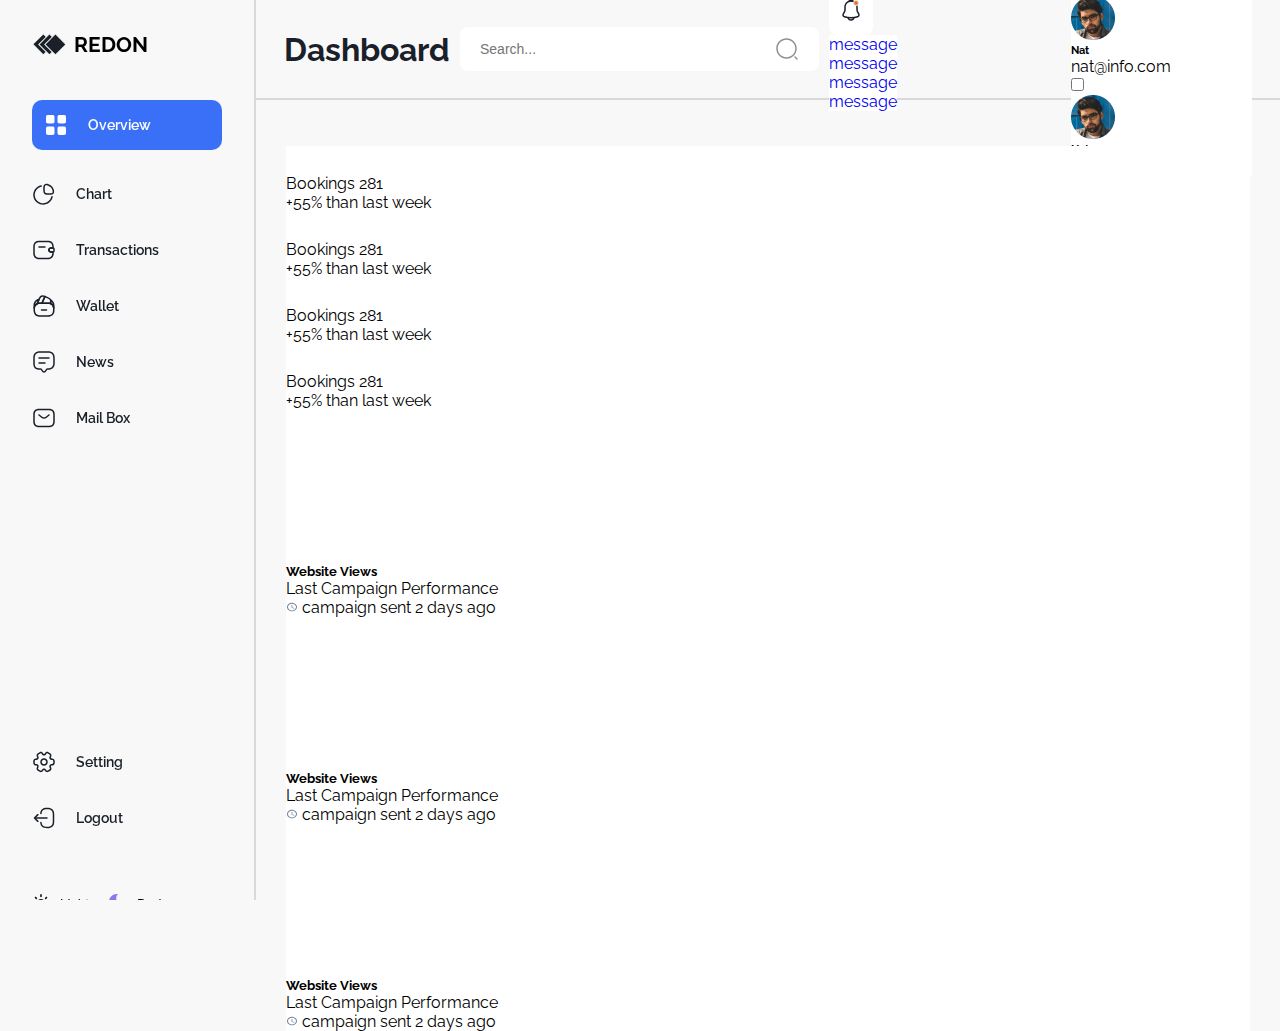
<file: dashboard-Admin/Chart.html>
<!DOCTYPE html>
<html lang="en">

<head>
    <meta charset="UTF-8">
    <meta name="viewport" content="width=device-width, initial-scale=1.0">
    <title>Document</title>
    <link rel="stylesheet" href="css/style.css">
    <link rel="stylesheet" href="css/media.css">

</head>

<body>



    <aside>
        <div class="logo">
            <svg xmlns="http://www.w3.org/2000/svg" width="35" height="23" viewBox="0 0 35 23" fill="none">
                <rect x="11.3137" y="0.707107" width="15" height="15" transform="rotate(45 11.3137 0.707107)"
                    fill="#1B2028" stroke="#F8F8F8" />
                <rect x="17.4559" y="0.849258" width="15" height="15" transform="rotate(45 17.4559 0.849258)"
                    fill="#1B2028" stroke="#F8F8F8" />
                <rect x="23.4559" y="0.849258" width="15" height="15" transform="rotate(45 23.4559 0.849258)"
                    fill="#1B2028" stroke="#F8F8F8" />
            </svg>
            <span>REDON</span>
        </div>
        <ul class="navgation_sidbar">
            <li>
                <a href="#" class="active_link_sidbar">
                    <svg xmlns="http://www.w3.org/2000/svg" width="24" height="24" viewBox="0 0 24 24" fill="none">
                        <path
                            d="M22 8.52V3.98C22 2.57 21.36 2 19.77 2H15.73C14.14 2 13.5 2.57 13.5 3.98V8.51C13.5 9.93 14.14 10.49 15.73 10.49H19.77C21.36 10.5 22 9.93 22 8.52Z"
                            fill="#1A2029" />
                        <path
                            d="M22 19.77V15.73C22 14.14 21.36 13.5 19.77 13.5H15.73C14.14 13.5 13.5 14.14 13.5 15.73V19.77C13.5 21.36 14.14 22 15.73 22H19.77C21.36 22 22 21.36 22 19.77Z"
                            fill="#1A2029" />
                        <path
                            d="M10.5 8.52V3.98C10.5 2.57 9.86 2 8.27 2H4.23C2.64 2 2 2.57 2 3.98V8.51C2 9.93 2.64 10.49 4.23 10.49H8.27C9.86 10.5 10.5 9.93 10.5 8.52Z"
                            fill="#1A2029" />
                        <path
                            d="M10.5 19.77V15.73C10.5 14.14 9.86 13.5 8.27 13.5H4.23C2.64 13.5 2 14.14 2 15.73V19.77C2 21.36 2.64 22 4.23 22H8.27C9.86 22 10.5 21.36 10.5 19.77Z"
                            fill="#1A2029" />
                    </svg>
                    <span>Overview</span>
                </a>
            </li>
            <li>
                <a href="#">
                    <svg xmlns="http://www.w3.org/2000/svg" width="24" height="24" viewBox="0 0 24 24" fill="none">
                        <path
                            d="M18.32 12.75H15C12.51 12.75 11.25 11.34 11.25 8.55002V5.68002C11.25 4.66002 11.37 3.20002 12.43 2.40002C13.32 1.74002 14.6 1.69002 16.49 2.24002C18.97 2.96002 21.04 5.03002 21.76 7.51002C22.31 9.39002 22.26 10.68 21.6 11.56C20.8 12.63 19.34 12.75 18.32 12.75ZM14.28 3.36002C13.87 3.36002 13.55 3.44002 13.34 3.60002C12.95 3.89002 12.76 4.57002 12.76 5.68002V8.56002C12.76 10.8 13.62 11.26 15.01 11.26H18.33C19.43 11.26 20.11 11.07 20.41 10.68C20.76 10.22 20.73 9.30002 20.34 7.95002C19.76 5.98002 18.06 4.27002 16.09 3.70002C15.35 3.47002 14.75 3.36002 14.28 3.36002Z"
                            fill="#1A2029" />
                        <path
                            d="M11.07 22.75C10.54 22.75 10 22.71 9.46 22.62C5.37 21.96 2.04 18.64 1.38 14.55C0.530005 9.29002 3.92 4.33002 9.11 3.27002C9.52 3.19002 9.91 3.45002 10 3.85002C10.08 4.26002 9.82 4.65002 9.42 4.74002C5.03 5.64002 2.15 9.84002 2.88 14.31C3.44 17.77 6.25 20.58 9.71 21.14C14.2 21.86 18.39 18.97 19.28 14.56C19.36 14.15 19.76 13.89 20.16 13.97C20.57 14.05 20.83 14.45 20.75 14.85C19.8 19.52 15.72 22.75 11.07 22.75Z"
                            fill="#1A2029" />
                    </svg>
                    <span>Chart</span>
                </a>
            </li>
            <li>
                <a href="#">
                    <svg xmlns="http://www.w3.org/2000/svg" width="24" height="24" viewBox="0 0 24 24" fill="none">
                        <path
                            d="M13 9.75H7C6.59 9.75 6.25 9.41 6.25 9C6.25 8.59 6.59 8.25 7 8.25H13C13.41 8.25 13.75 8.59 13.75 9C13.75 9.41 13.41 9.75 13 9.75Z"
                            fill="#1A2029" />
                        <path
                            d="M19.0399 14.7999C17.5299 14.7999 16.2499 13.6799 16.1299 12.2399C16.0499 11.4099 16.3499 10.5999 16.9499 10.0099C17.4499 9.48995 18.1599 9.19995 18.9099 9.19995H20.9999C21.9899 9.22995 22.7499 10.0099 22.7499 10.9699V13.03C22.7499 13.99 21.9899 14.7699 21.0299 14.7999H19.0399ZM20.9699 10.7H18.9199C18.5699 10.7 18.2499 10.8299 18.0199 11.0699C17.7299 11.3499 17.5899 11.7299 17.6299 12.1099C17.6799 12.7699 18.3199 13.2999 19.0399 13.2999H20.9999C21.1299 13.2999 21.2499 13.18 21.2499 13.03V10.9699C21.2499 10.8199 21.1299 10.71 20.9699 10.7Z"
                            fill="#1A2029" />
                        <path
                            d="M16 21.25H7C3.56 21.25 1.25 18.94 1.25 15.5V8.5C1.25 5.42 3.14998 3.19001 6.09998 2.82001C6.36998 2.78001 6.68 2.75 7 2.75H16C16.24 2.75 16.55 2.76 16.87 2.81C19.82 3.15 21.75 5.39 21.75 8.5V9.95001C21.75 10.36 21.41 10.7 21 10.7H18.92C18.57 10.7 18.25 10.83 18.02 11.07L18.01 11.08C17.73 11.35 17.6 11.72 17.63 12.1C17.68 12.76 18.32 13.29 19.04 13.29H21C21.41 13.29 21.75 13.63 21.75 14.04V15.49C21.75 18.94 19.44 21.25 16 21.25ZM7 4.25C6.76 4.25 6.52999 4.26999 6.29999 4.29999C4.09999 4.57999 2.75 6.18 2.75 8.5V15.5C2.75 18.08 4.42 19.75 7 19.75H16C18.58 19.75 20.25 18.08 20.25 15.5V14.8H19.04C17.53 14.8 16.25 13.68 16.13 12.24C16.05 11.42 16.35 10.6 16.95 10.02C17.47 9.49002 18.17 9.20001 18.92 9.20001H20.25V8.5C20.25 6.16 18.88 4.54998 16.66 4.28998C16.42 4.24998 16.21 4.25 16 4.25H7Z"
                            fill="#1A2029" />
                    </svg>
                    <span>Transactions</span>
                </a>
            </li>
            <li>
                <a href="#">
                    <svg xmlns="http://www.w3.org/2000/svg" width="24" height="24" viewBox="0 0 24 24" fill="none">
                        <path
                            d="M14.5 16.75H9.5C9.09 16.75 8.75 16.41 8.75 16C8.75 15.59 9.09 15.25 9.5 15.25H14.5C14.91 15.25 15.25 15.59 15.25 16C15.25 16.41 14.91 16.75 14.5 16.75Z"
                            fill="#1A2029" />
                        <path
                            d="M5.2 10.46C5.01 10.46 4.82 10.38 4.67 10.24C4.46 10.03 4.39 9.7 4.51 9.42L6.37 4.98C6.41 4.89 6.43 4.83 6.46 4.78C7.94 1.37 9.83 0.539999 13.17 1.82C13.36 1.89 13.51 2.04 13.59 2.23C13.67 2.42 13.67 2.63 13.59 2.82L10.66 9.62C10.54 9.89 10.27 10.07 9.97 10.07H7.12C6.55 10.07 6.01 10.18 5.49 10.4C5.4 10.44 5.3 10.46 5.2 10.46ZM10.61 2.75C9.37 2.75 8.61 3.56 7.82 5.4C7.81 5.43 7.79 5.46 7.78 5.49L6.47 8.6C6.69 8.58 6.9 8.57 7.12 8.57H9.47L11.88 2.97C11.41 2.82 10.99 2.75 10.61 2.75Z"
                            fill="#1A2029" />
                        <path
                            d="M18.29 10.27C18.22 10.27 18.14 10.26 18.07 10.24C17.7 10.13 17.29 10.07 16.87 10.07H9.96998C9.71998 10.07 9.47998 9.94002 9.33998 9.73002C9.20998 9.52002 9.17998 9.25002 9.27998 9.02002L12.18 2.29002C12.33 1.93002 12.76 1.69002 13.14 1.81002C13.26 1.85002 13.37 1.90002 13.49 1.95002L15.85 2.94002C17.23 3.51002 18.15 4.11002 18.75 4.83002C18.87 4.97002 18.97 5.12002 19.06 5.27002C19.17 5.44002 19.27 5.65002 19.34 5.86002C19.37 5.93002 19.42 6.06002 19.45 6.20002C19.73 7.14002 19.59 8.31002 18.99 9.81002C18.87 10.09 18.59 10.27 18.29 10.27ZM11.11 8.57002H16.88C17.2 8.57002 17.51 8.60002 17.82 8.65002C18.1 7.78002 18.16 7.11002 18 6.57002C17.98 6.48002 17.96 6.44002 17.95 6.40002C17.89 6.24002 17.85 6.15002 17.8 6.07002C17.73 5.96002 17.68 5.87002 17.6 5.78002C17.17 5.26002 16.41 4.78002 15.28 4.32002L13.3 3.49002L11.11 8.57002Z"
                            fill="#1A2029" />
                        <path
                            d="M15.9 22.75H8.1C7.82 22.75 7.56 22.73 7.3 22.7C3.79 22.46 1.79 20.46 1.55 16.91C1.52 16.69 1.5 16.42 1.5 16.15V14.2C1.5 11.95 2.84 9.92001 4.91 9.02001C5.61 8.72001 6.36 8.57001 7.13 8.57001H16.89C17.46 8.57001 18.01 8.65001 18.52 8.81001C20.87 9.52001 22.52 11.74 22.52 14.2V16.15C22.52 16.37 22.51 16.58 22.5 16.78C22.28 20.69 20 22.75 15.9 22.75ZM7.12 10.07C6.55 10.07 6.01 10.18 5.49 10.4C3.97 11.06 2.99 12.55 2.99 14.2V16.15C2.99 16.36 3.01 16.57 3.03 16.77C3.22 19.62 4.62 21.02 7.43 21.21C7.68 21.24 7.88 21.26 8.09 21.26H15.89C19.19 21.26 20.81 19.81 20.97 16.71C20.98 16.53 20.99 16.35 20.99 16.15V14.2C20.99 12.39 19.78 10.77 18.06 10.24C17.69 10.13 17.28 10.07 16.86 10.07H7.12Z"
                            fill="#1A2029" />
                        <path
                            d="M2.23999 14.95C1.82999 14.95 1.48999 14.61 1.48999 14.2V11.27C1.48999 8.11998 3.71999 5.39998 6.79999 4.79998C7.06999 4.74998 7.34999 4.84998 7.52999 5.05998C7.69999 5.26998 7.74999 5.56998 7.63999 5.81998L5.88999 9.99998C5.80999 10.18 5.66999 10.32 5.49999 10.4C3.97999 11.06 2.99999 12.55 2.99999 14.2C2.98999 14.61 2.65999 14.95 2.23999 14.95ZM5.59999 6.81998C4.31999 7.53998 3.38999 8.79998 3.09999 10.27C3.53999 9.81998 4.04999 9.43998 4.62999 9.15998L5.59999 6.81998Z"
                            fill="#1A2029" />
                        <path
                            d="M21.76 14.95C21.35 14.95 21.01 14.61 21.01 14.2C21.01 12.39 19.8 10.77 18.08 10.24C17.88 10.18 17.71 10.04 17.62 9.85002C17.53 9.66002 17.52 9.44002 17.6 9.25002C18.07 8.08002 18.19 7.23002 18 6.57002C17.98 6.48002 17.96 6.44002 17.95 6.40002C17.82 6.11002 17.89 5.77002 18.12 5.55002C18.35 5.33002 18.7 5.28002 18.98 5.43002C21.16 6.57002 22.51 8.81002 22.51 11.27V14.2C22.51 14.61 22.17 14.95 21.76 14.95ZM19.25 9.09002C19.88 9.38002 20.44 9.79002 20.91 10.28C20.72 9.30002 20.25 8.41002 19.56 7.71002C19.51 8.13002 19.41 8.59002 19.25 9.09002Z"
                            fill="#1A2029" />
                    </svg>
                    <span>Wallet</span>
                </a>
            </li>
            <li>
                <a href="#">
                    <svg xmlns="http://www.w3.org/2000/svg" width="24" height="24" viewBox="0 0 24 24" fill="none">
                        <path
                            d="M12 22.81C11.31 22.81 10.66 22.46 10.2 21.85L8.7 19.85C8.67 19.81 8.55 19.76 8.5 19.75H8C3.83 19.75 1.25 18.62 1.25 13V8C1.25 3.58 3.58 1.25 8 1.25H16C20.42 1.25 22.75 3.58 22.75 8V13C22.75 17.42 20.42 19.75 16 19.75H15.5C15.42 19.75 15.35 19.79 15.3 19.85L13.8 21.85C13.34 22.46 12.69 22.81 12 22.81ZM8 2.75C4.42 2.75 2.75 4.42 2.75 8V13C2.75 17.52 4.3 18.25 8 18.25H8.5C9.01 18.25 9.59 18.54 9.9 18.95L11.4 20.95C11.75 21.41 12.25 21.41 12.6 20.95L14.1 18.95C14.43 18.51 14.95 18.25 15.5 18.25H16C19.58 18.25 21.25 16.58 21.25 13V8C21.25 4.42 19.58 2.75 16 2.75H8Z"
                            fill="#1A2029" />
                        <path
                            d="M17 8.75H7C6.59 8.75 6.25 8.41 6.25 8C6.25 7.59 6.59 7.25 7 7.25H17C17.41 7.25 17.75 7.59 17.75 8C17.75 8.41 17.41 8.75 17 8.75Z"
                            fill="#1A2029" />
                        <path
                            d="M13 13.75H7C6.59 13.75 6.25 13.41 6.25 13C6.25 12.59 6.59 12.25 7 12.25H13C13.41 12.25 13.75 12.59 13.75 13C13.75 13.41 13.41 13.75 13 13.75Z"
                            fill="#1A2029" />
                    </svg>
                    <span>News</span>
                </a>
            </li>
            <li>
                <a href="#">
                    <svg xmlns="http://www.w3.org/2000/svg" width="24" height="24" viewBox="0 0 24 24" fill="none">
                        <path
                            d="M17 21.25H7C3.35 21.25 1.25 19.15 1.25 15.5V8.5C1.25 4.85 3.35 2.75 7 2.75H17C20.65 2.75 22.75 4.85 22.75 8.5V15.5C22.75 19.15 20.65 21.25 17 21.25ZM7 4.25C4.14 4.25 2.75 5.64 2.75 8.5V15.5C2.75 18.36 4.14 19.75 7 19.75H17C19.86 19.75 21.25 18.36 21.25 15.5V8.5C21.25 5.64 19.86 4.25 17 4.25H7Z"
                            fill="#1A2029" />
                        <path
                            d="M11.9998 12.87C11.1598 12.87 10.3098 12.61 9.65978 12.08L6.52978 9.57997C6.20978 9.31997 6.14978 8.84997 6.40978 8.52997C6.66978 8.20997 7.13978 8.14997 7.45978 8.40997L10.5898 10.91C11.3498 11.52 12.6398 11.52 13.3998 10.91L16.5298 8.40997C16.8498 8.14997 17.3298 8.19997 17.5798 8.52997C17.8398 8.84997 17.7898 9.32997 17.4598 9.57997L14.3298 12.08C13.6898 12.61 12.8398 12.87 11.9998 12.87Z"
                            fill="#1A2029" />
                    </svg>
                    <span>Mail Box</span>
                </a>
            </li>
            <li>
                <a href="">
                    <svg xmlns="http://www.w3.org/2000/svg" width="24" height="24" viewBox="0 0 24 24" fill="none">
                        <path
                            d="M12 15.75C9.93 15.75 8.25 14.07 8.25 12C8.25 9.93 9.93 8.25 12 8.25C14.07 8.25 15.75 9.93 15.75 12C15.75 14.07 14.07 15.75 12 15.75ZM12 9.75C10.76 9.75 9.75 10.76 9.75 12C9.75 13.24 10.76 14.25 12 14.25C13.24 14.25 14.25 13.24 14.25 12C14.25 10.76 13.24 9.75 12 9.75Z"
                            fill="#1A2029" />
                        <path
                            d="M15.21 22.19C15 22.19 14.79 22.16 14.58 22.11C13.96 21.94 13.44 21.55 13.11 21L12.99 20.8C12.4 19.78 11.59 19.78 11 20.8L10.89 20.99C10.56 21.55 10.04 21.95 9.42 22.11C8.79 22.28 8.14 22.19 7.59 21.86L5.87 20.87C5.26 20.52 4.82 19.95 4.63 19.26C4.45 18.57 4.54 17.86 4.89 17.25C5.18 16.74 5.26 16.28 5.09 15.99C4.92 15.7 4.49 15.53 3.9 15.53C2.44 15.53 1.25 14.34 1.25 12.88V11.12C1.25 9.66004 2.44 8.47004 3.9 8.47004C4.49 8.47004 4.92 8.30004 5.09 8.01004C5.26 7.72004 5.19 7.26004 4.89 6.75004C4.54 6.14004 4.45 5.42004 4.63 4.74004C4.81 4.05004 5.25 3.48004 5.87 3.13004L7.6 2.14004C8.73 1.47004 10.22 1.86004 10.9 3.01004L11.02 3.21004C11.61 4.23004 12.42 4.23004 13.01 3.21004L13.12 3.02004C13.8 1.86004 15.29 1.47004 16.43 2.15004L18.15 3.14004C18.76 3.49004 19.2 4.06004 19.39 4.75004C19.57 5.44004 19.48 6.15004 19.13 6.76004C18.84 7.27004 18.76 7.73004 18.93 8.02004C19.1 8.31004 19.53 8.48004 20.12 8.48004C21.58 8.48004 22.77 9.67004 22.77 11.13V12.89C22.77 14.35 21.58 15.54 20.12 15.54C19.53 15.54 19.1 15.71 18.93 16C18.76 16.29 18.83 16.75 19.13 17.26C19.48 17.87 19.58 18.59 19.39 19.27C19.21 19.96 18.77 20.53 18.15 20.88L16.42 21.87C16.04 22.08 15.63 22.19 15.21 22.19ZM12 18.49C12.89 18.49 13.72 19.05 14.29 20.04L14.4 20.23C14.52 20.44 14.72 20.59 14.96 20.65C15.2 20.71 15.44 20.68 15.64 20.56L17.37 19.56C17.63 19.41 17.83 19.16 17.91 18.86C17.99 18.56 17.95 18.25 17.8 17.99C17.23 17.01 17.16 16 17.6 15.23C18.04 14.46 18.95 14.02 20.09 14.02C20.73 14.02 21.24 13.51 21.24 12.87V11.11C21.24 10.48 20.73 9.96004 20.09 9.96004C18.95 9.96004 18.04 9.52004 17.6 8.75004C17.16 7.98004 17.23 6.97004 17.8 5.99004C17.95 5.73004 17.99 5.42004 17.91 5.12004C17.83 4.82004 17.64 4.58004 17.38 4.42004L15.65 3.43004C15.22 3.17004 14.65 3.32004 14.39 3.76004L14.28 3.95004C13.71 4.94004 12.88 5.50004 11.99 5.50004C11.1 5.50004 10.27 4.94004 9.7 3.95004L9.59 3.75004C9.34 3.33004 8.78 3.18004 8.35 3.43004L6.62 4.43004C6.36 4.58004 6.16 4.83004 6.08 5.13004C6 5.43004 6.04 5.74004 6.19 6.00004C6.76 6.98004 6.83 7.99004 6.39 8.76004C5.95 9.53004 5.04 9.97004 3.9 9.97004C3.26 9.97004 2.75 10.48 2.75 11.12V12.88C2.75 13.51 3.26 14.03 3.9 14.03C5.04 14.03 5.95 14.47 6.39 15.24C6.83 16.01 6.76 17.02 6.19 18C6.04 18.26 6 18.57 6.08 18.87C6.16 19.17 6.35 19.41 6.61 19.57L8.34 20.56C8.55 20.69 8.8 20.72 9.03 20.66C9.27 20.6 9.47 20.44 9.6 20.23L9.71 20.04C10.28 19.06 11.11 18.49 12 18.49Z"
                            fill="#1A2029" />
                    </svg>
                    <span>Setting</span>
                </a>
            </li>
            <li>
                <a href="">
                    <svg xmlns="http://www.w3.org/2000/svg" width="24" height="24" viewBox="0 0 24 24" fill="none">
                        <path
                            d="M15.24 22.27H15.11C10.67 22.27 8.53002 20.52 8.16002 16.6C8.12002 16.19 8.42002 15.82 8.84002 15.78C9.24002 15.74 9.62002 16.05 9.66002 16.46C9.95002 19.6 11.43 20.77 15.12 20.77H15.25C19.32 20.77 20.76 19.33 20.76 15.26V8.73998C20.76 4.66998 19.32 3.22998 15.25 3.22998H15.12C11.41 3.22998 9.93002 4.41998 9.66002 7.61998C9.61002 8.02998 9.26002 8.33998 8.84002 8.29998C8.42002 8.26998 8.12001 7.89998 8.15001 7.48998C8.49001 3.50998 10.64 1.72998 15.11 1.72998H15.24C20.15 1.72998 22.25 3.82998 22.25 8.73998V15.26C22.25 20.17 20.15 22.27 15.24 22.27Z"
                            fill="#1A2029" />
                        <path
                            d="M15 12.75H3.62C3.21 12.75 2.87 12.41 2.87 12C2.87 11.59 3.21 11.25 3.62 11.25H15C15.41 11.25 15.75 11.59 15.75 12C15.75 12.41 15.41 12.75 15 12.75Z"
                            fill="#1A2029" />
                        <path
                            d="M5.85 16.1C5.66 16.1 5.47 16.03 5.32 15.88L1.97 12.53C1.68 12.24 1.68 11.76 1.97 11.47L5.32 8.11997C5.61 7.82997 6.09 7.82997 6.38 8.11997C6.67 8.40997 6.67 8.88997 6.38 9.17997L3.56 12L6.38 14.82C6.67 15.11 6.67 15.59 6.38 15.88C6.24 16.03 6.04 16.1 5.85 16.1Z"
                            fill="#1A2029" />
                    </svg>
                    <span>Logout</span>
                </a>
            </li>
        </ul>
        <div class="toggle_darkmode">
            <button id="ligthModeBtn">
                <svg xmlns="http://www.w3.org/2000/svg" width="18" height="18" viewBox="0 0 18 18" fill="none">
                    <path
                        d="M9 4.90909C6.74182 4.90909 4.90909 6.74182 4.90909 9C4.90909 11.2582 6.74182 13.0909 9 13.0909C11.2582 13.0909 13.0909 11.2582 13.0909 9C13.0909 6.74182 11.2582 4.90909 9 4.90909ZM0.818182 9.81818H2.45455C2.90455 9.81818 3.27273 9.45 3.27273 9C3.27273 8.55 2.90455 8.18182 2.45455 8.18182H0.818182C0.368182 8.18182 0 8.55 0 9C0 9.45 0.368182 9.81818 0.818182 9.81818ZM15.5455 9.81818H17.1818C17.6318 9.81818 18 9.45 18 9C18 8.55 17.6318 8.18182 17.1818 8.18182H15.5455C15.0955 8.18182 14.7273 8.55 14.7273 9C14.7273 9.45 15.0955 9.81818 15.5455 9.81818ZM8.18182 0.818182V2.45455C8.18182 2.90455 8.55 3.27273 9 3.27273C9.45 3.27273 9.81818 2.90455 9.81818 2.45455V0.818182C9.81818 0.368182 9.45 0 9 0C8.55 0 8.18182 0.368182 8.18182 0.818182ZM8.18182 15.5455V17.1818C8.18182 17.6318 8.55 18 9 18C9.45 18 9.81818 17.6318 9.81818 17.1818V15.5455C9.81818 15.0955 9.45 14.7273 9 14.7273C8.55 14.7273 8.18182 15.0955 8.18182 15.5455ZM4.08273 2.92909C4.00703 2.85324 3.91713 2.79307 3.81815 2.75201C3.71917 2.71095 3.61307 2.68982 3.50591 2.68982C3.39875 2.68982 3.29265 2.71095 3.19367 2.75201C3.09469 2.79307 3.00478 2.85324 2.92909 2.92909C2.85324 3.00478 2.79307 3.09469 2.75201 3.19367C2.71095 3.29265 2.68982 3.39875 2.68982 3.50591C2.68982 3.61307 2.71095 3.71917 2.75201 3.81815C2.79307 3.91713 2.85324 4.00703 2.92909 4.08273L3.79636 4.95C4.11545 5.26909 4.63909 5.26909 4.95 4.95C5.26091 4.63091 5.26909 4.10727 4.95 3.79636L4.08273 2.92909ZM14.2036 13.05C14.1279 12.9742 14.038 12.914 13.9391 12.8729C13.8401 12.8319 13.734 12.8107 13.6268 12.8107C13.5197 12.8107 13.4136 12.8319 13.3146 12.8729C13.2156 12.914 13.1257 12.9742 13.05 13.05C12.9742 13.1257 12.914 13.2156 12.8729 13.3146C12.8319 13.4136 12.8107 13.5197 12.8107 13.6268C12.8107 13.734 12.8319 13.8401 12.8729 13.9391C12.914 14.038 12.9742 14.1279 13.05 14.2036L13.9173 15.0709C14.2364 15.39 14.76 15.39 15.0709 15.0709C15.1468 14.9952 15.2069 14.9053 15.248 14.8063C15.289 14.7074 15.3102 14.6012 15.3102 14.4941C15.3102 14.3869 15.289 14.2808 15.248 14.1819C15.2069 14.0829 15.1468 13.993 15.0709 13.9173L14.2036 13.05ZM15.0709 4.08273C15.1468 4.00703 15.2069 3.91713 15.248 3.81815C15.289 3.71917 15.3102 3.61307 15.3102 3.50591C15.3102 3.39875 15.289 3.29265 15.248 3.19367C15.2069 3.09469 15.1468 3.00478 15.0709 2.92909C14.9952 2.85324 14.9053 2.79307 14.8063 2.75201C14.7074 2.71095 14.6012 2.68982 14.4941 2.68982C14.3869 2.68982 14.2808 2.71095 14.1819 2.75201C14.0829 2.79307 13.993 2.85324 13.9173 2.92909L13.05 3.79636C12.7309 4.11545 12.7309 4.63909 13.05 4.95C13.3691 5.26091 13.8927 5.26909 14.2036 4.95L15.0709 4.08273ZM4.95 14.2036C5.02585 14.1279 5.08602 14.038 5.12708 13.9391C5.16814 13.8401 5.18927 13.734 5.18927 13.6268C5.18927 13.5197 5.16814 13.4136 5.12708 13.3146C5.08602 13.2156 5.02585 13.1257 4.95 13.05C4.87431 12.9742 4.7844 12.914 4.68542 12.8729C4.58644 12.8319 4.48034 12.8107 4.37318 12.8107C4.26603 12.8107 4.15992 12.8319 4.06094 12.8729C3.96197 12.914 3.87206 12.9742 3.79636 13.05L2.92909 13.9173C2.61 14.2364 2.61 14.76 2.92909 15.0709C3.24818 15.3818 3.77182 15.39 4.08273 15.0709L4.95 14.2036Z"
                        fill="#14161D" />
                </svg>
                <span>Light</span>
            </button>
            <button id="darkModeBtn">
                <svg xmlns="http://www.w3.org/2000/svg" width="18" height="18" viewBox="0 0 18 18" fill="none">
                    <path
                        d="M8 16C5.77778 16 3.88889 15.2222 2.33333 13.6667C0.777778 12.1111 0 10.2222 0 8C0 5.77778 0.777778 3.88889 2.33333 2.33333C3.88889 0.777778 5.77778 0 8 0C8.20741 0 8.41126 0.00740749 8.61156 0.0222223C8.81185 0.0370371 9.008 0.0592592 9.2 0.0888888C8.59259 0.518518 8.10726 1.07793 7.744 1.76711C7.38074 2.4563 7.19941 3.20059 7.2 4C7.2 5.33333 7.66667 6.46667 8.6 7.4C9.53333 8.33333 10.6667 8.8 12 8.8C12.8148 8.8 13.563 8.61837 14.2444 8.25511C14.9259 7.89185 15.4815 7.40681 15.9111 6.8C15.9407 6.99259 15.963 7.18874 15.9778 7.38844C15.9926 7.58815 16 7.792 16 8C16 10.2222 15.2222 12.1111 13.6667 13.6667C12.1111 15.2222 10.2222 16 8 16Z"
                        fill="#8C77ED" />
                </svg>
                <span>Dark</span>
            </button>
        </div>
    </aside>

    <header>
        <div class="burger_menu">
            <svg xmlns="http://www.w3.org/2000/svg" width="25" height="24" viewBox="0 0 25 24" fill="none">
                <path
                    d="M18.04 8.30989C18.6924 8.30989 19.3181 8.05071 19.7795 7.58938C20.2408 7.12804 20.5 6.50232 20.5 5.84989C20.5 5.19746 20.2408 4.57175 19.7795 4.11041C19.3181 3.64907 18.6924 3.38989 18.04 3.38989C17.3876 3.38989 16.7619 3.64907 16.3005 4.11041C15.8392 4.57175 15.58 5.19746 15.58 5.84989C15.58 6.50232 15.8392 7.12804 16.3005 7.58938C16.7619 8.05071 17.3876 8.30989 18.04 8.30989ZM6.96 8.30989C7.61243 8.30989 8.23814 8.05071 8.69948 7.58938C9.16082 7.12804 9.42 6.50232 9.42 5.84989C9.42 5.19746 9.16082 4.57175 8.69948 4.11041C8.23814 3.64907 7.61243 3.38989 6.96 3.38989C6.30757 3.38989 5.68186 3.64907 5.22052 4.11041C4.75918 4.57175 4.5 5.19746 4.5 5.84989C4.5 6.50232 4.75918 7.12804 5.22052 7.58938C5.68186 8.05071 6.30757 8.30989 6.96 8.30989ZM18.04 20.6099C18.3631 20.6099 18.6829 20.5463 18.9814 20.4226C19.2799 20.299 19.551 20.1178 19.7795 19.8894C20.0079 19.6609 20.1891 19.3898 20.3127 19.0913C20.4364 18.7928 20.5 18.4729 20.5 18.1499C20.5 17.8268 20.4364 17.507 20.3127 17.2085C20.1891 16.91 20.0079 16.6388 19.7795 16.4104C19.551 16.182 19.2799 16.0008 18.9814 15.8771C18.6829 15.7535 18.3631 15.6899 18.04 15.6899C17.3876 15.6899 16.7619 15.9491 16.3005 16.4104C15.8392 16.8717 15.58 17.4975 15.58 18.1499C15.58 18.8023 15.8392 19.428 16.3005 19.8894C16.7619 20.3507 17.3876 20.6099 18.04 20.6099ZM6.96 20.6099C7.28305 20.6099 7.60294 20.5463 7.9014 20.4226C8.19986 20.299 8.47105 20.1178 8.69948 19.8894C8.92792 19.6609 9.10912 19.3898 9.23274 19.0913C9.35637 18.7928 9.42 18.4729 9.42 18.1499C9.42 17.8268 9.35637 17.507 9.23274 17.2085C9.10912 16.91 8.92792 16.6388 8.69948 16.4104C8.47105 16.182 8.19986 16.0008 7.9014 15.8771C7.60294 15.7535 7.28305 15.6899 6.96 15.6899C6.30757 15.6899 5.68186 15.9491 5.22052 16.4104C4.75918 16.8717 4.5 17.4975 4.5 18.1499C4.5 18.8023 4.75918 19.428 5.22052 19.8894C5.68186 20.3507 6.30757 20.6099 6.96 20.6099Z"
                    stroke="#111827" stroke-width="1.5" stroke-miterlimit="10" stroke-linecap="round"
                    stroke-linejoin="round" />
            </svg>
        </div>
        <div class="title_header">
            <h5>Dashboard</h5>
        </div>
        <form action="" class="search_box_header box_shadow">
            <input type="text" placeholder="Search...">
            <button>
                <svg xmlns="http://www.w3.org/2000/svg" width="24" height="24" viewBox="0 0 24 24" fill="none">
                    <path
                        d="M11.5 21.75C5.85 21.75 1.25 17.15 1.25 11.5C1.25 5.85 5.85 1.25 11.5 1.25C17.15 1.25 21.75 5.85 21.75 11.5C21.75 17.15 17.15 21.75 11.5 21.75ZM11.5 2.75C6.67 2.75 2.75 6.68 2.75 11.5C2.75 16.32 6.67 20.25 11.5 20.25C16.33 20.25 20.25 16.32 20.25 11.5C20.25 6.68 16.33 2.75 11.5 2.75Z"
                        fill="#1A2029" fill-opacity="0.5" />
                    <path
                        d="M22.0004 22.7502C21.8104 22.7502 21.6204 22.6802 21.4704 22.5302L19.4704 20.5302C19.1804 20.2402 19.1804 19.7602 19.4704 19.4702C19.7604 19.1802 20.2404 19.1802 20.5304 19.4702L22.5304 21.4702C22.8204 21.7602 22.8204 22.2402 22.5304 22.5302C22.3804 22.6802 22.1904 22.7502 22.0004 22.7502Z"
                        fill="#1A2029" fill-opacity="0.5" />
                </svg>
            </button>
        </form>
        <div class="user_action">
            <div class="message_user">
                <button class="box_shadow" id="btn_notification">
                    <svg xmlns="http://www.w3.org/2000/svg" width="24" height="24" viewBox="0 0 24 24" fill="none">
                        <path
                            d="M12.02 20.53C9.68999 20.53 7.35999 20.16 5.14999 19.42C4.30999 19.13 3.66999 18.54 3.38999 17.77C3.09999 17 3.19999 16.15 3.65999 15.39L4.80999 13.48C5.04999 13.08 5.26999 12.28 5.26999 11.81V8.91998C5.26999 5.19998 8.29999 2.16998 12.02 2.16998C15.74 2.16998 18.77 5.19998 18.77 8.91998V11.81C18.77 12.27 18.99 13.08 19.23 13.49L20.37 15.39C20.8 16.11 20.88 16.98 20.59 17.77C20.3 18.56 19.67 19.16 18.88 19.42C16.68 20.16 14.35 20.53 12.02 20.53ZM12.02 3.66998C9.12999 3.66998 6.76999 6.01998 6.76999 8.91998V11.81C6.76999 12.54 6.46999 13.62 6.09999 14.25L4.94999 16.16C4.72999 16.53 4.66999 16.92 4.79999 17.25C4.91999 17.59 5.21999 17.85 5.62999 17.99C9.80999 19.39 14.24 19.39 18.42 17.99C18.78 17.87 19.06 17.6 19.19 17.24C19.32 16.88 19.29 16.49 19.09 16.16L17.94 14.25C17.56 13.6 17.27 12.53 17.27 11.8V8.91998C17.27 6.01998 14.92 3.66998 12.02 3.66998Z"
                            fill="#1A2029" />
                        <path
                            d="M13.88 3.93999C13.81 3.93999 13.74 3.92999 13.67 3.90999C13.38 3.82999 13.1 3.76999 12.83 3.72999C11.98 3.61999 11.16 3.67999 10.39 3.90999C10.11 3.99999 9.80999 3.90999 9.61999 3.69999C9.42999 3.48999 9.36999 3.18999 9.47999 2.91999C9.88999 1.86999 10.89 1.17999 12.03 1.17999C13.17 1.17999 14.17 1.85999 14.58 2.91999C14.68 3.18999 14.63 3.48999 14.44 3.69999C14.29 3.85999 14.08 3.93999 13.88 3.93999Z"
                            fill="#1A2029" />
                        <path
                            d="M12.02 22.81C11.03 22.81 10.07 22.41 9.36999 21.71C8.66999 21.01 8.26999 20.05 8.26999 19.06H9.76999C9.76999 19.65 10.01 20.23 10.43 20.65C10.85 21.07 11.43 21.31 12.02 21.31C13.26 21.31 14.27 20.3 14.27 19.06H15.77C15.77 21.13 14.09 22.81 12.02 22.81Z"
                            fill="#1A2029" />
                        <circle cx="17" cy="5" r="2.5" fill="#F46D22" stroke="#E6EFFE" />
                    </svg>
                </button>
                <ul class="box_shadow  message_list_user" id="list_notification">
                    <li><a href="#">message</a></li>
                    <li><a href="#">message</a></li>
                    <li><a href="#">message</a></li>
                    <li><a href="#">message</a></li>
                </ul>
            </div>
            <div class="user_info">
                <div class="img_user_info">
                    <img src="img/Photo.png" alt="">
                </div>
                <div class="full_name_user">
                    <span>Esther Howard</span>
                    <span>
                        <svg xmlns="http://www.w3.org/2000/svg" width="24" height="24" viewBox="0 0 24 24" fill="none">
                            <path
                                d="M12 14.91C11.81 14.91 11.62 14.84 11.47 14.69L7.93997 11.16C7.64997 10.87 7.64997 10.39 7.93997 10.1C8.22997 9.81001 8.70997 9.81001 8.99997 10.1L12 13.1L15 10.1C15.29 9.81001 15.77 9.81001 16.06 10.1C16.35 10.39 16.35 10.87 16.06 11.16L12.53 14.69C12.38 14.84 12.19 14.91 12 14.91Z"
                                fill="#9E9E9E" />
                        </svg>
                    </span>
                </div>
                <div class="list_account_user box_shadow ">
                    <form class="search_user">
                        <input type="text" placeholder="Search...">
                        <button>
                            <svg xmlns="http://www.w3.org/2000/svg" width="25" height="26" viewBox="0 0 25 26"
                                fill="none">
                                <path
                                    d="M16.4115 15.349H15.5885L15.2969 15.0677C16.3177 13.8802 16.9323 12.3385 16.9323 10.6615C16.9323 6.92187 13.901 3.89062 10.1615 3.89062C6.42187 3.89062 3.39062 6.92187 3.39062 10.6615C3.39062 14.401 6.42187 17.4323 10.1615 17.4323C11.8385 17.4323 13.3802 16.8177 14.5677 15.7969L14.849 16.0885V16.9115L20.0573 22.1094L21.6094 20.5573L16.4115 15.349ZM10.1615 15.349C7.56771 15.349 5.47396 13.2552 5.47396 10.6615C5.47396 8.06771 7.56771 5.97396 10.1615 5.97396C12.7552 5.97396 14.849 8.06771 14.849 10.6615C14.849 13.2552 12.7552 15.349 10.1615 15.349Z"
                                    fill="#B6BFC8" />
                            </svg>
                        </button>
                    </form>
                    <div class="container_account">
                        <div class="account_user d_flex">
                            <input type="checkbox" name="" id="">
                            <div class="info_user_account d_flex align_items_center">
                                <img src="img/Photo.png" alt="">
                                <div class="account_text_user">
                                    <h6>Nat</h6>
                                    <span>nat@info.com</span>
                                </div>
                            </div>
                        </div>
                        <div class="account_user d_flex">
                            <input type="checkbox" name="" id="">
                            <div class="info_user_account d_flex align_items_center">
                                <img src="img/Photo.png" alt="">
                                <div class="account_text_user">
                                    <h6>Nat</h6>
                                    <span>nat@info.com</span>
                                </div>
                            </div>
                        </div>
                    </div>
                </div>
            </div>
        </div>
    </header>

    <main>
        <div class="search_box_main">
            <form action="" class="search_box_header box_shadow">
                <input type="text" placeholder="Search...">
                <button>
                    <svg xmlns="http://www.w3.org/2000/svg" width="24" height="24" viewBox="0 0 24 24" fill="none">
                        <path
                            d="M11.5 21.75C5.85 21.75 1.25 17.15 1.25 11.5C1.25 5.85 5.85 1.25 11.5 1.25C17.15 1.25 21.75 5.85 21.75 11.5C21.75 17.15 17.15 21.75 11.5 21.75ZM11.5 2.75C6.67 2.75 2.75 6.68 2.75 11.5C2.75 16.32 6.67 20.25 11.5 20.25C16.33 20.25 20.25 16.32 20.25 11.5C20.25 6.68 16.33 2.75 11.5 2.75Z"
                            fill="#1A2029" fill-opacity="0.5"></path>
                        <path
                            d="M22.0004 22.7502C21.8104 22.7502 21.6204 22.6802 21.4704 22.5302L19.4704 20.5302C19.1804 20.2402 19.1804 19.7602 19.4704 19.4702C19.7604 19.1802 20.2404 19.1802 20.5304 19.4702L22.5304 21.4702C22.8204 21.7602 22.8204 22.2402 22.5304 22.5302C22.3804 22.6802 22.1904 22.7502 22.0004 22.7502Z"
                            fill="#1A2029" fill-opacity="0.5"></path>
                    </svg>
                </button>
            </form>
        </div>
        <div class="container_chart_view">
            <div class="charts_card">
                <div class="card_chart_item box_shadow">
                    <div class="card_chart_header d_flex a justify_content_between">
                        <div class="icon_cahrt_card icon_account_circle d_flex align_items_center justify_content_center">
                            <svg width="24" height="24" viewBox="0 0 24 24" fill="none"
                                xmlns="http://www.w3.org/2000/svg">
                                <path
                                    d="M12 19.2C9.5 19.2 7.29 17.92 6 16C6.03 14 10 12.9 12 12.9C14 12.9 17.97 14 18 16C16.71 17.92 14.5 19.2 12 19.2ZM12 5C12.7956 5 13.5587 5.31607 14.1213 5.87868C14.6839 6.44129 15 7.20435 15 8C15 8.79565 14.6839 9.55871 14.1213 10.1213C13.5587 10.6839 12.7956 11 12 11C11.2044 11 10.4413 10.6839 9.87868 10.1213C9.31607 9.55871 9 8.79565 9 8C9 7.20435 9.31607 6.44129 9.87868 5.87868C10.4413 5.31607 11.2044 5 12 5ZM12 2C10.6868 2 9.38642 2.25866 8.17317 2.7612C6.95991 3.26375 5.85752 4.00035 4.92893 4.92893C3.05357 6.8043 2 9.34784 2 12C2 14.6522 3.05357 17.1957 4.92893 19.0711C5.85752 19.9997 6.95991 20.7362 8.17317 21.2388C9.38642 21.7413 10.6868 22 12 22C14.6522 22 17.1957 20.9464 19.0711 19.0711C20.9464 17.1957 22 14.6522 22 12C22 6.47 17.5 2 12 2Z"
                                    fill="white" />
                            </svg>
                        </div>
                        <div class="title">
                            <span>Bookings</span>
                            <span>281</span>
                        </div>
                    </div>
                    <div class="card_chart_footer">
                        <span>+55%</span>
                        <span> than last week</span>
                    </div>
                </div>
                <div class="card_chart_item box_shadow">
                    <div class="card_chart_header d_flex a justify_content_between">
                        <div class="icon_cahrt_card icon_chart_bar d_flex align_items_center justify_content_center">
                            <svg width="24" height="24" viewBox="0 0 24 24" fill="none" xmlns="http://www.w3.org/2000/svg">
                                <path d="M22 21H2V3H4V19H6V10H10V19H12V6H16V19H18V14H22V21Z" fill="white"/>
                                </svg>
                                
                        </div>
                        <div class="title">
                            <span>Bookings</span>
                            <span>281</span>
                        </div>
                    </div>
                    <div class="card_chart_footer">
                        <span>+55%</span>
                        <span> than last week</span>
                    </div>
                </div>
                <div class="card_chart_item box_shadow">
                    <div class="card_chart_header d_flex a justify_content_between">
                        <div class="icon_cahrt_card icon_chart_store d_flex align_items_center justify_content_center">
                            <svg width="24" height="24" viewBox="0 0 24 24" fill="none" xmlns="http://www.w3.org/2000/svg">
                                <path d="M12 18H6V14H12V18ZM21 14V12L20 7H4L3 12V14H4V20H14V14H18V20H20V14H21ZM20 4H4V6H20V4Z" fill="white"/>
                                </svg>
                                
                                
                        </div>
                        <div class="title">
                            <span>Bookings</span>
                            <span>281</span>
                        </div>
                    </div>
                    <div class="card_chart_footer">
                        <span>+55%</span>
                        <span> than last week</span>
                    </div>
                </div>
                <div class="card_chart_item box_shadow">
                    <div class="card_chart_header d_flex a justify_content_between">
                        <div class="icon_cahrt_card icon_account_plus d_flex align_items_center justify_content_center">
                            <svg width="24" height="24" viewBox="0 0 24 24" fill="none" xmlns="http://www.w3.org/2000/svg">
                                <path d="M15 14C12.33 14 7 15.33 7 18V20H23V18C23 15.33 17.67 14 15 14ZM6 10V7H4V10H1V12H4V15H6V12H9V10H6ZM15 12C16.0609 12 17.0783 11.5786 17.8284 10.8284C18.5786 10.0783 19 9.06087 19 8C19 6.93913 18.5786 5.92172 17.8284 5.17157C17.0783 4.42143 16.0609 4 15 4C13.9391 4 12.9217 4.42143 12.1716 5.17157C11.4214 5.92172 11 6.93913 11 8C11 9.06087 11.4214 10.0783 12.1716 10.8284C12.9217 11.5786 13.9391 12 15 12Z" fill="white"/>
                                </svg>
                                
                        </div>
                        <div class="title">
                            <span>Bookings</span>
                            <span>281</span>
                        </div>
                    </div>
                    <div class="card_chart_footer">
                        <span>+55%</span>
                        <span> than last week</span>
                    </div>
                </div>
              
            </div>
            <div class="graph_data">
                <div class="card_graph box_shadow">
                    <div class="line_card_graph bg_gradients_red">
                        <canvas id="graph_1"></canvas>
                    </div>
                    <div class="caption_card_graph">
                        <h5>Website Views</h5>
                        <span>Last Campaign Performance</span>
                    </div>
                    <div class="footer_card_graph">
                        <svg width="12" height="12" viewBox="0 0 12 12" fill="none" xmlns="http://www.w3.org/2000/svg">
                            <path d="M6 9.50426C7.06087 9.50426 8.07828 9.14406 8.82843 8.50291C9.57857 7.86176 10 6.99218 10 6.08545C10 5.17873 9.57857 4.30915 8.82843 3.668C8.07828 3.02685 7.06087 2.66665 6 2.66665C4.93913 2.66665 3.92172 3.02685 3.17157 3.668C2.42143 4.30915 2 5.17873 2 6.08545C2 6.99218 2.42143 7.86176 3.17157 8.50291C3.92172 9.14406 4.93913 9.50426 6 9.50426ZM6 1.81195C6.65661 1.81195 7.30679 1.92249 7.91342 2.13725C8.52005 2.35202 9.07124 2.6668 9.53553 3.06363C9.99983 3.46046 10.3681 3.93157 10.6194 4.45005C10.8707 4.96854 11 5.52425 11 6.08545C11 7.21886 10.4732 8.30584 9.53553 9.10728C8.59785 9.90871 7.32608 10.359 6 10.359C3.235 10.359 1 8.43588 1 6.08545C1 4.95205 1.52678 3.86507 2.46447 3.06363C3.40215 2.26219 4.67392 1.81195 6 1.81195ZM6.25 3.9487V6.19229L8.5 7.33332L8.125 7.85896L5.5 6.5128V3.9487H6.25Z" fill="#7B809A"/>
                            </svg>  
                            <span>
                                campaign sent 2 days ago
                            </span>                          
                    </div>
                </div>
                <div class="card_graph box_shadow">
                    <div class="line_card_graph bg_gradients_green">
                        <canvas id="graph_2"></canvas>
                    </div>
                    <div class="caption_card_graph">
                        <h5>Website Views</h5>
                        <span>Last Campaign Performance</span>
                    </div>
                    <div class="footer_card_graph">
                        <svg width="12" height="12" viewBox="0 0 12 12" fill="none" xmlns="http://www.w3.org/2000/svg">
                            <path d="M6 9.50426C7.06087 9.50426 8.07828 9.14406 8.82843 8.50291C9.57857 7.86176 10 6.99218 10 6.08545C10 5.17873 9.57857 4.30915 8.82843 3.668C8.07828 3.02685 7.06087 2.66665 6 2.66665C4.93913 2.66665 3.92172 3.02685 3.17157 3.668C2.42143 4.30915 2 5.17873 2 6.08545C2 6.99218 2.42143 7.86176 3.17157 8.50291C3.92172 9.14406 4.93913 9.50426 6 9.50426ZM6 1.81195C6.65661 1.81195 7.30679 1.92249 7.91342 2.13725C8.52005 2.35202 9.07124 2.6668 9.53553 3.06363C9.99983 3.46046 10.3681 3.93157 10.6194 4.45005C10.8707 4.96854 11 5.52425 11 6.08545C11 7.21886 10.4732 8.30584 9.53553 9.10728C8.59785 9.90871 7.32608 10.359 6 10.359C3.235 10.359 1 8.43588 1 6.08545C1 4.95205 1.52678 3.86507 2.46447 3.06363C3.40215 2.26219 4.67392 1.81195 6 1.81195ZM6.25 3.9487V6.19229L8.5 7.33332L8.125 7.85896L5.5 6.5128V3.9487H6.25Z" fill="#7B809A"/>
                            </svg>  
                            <span>
                                campaign sent 2 days ago
                            </span>                          
                    </div>
                </div>
                <div class="card_graph box_shadow">
                    <div class="line_card_graph bg_gradients_black">
                        <canvas id="graph_3"></canvas>
                    </div>
                    <div class="caption_card_graph">
                        <h5>Website Views</h5>
                        <span>Last Campaign Performance</span>
                    </div>
                    <div class="footer_card_graph">
                        <svg width="12" height="12" viewBox="0 0 12 12" fill="none" xmlns="http://www.w3.org/2000/svg">
                            <path d="M6 9.50426C7.06087 9.50426 8.07828 9.14406 8.82843 8.50291C9.57857 7.86176 10 6.99218 10 6.08545C10 5.17873 9.57857 4.30915 8.82843 3.668C8.07828 3.02685 7.06087 2.66665 6 2.66665C4.93913 2.66665 3.92172 3.02685 3.17157 3.668C2.42143 4.30915 2 5.17873 2 6.08545C2 6.99218 2.42143 7.86176 3.17157 8.50291C3.92172 9.14406 4.93913 9.50426 6 9.50426ZM6 1.81195C6.65661 1.81195 7.30679 1.92249 7.91342 2.13725C8.52005 2.35202 9.07124 2.6668 9.53553 3.06363C9.99983 3.46046 10.3681 3.93157 10.6194 4.45005C10.8707 4.96854 11 5.52425 11 6.08545C11 7.21886 10.4732 8.30584 9.53553 9.10728C8.59785 9.90871 7.32608 10.359 6 10.359C3.235 10.359 1 8.43588 1 6.08545C1 4.95205 1.52678 3.86507 2.46447 3.06363C3.40215 2.26219 4.67392 1.81195 6 1.81195ZM6.25 3.9487V6.19229L8.5 7.33332L8.125 7.85896L5.5 6.5128V3.9487H6.25Z" fill="#7B809A"/>
                            </svg>  
                            <span>
                                campaign sent 2 days ago
                            </span>                          
                    </div>
                </div>
            </div>
        </div>
    </main>

    <div class="bg_cover">

    </div>

    <script src="js/plugins/chart.js"></script>
    <script src="js/plugins/apexcharts.js"></script>

    <script src="js/main.js"></script>

</body>

</html>
</file>
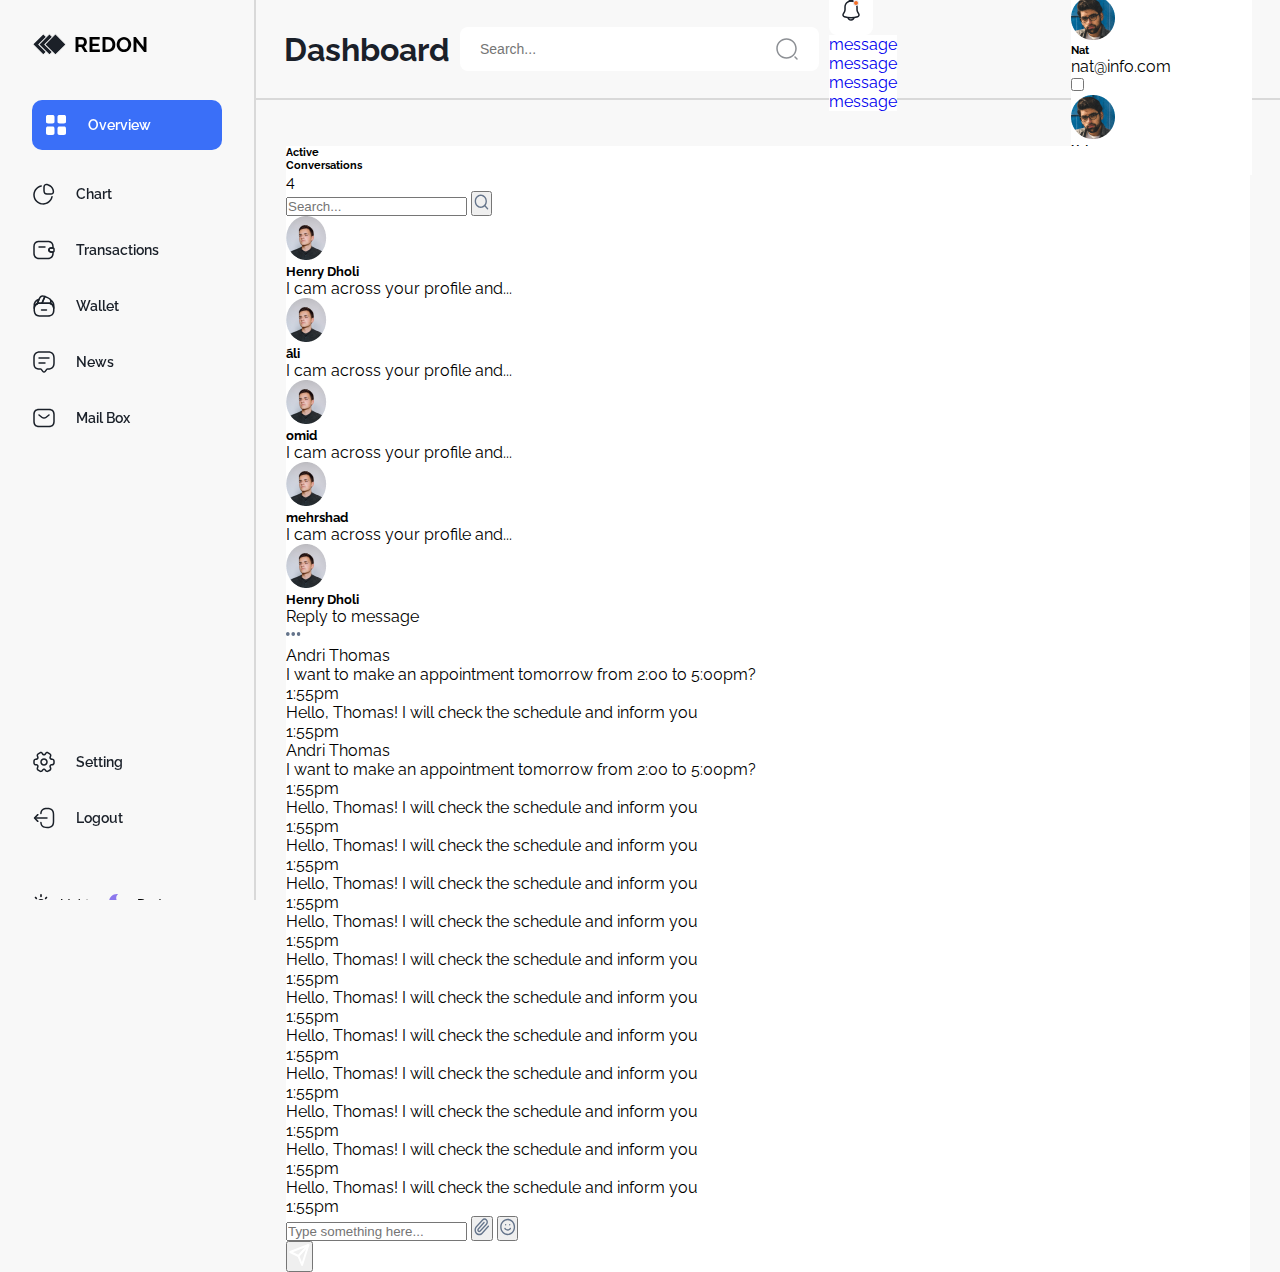
<file: dashboard-Admin/MessageChat.html>
<!DOCTYPE html>
<html lang="en">

<head>
    <meta charset="UTF-8">
    <meta name="viewport" content="width=device-width, initial-scale=1.0">
    <title>Document</title>
    <link rel="stylesheet" href="css/style.css">
    <link rel="stylesheet" href="css/media.css">

</head>

<body>


    <aside>
        <div class="logo">
            <svg xmlns="http://www.w3.org/2000/svg" width="35" height="23" viewBox="0 0 35 23" fill="none">
                <rect x="11.3137" y="0.707107" width="15" height="15" transform="rotate(45 11.3137 0.707107)"
                    fill="#1B2028" stroke="#F8F8F8" />
                <rect x="17.4559" y="0.849258" width="15" height="15" transform="rotate(45 17.4559 0.849258)"
                    fill="#1B2028" stroke="#F8F8F8" />
                <rect x="23.4559" y="0.849258" width="15" height="15" transform="rotate(45 23.4559 0.849258)"
                    fill="#1B2028" stroke="#F8F8F8" />
            </svg>
            <span>REDON</span>
        </div>
        <ul class="navgation_sidbar">
            <li>
                <a href="#" class="active_link_sidbar">
                    <svg xmlns="http://www.w3.org/2000/svg" width="24" height="24" viewBox="0 0 24 24" fill="none">
                        <path
                            d="M22 8.52V3.98C22 2.57 21.36 2 19.77 2H15.73C14.14 2 13.5 2.57 13.5 3.98V8.51C13.5 9.93 14.14 10.49 15.73 10.49H19.77C21.36 10.5 22 9.93 22 8.52Z"
                            fill="#1A2029" />
                        <path
                            d="M22 19.77V15.73C22 14.14 21.36 13.5 19.77 13.5H15.73C14.14 13.5 13.5 14.14 13.5 15.73V19.77C13.5 21.36 14.14 22 15.73 22H19.77C21.36 22 22 21.36 22 19.77Z"
                            fill="#1A2029" />
                        <path
                            d="M10.5 8.52V3.98C10.5 2.57 9.86 2 8.27 2H4.23C2.64 2 2 2.57 2 3.98V8.51C2 9.93 2.64 10.49 4.23 10.49H8.27C9.86 10.5 10.5 9.93 10.5 8.52Z"
                            fill="#1A2029" />
                        <path
                            d="M10.5 19.77V15.73C10.5 14.14 9.86 13.5 8.27 13.5H4.23C2.64 13.5 2 14.14 2 15.73V19.77C2 21.36 2.64 22 4.23 22H8.27C9.86 22 10.5 21.36 10.5 19.77Z"
                            fill="#1A2029" />
                    </svg>
                    <span>Overview</span>
                </a>
            </li>
            <li>
                <a href="#">
                    <svg xmlns="http://www.w3.org/2000/svg" width="24" height="24" viewBox="0 0 24 24" fill="none">
                        <path
                            d="M18.32 12.75H15C12.51 12.75 11.25 11.34 11.25 8.55002V5.68002C11.25 4.66002 11.37 3.20002 12.43 2.40002C13.32 1.74002 14.6 1.69002 16.49 2.24002C18.97 2.96002 21.04 5.03002 21.76 7.51002C22.31 9.39002 22.26 10.68 21.6 11.56C20.8 12.63 19.34 12.75 18.32 12.75ZM14.28 3.36002C13.87 3.36002 13.55 3.44002 13.34 3.60002C12.95 3.89002 12.76 4.57002 12.76 5.68002V8.56002C12.76 10.8 13.62 11.26 15.01 11.26H18.33C19.43 11.26 20.11 11.07 20.41 10.68C20.76 10.22 20.73 9.30002 20.34 7.95002C19.76 5.98002 18.06 4.27002 16.09 3.70002C15.35 3.47002 14.75 3.36002 14.28 3.36002Z"
                            fill="#1A2029" />
                        <path
                            d="M11.07 22.75C10.54 22.75 10 22.71 9.46 22.62C5.37 21.96 2.04 18.64 1.38 14.55C0.530005 9.29002 3.92 4.33002 9.11 3.27002C9.52 3.19002 9.91 3.45002 10 3.85002C10.08 4.26002 9.82 4.65002 9.42 4.74002C5.03 5.64002 2.15 9.84002 2.88 14.31C3.44 17.77 6.25 20.58 9.71 21.14C14.2 21.86 18.39 18.97 19.28 14.56C19.36 14.15 19.76 13.89 20.16 13.97C20.57 14.05 20.83 14.45 20.75 14.85C19.8 19.52 15.72 22.75 11.07 22.75Z"
                            fill="#1A2029" />
                    </svg>
                    <span>Chart</span>
                </a>
            </li>
            <li>
                <a href="#">
                    <svg xmlns="http://www.w3.org/2000/svg" width="24" height="24" viewBox="0 0 24 24" fill="none">
                        <path
                            d="M13 9.75H7C6.59 9.75 6.25 9.41 6.25 9C6.25 8.59 6.59 8.25 7 8.25H13C13.41 8.25 13.75 8.59 13.75 9C13.75 9.41 13.41 9.75 13 9.75Z"
                            fill="#1A2029" />
                        <path
                            d="M19.0399 14.7999C17.5299 14.7999 16.2499 13.6799 16.1299 12.2399C16.0499 11.4099 16.3499 10.5999 16.9499 10.0099C17.4499 9.48995 18.1599 9.19995 18.9099 9.19995H20.9999C21.9899 9.22995 22.7499 10.0099 22.7499 10.9699V13.03C22.7499 13.99 21.9899 14.7699 21.0299 14.7999H19.0399ZM20.9699 10.7H18.9199C18.5699 10.7 18.2499 10.8299 18.0199 11.0699C17.7299 11.3499 17.5899 11.7299 17.6299 12.1099C17.6799 12.7699 18.3199 13.2999 19.0399 13.2999H20.9999C21.1299 13.2999 21.2499 13.18 21.2499 13.03V10.9699C21.2499 10.8199 21.1299 10.71 20.9699 10.7Z"
                            fill="#1A2029" />
                        <path
                            d="M16 21.25H7C3.56 21.25 1.25 18.94 1.25 15.5V8.5C1.25 5.42 3.14998 3.19001 6.09998 2.82001C6.36998 2.78001 6.68 2.75 7 2.75H16C16.24 2.75 16.55 2.76 16.87 2.81C19.82 3.15 21.75 5.39 21.75 8.5V9.95001C21.75 10.36 21.41 10.7 21 10.7H18.92C18.57 10.7 18.25 10.83 18.02 11.07L18.01 11.08C17.73 11.35 17.6 11.72 17.63 12.1C17.68 12.76 18.32 13.29 19.04 13.29H21C21.41 13.29 21.75 13.63 21.75 14.04V15.49C21.75 18.94 19.44 21.25 16 21.25ZM7 4.25C6.76 4.25 6.52999 4.26999 6.29999 4.29999C4.09999 4.57999 2.75 6.18 2.75 8.5V15.5C2.75 18.08 4.42 19.75 7 19.75H16C18.58 19.75 20.25 18.08 20.25 15.5V14.8H19.04C17.53 14.8 16.25 13.68 16.13 12.24C16.05 11.42 16.35 10.6 16.95 10.02C17.47 9.49002 18.17 9.20001 18.92 9.20001H20.25V8.5C20.25 6.16 18.88 4.54998 16.66 4.28998C16.42 4.24998 16.21 4.25 16 4.25H7Z"
                            fill="#1A2029" />
                    </svg>
                    <span>Transactions</span>
                </a>
            </li>
            <li>
                <a href="#">
                    <svg xmlns="http://www.w3.org/2000/svg" width="24" height="24" viewBox="0 0 24 24" fill="none">
                        <path
                            d="M14.5 16.75H9.5C9.09 16.75 8.75 16.41 8.75 16C8.75 15.59 9.09 15.25 9.5 15.25H14.5C14.91 15.25 15.25 15.59 15.25 16C15.25 16.41 14.91 16.75 14.5 16.75Z"
                            fill="#1A2029" />
                        <path
                            d="M5.2 10.46C5.01 10.46 4.82 10.38 4.67 10.24C4.46 10.03 4.39 9.7 4.51 9.42L6.37 4.98C6.41 4.89 6.43 4.83 6.46 4.78C7.94 1.37 9.83 0.539999 13.17 1.82C13.36 1.89 13.51 2.04 13.59 2.23C13.67 2.42 13.67 2.63 13.59 2.82L10.66 9.62C10.54 9.89 10.27 10.07 9.97 10.07H7.12C6.55 10.07 6.01 10.18 5.49 10.4C5.4 10.44 5.3 10.46 5.2 10.46ZM10.61 2.75C9.37 2.75 8.61 3.56 7.82 5.4C7.81 5.43 7.79 5.46 7.78 5.49L6.47 8.6C6.69 8.58 6.9 8.57 7.12 8.57H9.47L11.88 2.97C11.41 2.82 10.99 2.75 10.61 2.75Z"
                            fill="#1A2029" />
                        <path
                            d="M18.29 10.27C18.22 10.27 18.14 10.26 18.07 10.24C17.7 10.13 17.29 10.07 16.87 10.07H9.96998C9.71998 10.07 9.47998 9.94002 9.33998 9.73002C9.20998 9.52002 9.17998 9.25002 9.27998 9.02002L12.18 2.29002C12.33 1.93002 12.76 1.69002 13.14 1.81002C13.26 1.85002 13.37 1.90002 13.49 1.95002L15.85 2.94002C17.23 3.51002 18.15 4.11002 18.75 4.83002C18.87 4.97002 18.97 5.12002 19.06 5.27002C19.17 5.44002 19.27 5.65002 19.34 5.86002C19.37 5.93002 19.42 6.06002 19.45 6.20002C19.73 7.14002 19.59 8.31002 18.99 9.81002C18.87 10.09 18.59 10.27 18.29 10.27ZM11.11 8.57002H16.88C17.2 8.57002 17.51 8.60002 17.82 8.65002C18.1 7.78002 18.16 7.11002 18 6.57002C17.98 6.48002 17.96 6.44002 17.95 6.40002C17.89 6.24002 17.85 6.15002 17.8 6.07002C17.73 5.96002 17.68 5.87002 17.6 5.78002C17.17 5.26002 16.41 4.78002 15.28 4.32002L13.3 3.49002L11.11 8.57002Z"
                            fill="#1A2029" />
                        <path
                            d="M15.9 22.75H8.1C7.82 22.75 7.56 22.73 7.3 22.7C3.79 22.46 1.79 20.46 1.55 16.91C1.52 16.69 1.5 16.42 1.5 16.15V14.2C1.5 11.95 2.84 9.92001 4.91 9.02001C5.61 8.72001 6.36 8.57001 7.13 8.57001H16.89C17.46 8.57001 18.01 8.65001 18.52 8.81001C20.87 9.52001 22.52 11.74 22.52 14.2V16.15C22.52 16.37 22.51 16.58 22.5 16.78C22.28 20.69 20 22.75 15.9 22.75ZM7.12 10.07C6.55 10.07 6.01 10.18 5.49 10.4C3.97 11.06 2.99 12.55 2.99 14.2V16.15C2.99 16.36 3.01 16.57 3.03 16.77C3.22 19.62 4.62 21.02 7.43 21.21C7.68 21.24 7.88 21.26 8.09 21.26H15.89C19.19 21.26 20.81 19.81 20.97 16.71C20.98 16.53 20.99 16.35 20.99 16.15V14.2C20.99 12.39 19.78 10.77 18.06 10.24C17.69 10.13 17.28 10.07 16.86 10.07H7.12Z"
                            fill="#1A2029" />
                        <path
                            d="M2.23999 14.95C1.82999 14.95 1.48999 14.61 1.48999 14.2V11.27C1.48999 8.11998 3.71999 5.39998 6.79999 4.79998C7.06999 4.74998 7.34999 4.84998 7.52999 5.05998C7.69999 5.26998 7.74999 5.56998 7.63999 5.81998L5.88999 9.99998C5.80999 10.18 5.66999 10.32 5.49999 10.4C3.97999 11.06 2.99999 12.55 2.99999 14.2C2.98999 14.61 2.65999 14.95 2.23999 14.95ZM5.59999 6.81998C4.31999 7.53998 3.38999 8.79998 3.09999 10.27C3.53999 9.81998 4.04999 9.43998 4.62999 9.15998L5.59999 6.81998Z"
                            fill="#1A2029" />
                        <path
                            d="M21.76 14.95C21.35 14.95 21.01 14.61 21.01 14.2C21.01 12.39 19.8 10.77 18.08 10.24C17.88 10.18 17.71 10.04 17.62 9.85002C17.53 9.66002 17.52 9.44002 17.6 9.25002C18.07 8.08002 18.19 7.23002 18 6.57002C17.98 6.48002 17.96 6.44002 17.95 6.40002C17.82 6.11002 17.89 5.77002 18.12 5.55002C18.35 5.33002 18.7 5.28002 18.98 5.43002C21.16 6.57002 22.51 8.81002 22.51 11.27V14.2C22.51 14.61 22.17 14.95 21.76 14.95ZM19.25 9.09002C19.88 9.38002 20.44 9.79002 20.91 10.28C20.72 9.30002 20.25 8.41002 19.56 7.71002C19.51 8.13002 19.41 8.59002 19.25 9.09002Z"
                            fill="#1A2029" />
                    </svg>
                    <span>Wallet</span>
                </a>
            </li>
            <li>
                <a href="#">
                    <svg xmlns="http://www.w3.org/2000/svg" width="24" height="24" viewBox="0 0 24 24" fill="none">
                        <path
                            d="M12 22.81C11.31 22.81 10.66 22.46 10.2 21.85L8.7 19.85C8.67 19.81 8.55 19.76 8.5 19.75H8C3.83 19.75 1.25 18.62 1.25 13V8C1.25 3.58 3.58 1.25 8 1.25H16C20.42 1.25 22.75 3.58 22.75 8V13C22.75 17.42 20.42 19.75 16 19.75H15.5C15.42 19.75 15.35 19.79 15.3 19.85L13.8 21.85C13.34 22.46 12.69 22.81 12 22.81ZM8 2.75C4.42 2.75 2.75 4.42 2.75 8V13C2.75 17.52 4.3 18.25 8 18.25H8.5C9.01 18.25 9.59 18.54 9.9 18.95L11.4 20.95C11.75 21.41 12.25 21.41 12.6 20.95L14.1 18.95C14.43 18.51 14.95 18.25 15.5 18.25H16C19.58 18.25 21.25 16.58 21.25 13V8C21.25 4.42 19.58 2.75 16 2.75H8Z"
                            fill="#1A2029" />
                        <path
                            d="M17 8.75H7C6.59 8.75 6.25 8.41 6.25 8C6.25 7.59 6.59 7.25 7 7.25H17C17.41 7.25 17.75 7.59 17.75 8C17.75 8.41 17.41 8.75 17 8.75Z"
                            fill="#1A2029" />
                        <path
                            d="M13 13.75H7C6.59 13.75 6.25 13.41 6.25 13C6.25 12.59 6.59 12.25 7 12.25H13C13.41 12.25 13.75 12.59 13.75 13C13.75 13.41 13.41 13.75 13 13.75Z"
                            fill="#1A2029" />
                    </svg>
                    <span>News</span>
                </a>
            </li>
            <li>
                <a href="#">
                    <svg xmlns="http://www.w3.org/2000/svg" width="24" height="24" viewBox="0 0 24 24" fill="none">
                        <path
                            d="M17 21.25H7C3.35 21.25 1.25 19.15 1.25 15.5V8.5C1.25 4.85 3.35 2.75 7 2.75H17C20.65 2.75 22.75 4.85 22.75 8.5V15.5C22.75 19.15 20.65 21.25 17 21.25ZM7 4.25C4.14 4.25 2.75 5.64 2.75 8.5V15.5C2.75 18.36 4.14 19.75 7 19.75H17C19.86 19.75 21.25 18.36 21.25 15.5V8.5C21.25 5.64 19.86 4.25 17 4.25H7Z"
                            fill="#1A2029" />
                        <path
                            d="M11.9998 12.87C11.1598 12.87 10.3098 12.61 9.65978 12.08L6.52978 9.57997C6.20978 9.31997 6.14978 8.84997 6.40978 8.52997C6.66978 8.20997 7.13978 8.14997 7.45978 8.40997L10.5898 10.91C11.3498 11.52 12.6398 11.52 13.3998 10.91L16.5298 8.40997C16.8498 8.14997 17.3298 8.19997 17.5798 8.52997C17.8398 8.84997 17.7898 9.32997 17.4598 9.57997L14.3298 12.08C13.6898 12.61 12.8398 12.87 11.9998 12.87Z"
                            fill="#1A2029" />
                    </svg>
                    <span>Mail Box</span>
                </a>
            </li>
            <li>
                <a href="">
                    <svg xmlns="http://www.w3.org/2000/svg" width="24" height="24" viewBox="0 0 24 24" fill="none">
                        <path
                            d="M12 15.75C9.93 15.75 8.25 14.07 8.25 12C8.25 9.93 9.93 8.25 12 8.25C14.07 8.25 15.75 9.93 15.75 12C15.75 14.07 14.07 15.75 12 15.75ZM12 9.75C10.76 9.75 9.75 10.76 9.75 12C9.75 13.24 10.76 14.25 12 14.25C13.24 14.25 14.25 13.24 14.25 12C14.25 10.76 13.24 9.75 12 9.75Z"
                            fill="#1A2029" />
                        <path
                            d="M15.21 22.19C15 22.19 14.79 22.16 14.58 22.11C13.96 21.94 13.44 21.55 13.11 21L12.99 20.8C12.4 19.78 11.59 19.78 11 20.8L10.89 20.99C10.56 21.55 10.04 21.95 9.42 22.11C8.79 22.28 8.14 22.19 7.59 21.86L5.87 20.87C5.26 20.52 4.82 19.95 4.63 19.26C4.45 18.57 4.54 17.86 4.89 17.25C5.18 16.74 5.26 16.28 5.09 15.99C4.92 15.7 4.49 15.53 3.9 15.53C2.44 15.53 1.25 14.34 1.25 12.88V11.12C1.25 9.66004 2.44 8.47004 3.9 8.47004C4.49 8.47004 4.92 8.30004 5.09 8.01004C5.26 7.72004 5.19 7.26004 4.89 6.75004C4.54 6.14004 4.45 5.42004 4.63 4.74004C4.81 4.05004 5.25 3.48004 5.87 3.13004L7.6 2.14004C8.73 1.47004 10.22 1.86004 10.9 3.01004L11.02 3.21004C11.61 4.23004 12.42 4.23004 13.01 3.21004L13.12 3.02004C13.8 1.86004 15.29 1.47004 16.43 2.15004L18.15 3.14004C18.76 3.49004 19.2 4.06004 19.39 4.75004C19.57 5.44004 19.48 6.15004 19.13 6.76004C18.84 7.27004 18.76 7.73004 18.93 8.02004C19.1 8.31004 19.53 8.48004 20.12 8.48004C21.58 8.48004 22.77 9.67004 22.77 11.13V12.89C22.77 14.35 21.58 15.54 20.12 15.54C19.53 15.54 19.1 15.71 18.93 16C18.76 16.29 18.83 16.75 19.13 17.26C19.48 17.87 19.58 18.59 19.39 19.27C19.21 19.96 18.77 20.53 18.15 20.88L16.42 21.87C16.04 22.08 15.63 22.19 15.21 22.19ZM12 18.49C12.89 18.49 13.72 19.05 14.29 20.04L14.4 20.23C14.52 20.44 14.72 20.59 14.96 20.65C15.2 20.71 15.44 20.68 15.64 20.56L17.37 19.56C17.63 19.41 17.83 19.16 17.91 18.86C17.99 18.56 17.95 18.25 17.8 17.99C17.23 17.01 17.16 16 17.6 15.23C18.04 14.46 18.95 14.02 20.09 14.02C20.73 14.02 21.24 13.51 21.24 12.87V11.11C21.24 10.48 20.73 9.96004 20.09 9.96004C18.95 9.96004 18.04 9.52004 17.6 8.75004C17.16 7.98004 17.23 6.97004 17.8 5.99004C17.95 5.73004 17.99 5.42004 17.91 5.12004C17.83 4.82004 17.64 4.58004 17.38 4.42004L15.65 3.43004C15.22 3.17004 14.65 3.32004 14.39 3.76004L14.28 3.95004C13.71 4.94004 12.88 5.50004 11.99 5.50004C11.1 5.50004 10.27 4.94004 9.7 3.95004L9.59 3.75004C9.34 3.33004 8.78 3.18004 8.35 3.43004L6.62 4.43004C6.36 4.58004 6.16 4.83004 6.08 5.13004C6 5.43004 6.04 5.74004 6.19 6.00004C6.76 6.98004 6.83 7.99004 6.39 8.76004C5.95 9.53004 5.04 9.97004 3.9 9.97004C3.26 9.97004 2.75 10.48 2.75 11.12V12.88C2.75 13.51 3.26 14.03 3.9 14.03C5.04 14.03 5.95 14.47 6.39 15.24C6.83 16.01 6.76 17.02 6.19 18C6.04 18.26 6 18.57 6.08 18.87C6.16 19.17 6.35 19.41 6.61 19.57L8.34 20.56C8.55 20.69 8.8 20.72 9.03 20.66C9.27 20.6 9.47 20.44 9.6 20.23L9.71 20.04C10.28 19.06 11.11 18.49 12 18.49Z"
                            fill="#1A2029" />
                    </svg>
                    <span>Setting</span>
                </a>
            </li>
            <li>
                <a href="">
                    <svg xmlns="http://www.w3.org/2000/svg" width="24" height="24" viewBox="0 0 24 24" fill="none">
                        <path
                            d="M15.24 22.27H15.11C10.67 22.27 8.53002 20.52 8.16002 16.6C8.12002 16.19 8.42002 15.82 8.84002 15.78C9.24002 15.74 9.62002 16.05 9.66002 16.46C9.95002 19.6 11.43 20.77 15.12 20.77H15.25C19.32 20.77 20.76 19.33 20.76 15.26V8.73998C20.76 4.66998 19.32 3.22998 15.25 3.22998H15.12C11.41 3.22998 9.93002 4.41998 9.66002 7.61998C9.61002 8.02998 9.26002 8.33998 8.84002 8.29998C8.42002 8.26998 8.12001 7.89998 8.15001 7.48998C8.49001 3.50998 10.64 1.72998 15.11 1.72998H15.24C20.15 1.72998 22.25 3.82998 22.25 8.73998V15.26C22.25 20.17 20.15 22.27 15.24 22.27Z"
                            fill="#1A2029" />
                        <path
                            d="M15 12.75H3.62C3.21 12.75 2.87 12.41 2.87 12C2.87 11.59 3.21 11.25 3.62 11.25H15C15.41 11.25 15.75 11.59 15.75 12C15.75 12.41 15.41 12.75 15 12.75Z"
                            fill="#1A2029" />
                        <path
                            d="M5.85 16.1C5.66 16.1 5.47 16.03 5.32 15.88L1.97 12.53C1.68 12.24 1.68 11.76 1.97 11.47L5.32 8.11997C5.61 7.82997 6.09 7.82997 6.38 8.11997C6.67 8.40997 6.67 8.88997 6.38 9.17997L3.56 12L6.38 14.82C6.67 15.11 6.67 15.59 6.38 15.88C6.24 16.03 6.04 16.1 5.85 16.1Z"
                            fill="#1A2029" />
                    </svg>
                    <span>Logout</span>
                </a>
            </li>
        </ul>
        <div class="toggle_darkmode">
            <button id="ligthModeBtn">
                <svg xmlns="http://www.w3.org/2000/svg" width="18" height="18" viewBox="0 0 18 18" fill="none">
                    <path
                        d="M9 4.90909C6.74182 4.90909 4.90909 6.74182 4.90909 9C4.90909 11.2582 6.74182 13.0909 9 13.0909C11.2582 13.0909 13.0909 11.2582 13.0909 9C13.0909 6.74182 11.2582 4.90909 9 4.90909ZM0.818182 9.81818H2.45455C2.90455 9.81818 3.27273 9.45 3.27273 9C3.27273 8.55 2.90455 8.18182 2.45455 8.18182H0.818182C0.368182 8.18182 0 8.55 0 9C0 9.45 0.368182 9.81818 0.818182 9.81818ZM15.5455 9.81818H17.1818C17.6318 9.81818 18 9.45 18 9C18 8.55 17.6318 8.18182 17.1818 8.18182H15.5455C15.0955 8.18182 14.7273 8.55 14.7273 9C14.7273 9.45 15.0955 9.81818 15.5455 9.81818ZM8.18182 0.818182V2.45455C8.18182 2.90455 8.55 3.27273 9 3.27273C9.45 3.27273 9.81818 2.90455 9.81818 2.45455V0.818182C9.81818 0.368182 9.45 0 9 0C8.55 0 8.18182 0.368182 8.18182 0.818182ZM8.18182 15.5455V17.1818C8.18182 17.6318 8.55 18 9 18C9.45 18 9.81818 17.6318 9.81818 17.1818V15.5455C9.81818 15.0955 9.45 14.7273 9 14.7273C8.55 14.7273 8.18182 15.0955 8.18182 15.5455ZM4.08273 2.92909C4.00703 2.85324 3.91713 2.79307 3.81815 2.75201C3.71917 2.71095 3.61307 2.68982 3.50591 2.68982C3.39875 2.68982 3.29265 2.71095 3.19367 2.75201C3.09469 2.79307 3.00478 2.85324 2.92909 2.92909C2.85324 3.00478 2.79307 3.09469 2.75201 3.19367C2.71095 3.29265 2.68982 3.39875 2.68982 3.50591C2.68982 3.61307 2.71095 3.71917 2.75201 3.81815C2.79307 3.91713 2.85324 4.00703 2.92909 4.08273L3.79636 4.95C4.11545 5.26909 4.63909 5.26909 4.95 4.95C5.26091 4.63091 5.26909 4.10727 4.95 3.79636L4.08273 2.92909ZM14.2036 13.05C14.1279 12.9742 14.038 12.914 13.9391 12.8729C13.8401 12.8319 13.734 12.8107 13.6268 12.8107C13.5197 12.8107 13.4136 12.8319 13.3146 12.8729C13.2156 12.914 13.1257 12.9742 13.05 13.05C12.9742 13.1257 12.914 13.2156 12.8729 13.3146C12.8319 13.4136 12.8107 13.5197 12.8107 13.6268C12.8107 13.734 12.8319 13.8401 12.8729 13.9391C12.914 14.038 12.9742 14.1279 13.05 14.2036L13.9173 15.0709C14.2364 15.39 14.76 15.39 15.0709 15.0709C15.1468 14.9952 15.2069 14.9053 15.248 14.8063C15.289 14.7074 15.3102 14.6012 15.3102 14.4941C15.3102 14.3869 15.289 14.2808 15.248 14.1819C15.2069 14.0829 15.1468 13.993 15.0709 13.9173L14.2036 13.05ZM15.0709 4.08273C15.1468 4.00703 15.2069 3.91713 15.248 3.81815C15.289 3.71917 15.3102 3.61307 15.3102 3.50591C15.3102 3.39875 15.289 3.29265 15.248 3.19367C15.2069 3.09469 15.1468 3.00478 15.0709 2.92909C14.9952 2.85324 14.9053 2.79307 14.8063 2.75201C14.7074 2.71095 14.6012 2.68982 14.4941 2.68982C14.3869 2.68982 14.2808 2.71095 14.1819 2.75201C14.0829 2.79307 13.993 2.85324 13.9173 2.92909L13.05 3.79636C12.7309 4.11545 12.7309 4.63909 13.05 4.95C13.3691 5.26091 13.8927 5.26909 14.2036 4.95L15.0709 4.08273ZM4.95 14.2036C5.02585 14.1279 5.08602 14.038 5.12708 13.9391C5.16814 13.8401 5.18927 13.734 5.18927 13.6268C5.18927 13.5197 5.16814 13.4136 5.12708 13.3146C5.08602 13.2156 5.02585 13.1257 4.95 13.05C4.87431 12.9742 4.7844 12.914 4.68542 12.8729C4.58644 12.8319 4.48034 12.8107 4.37318 12.8107C4.26603 12.8107 4.15992 12.8319 4.06094 12.8729C3.96197 12.914 3.87206 12.9742 3.79636 13.05L2.92909 13.9173C2.61 14.2364 2.61 14.76 2.92909 15.0709C3.24818 15.3818 3.77182 15.39 4.08273 15.0709L4.95 14.2036Z"
                        fill="#14161D" />
                </svg>
                <span>Light</span>
            </button>
            <button id="darkModeBtn">
                <svg xmlns="http://www.w3.org/2000/svg" width="18" height="18" viewBox="0 0 18 18" fill="none">
                    <path
                        d="M8 16C5.77778 16 3.88889 15.2222 2.33333 13.6667C0.777778 12.1111 0 10.2222 0 8C0 5.77778 0.777778 3.88889 2.33333 2.33333C3.88889 0.777778 5.77778 0 8 0C8.20741 0 8.41126 0.00740749 8.61156 0.0222223C8.81185 0.0370371 9.008 0.0592592 9.2 0.0888888C8.59259 0.518518 8.10726 1.07793 7.744 1.76711C7.38074 2.4563 7.19941 3.20059 7.2 4C7.2 5.33333 7.66667 6.46667 8.6 7.4C9.53333 8.33333 10.6667 8.8 12 8.8C12.8148 8.8 13.563 8.61837 14.2444 8.25511C14.9259 7.89185 15.4815 7.40681 15.9111 6.8C15.9407 6.99259 15.963 7.18874 15.9778 7.38844C15.9926 7.58815 16 7.792 16 8C16 10.2222 15.2222 12.1111 13.6667 13.6667C12.1111 15.2222 10.2222 16 8 16Z"
                        fill="#8C77ED" />
                </svg>
                <span>Dark</span>
            </button>
        </div>
    </aside>

    <header>
        <div class="burger_menu">
            <svg xmlns="http://www.w3.org/2000/svg" width="25" height="24" viewBox="0 0 25 24" fill="none">
                <path
                    d="M18.04 8.30989C18.6924 8.30989 19.3181 8.05071 19.7795 7.58938C20.2408 7.12804 20.5 6.50232 20.5 5.84989C20.5 5.19746 20.2408 4.57175 19.7795 4.11041C19.3181 3.64907 18.6924 3.38989 18.04 3.38989C17.3876 3.38989 16.7619 3.64907 16.3005 4.11041C15.8392 4.57175 15.58 5.19746 15.58 5.84989C15.58 6.50232 15.8392 7.12804 16.3005 7.58938C16.7619 8.05071 17.3876 8.30989 18.04 8.30989ZM6.96 8.30989C7.61243 8.30989 8.23814 8.05071 8.69948 7.58938C9.16082 7.12804 9.42 6.50232 9.42 5.84989C9.42 5.19746 9.16082 4.57175 8.69948 4.11041C8.23814 3.64907 7.61243 3.38989 6.96 3.38989C6.30757 3.38989 5.68186 3.64907 5.22052 4.11041C4.75918 4.57175 4.5 5.19746 4.5 5.84989C4.5 6.50232 4.75918 7.12804 5.22052 7.58938C5.68186 8.05071 6.30757 8.30989 6.96 8.30989ZM18.04 20.6099C18.3631 20.6099 18.6829 20.5463 18.9814 20.4226C19.2799 20.299 19.551 20.1178 19.7795 19.8894C20.0079 19.6609 20.1891 19.3898 20.3127 19.0913C20.4364 18.7928 20.5 18.4729 20.5 18.1499C20.5 17.8268 20.4364 17.507 20.3127 17.2085C20.1891 16.91 20.0079 16.6388 19.7795 16.4104C19.551 16.182 19.2799 16.0008 18.9814 15.8771C18.6829 15.7535 18.3631 15.6899 18.04 15.6899C17.3876 15.6899 16.7619 15.9491 16.3005 16.4104C15.8392 16.8717 15.58 17.4975 15.58 18.1499C15.58 18.8023 15.8392 19.428 16.3005 19.8894C16.7619 20.3507 17.3876 20.6099 18.04 20.6099ZM6.96 20.6099C7.28305 20.6099 7.60294 20.5463 7.9014 20.4226C8.19986 20.299 8.47105 20.1178 8.69948 19.8894C8.92792 19.6609 9.10912 19.3898 9.23274 19.0913C9.35637 18.7928 9.42 18.4729 9.42 18.1499C9.42 17.8268 9.35637 17.507 9.23274 17.2085C9.10912 16.91 8.92792 16.6388 8.69948 16.4104C8.47105 16.182 8.19986 16.0008 7.9014 15.8771C7.60294 15.7535 7.28305 15.6899 6.96 15.6899C6.30757 15.6899 5.68186 15.9491 5.22052 16.4104C4.75918 16.8717 4.5 17.4975 4.5 18.1499C4.5 18.8023 4.75918 19.428 5.22052 19.8894C5.68186 20.3507 6.30757 20.6099 6.96 20.6099Z"
                    stroke="#111827" stroke-width="1.5" stroke-miterlimit="10" stroke-linecap="round"
                    stroke-linejoin="round" />
            </svg>
        </div>
        <div class="title_header">
            <h5>Dashboard</h5>
        </div>
        <form action="" class="search_box_header box_shadow">
            <input type="text" placeholder="Search...">
            <button>
                <svg xmlns="http://www.w3.org/2000/svg" width="24" height="24" viewBox="0 0 24 24" fill="none">
                    <path
                        d="M11.5 21.75C5.85 21.75 1.25 17.15 1.25 11.5C1.25 5.85 5.85 1.25 11.5 1.25C17.15 1.25 21.75 5.85 21.75 11.5C21.75 17.15 17.15 21.75 11.5 21.75ZM11.5 2.75C6.67 2.75 2.75 6.68 2.75 11.5C2.75 16.32 6.67 20.25 11.5 20.25C16.33 20.25 20.25 16.32 20.25 11.5C20.25 6.68 16.33 2.75 11.5 2.75Z"
                        fill="#1A2029" fill-opacity="0.5" />
                    <path
                        d="M22.0004 22.7502C21.8104 22.7502 21.6204 22.6802 21.4704 22.5302L19.4704 20.5302C19.1804 20.2402 19.1804 19.7602 19.4704 19.4702C19.7604 19.1802 20.2404 19.1802 20.5304 19.4702L22.5304 21.4702C22.8204 21.7602 22.8204 22.2402 22.5304 22.5302C22.3804 22.6802 22.1904 22.7502 22.0004 22.7502Z"
                        fill="#1A2029" fill-opacity="0.5" />
                </svg>
            </button>
        </form>
        <div class="user_action">
            <div class="message_user">
                <button class="box_shadow" id="btn_notification">
                    <svg xmlns="http://www.w3.org/2000/svg" width="24" height="24" viewBox="0 0 24 24" fill="none">
                        <path
                            d="M12.02 20.53C9.68999 20.53 7.35999 20.16 5.14999 19.42C4.30999 19.13 3.66999 18.54 3.38999 17.77C3.09999 17 3.19999 16.15 3.65999 15.39L4.80999 13.48C5.04999 13.08 5.26999 12.28 5.26999 11.81V8.91998C5.26999 5.19998 8.29999 2.16998 12.02 2.16998C15.74 2.16998 18.77 5.19998 18.77 8.91998V11.81C18.77 12.27 18.99 13.08 19.23 13.49L20.37 15.39C20.8 16.11 20.88 16.98 20.59 17.77C20.3 18.56 19.67 19.16 18.88 19.42C16.68 20.16 14.35 20.53 12.02 20.53ZM12.02 3.66998C9.12999 3.66998 6.76999 6.01998 6.76999 8.91998V11.81C6.76999 12.54 6.46999 13.62 6.09999 14.25L4.94999 16.16C4.72999 16.53 4.66999 16.92 4.79999 17.25C4.91999 17.59 5.21999 17.85 5.62999 17.99C9.80999 19.39 14.24 19.39 18.42 17.99C18.78 17.87 19.06 17.6 19.19 17.24C19.32 16.88 19.29 16.49 19.09 16.16L17.94 14.25C17.56 13.6 17.27 12.53 17.27 11.8V8.91998C17.27 6.01998 14.92 3.66998 12.02 3.66998Z"
                            fill="#1A2029" />
                        <path
                            d="M13.88 3.93999C13.81 3.93999 13.74 3.92999 13.67 3.90999C13.38 3.82999 13.1 3.76999 12.83 3.72999C11.98 3.61999 11.16 3.67999 10.39 3.90999C10.11 3.99999 9.80999 3.90999 9.61999 3.69999C9.42999 3.48999 9.36999 3.18999 9.47999 2.91999C9.88999 1.86999 10.89 1.17999 12.03 1.17999C13.17 1.17999 14.17 1.85999 14.58 2.91999C14.68 3.18999 14.63 3.48999 14.44 3.69999C14.29 3.85999 14.08 3.93999 13.88 3.93999Z"
                            fill="#1A2029" />
                        <path
                            d="M12.02 22.81C11.03 22.81 10.07 22.41 9.36999 21.71C8.66999 21.01 8.26999 20.05 8.26999 19.06H9.76999C9.76999 19.65 10.01 20.23 10.43 20.65C10.85 21.07 11.43 21.31 12.02 21.31C13.26 21.31 14.27 20.3 14.27 19.06H15.77C15.77 21.13 14.09 22.81 12.02 22.81Z"
                            fill="#1A2029" />
                        <circle cx="17" cy="5" r="2.5" fill="#F46D22" stroke="#E6EFFE" />
                    </svg>
                </button>
                <ul class="box_shadow  message_list_user" id="list_notification">
                    <li><a href="#">message</a></li>
                    <li><a href="#">message</a></li>
                    <li><a href="#">message</a></li>
                    <li><a href="#">message</a></li>
                </ul>
            </div>
            <div class="user_info">
                <div class="img_user_info">
                    <img src="img/Photo.png" alt="">
                </div>
                <div class="full_name_user">
                    <span>Esther Howard</span>
                    <span>
                        <svg xmlns="http://www.w3.org/2000/svg" width="24" height="24" viewBox="0 0 24 24" fill="none">
                            <path
                                d="M12 14.91C11.81 14.91 11.62 14.84 11.47 14.69L7.93997 11.16C7.64997 10.87 7.64997 10.39 7.93997 10.1C8.22997 9.81001 8.70997 9.81001 8.99997 10.1L12 13.1L15 10.1C15.29 9.81001 15.77 9.81001 16.06 10.1C16.35 10.39 16.35 10.87 16.06 11.16L12.53 14.69C12.38 14.84 12.19 14.91 12 14.91Z"
                                fill="#9E9E9E" />
                        </svg>
                    </span>
                </div>
                <div class="list_account_user box_shadow ">
                    <form class="search_user">
                        <input type="text" placeholder="Search...">
                        <button>
                            <svg xmlns="http://www.w3.org/2000/svg" width="25" height="26" viewBox="0 0 25 26"
                                fill="none">
                                <path
                                    d="M16.4115 15.349H15.5885L15.2969 15.0677C16.3177 13.8802 16.9323 12.3385 16.9323 10.6615C16.9323 6.92187 13.901 3.89062 10.1615 3.89062C6.42187 3.89062 3.39062 6.92187 3.39062 10.6615C3.39062 14.401 6.42187 17.4323 10.1615 17.4323C11.8385 17.4323 13.3802 16.8177 14.5677 15.7969L14.849 16.0885V16.9115L20.0573 22.1094L21.6094 20.5573L16.4115 15.349ZM10.1615 15.349C7.56771 15.349 5.47396 13.2552 5.47396 10.6615C5.47396 8.06771 7.56771 5.97396 10.1615 5.97396C12.7552 5.97396 14.849 8.06771 14.849 10.6615C14.849 13.2552 12.7552 15.349 10.1615 15.349Z"
                                    fill="#B6BFC8" />
                            </svg>
                        </button>
                    </form>
                    <div class="container_account">
                        <div class="account_user d_flex">
                            <input type="checkbox" name="" id="">
                            <div class="info_user_account d_flex align_items_center">
                                <img src="img/Photo.png" alt="">
                                <div class="account_text_user">
                                    <h6>Nat</h6>
                                    <span>nat@info.com</span>
                                </div>
                            </div>
                        </div>
                        <div class="account_user d_flex">
                            <input type="checkbox" name="" id="">
                            <div class="info_user_account d_flex align_items_center">
                                <img src="img/Photo.png" alt="">
                                <div class="account_text_user">
                                    <h6>Nat</h6>
                                    <span>nat@info.com</span>
                                </div>
                            </div>
                        </div>
                    </div>
                </div>
            </div>
        </div>
    </header>

    <main>
        <div class="search_box_main">
            <form action="" class="search_box_header box_shadow">
                <input type="text" placeholder="Search...">
                <button>
                    <svg xmlns="http://www.w3.org/2000/svg" width="24" height="24" viewBox="0 0 24 24" fill="none">
                        <path
                            d="M11.5 21.75C5.85 21.75 1.25 17.15 1.25 11.5C1.25 5.85 5.85 1.25 11.5 1.25C17.15 1.25 21.75 5.85 21.75 11.5C21.75 17.15 17.15 21.75 11.5 21.75ZM11.5 2.75C6.67 2.75 2.75 6.68 2.75 11.5C2.75 16.32 6.67 20.25 11.5 20.25C16.33 20.25 20.25 16.32 20.25 11.5C20.25 6.68 16.33 2.75 11.5 2.75Z"
                            fill="#1A2029" fill-opacity="0.5"></path>
                        <path
                            d="M22.0004 22.7502C21.8104 22.7502 21.6204 22.6802 21.4704 22.5302L19.4704 20.5302C19.1804 20.2402 19.1804 19.7602 19.4704 19.4702C19.7604 19.1802 20.2404 19.1802 20.5304 19.4702L22.5304 21.4702C22.8204 21.7602 22.8204 22.2402 22.5304 22.5302C22.3804 22.6802 22.1904 22.7502 22.0004 22.7502Z"
                            fill="#1A2029" fill-opacity="0.5"></path>
                    </svg>
                </button>
            </form>
        </div>
        <div class="container_chat box_shadow">
            <div class="sidbar_chat">
                <div class="sidbar_chat_header d_flex align_items_center justify_content_between">
                    <h6>Active <br> Conversations</h6>
                    <div class="notfication_count_chat d_flex align_items_center justify_content_center">
                        <span>4</span>
                    </div>
                </div>
                <div class="conetnt_sidbar_chat">
                    <form class="sidbar_search_chat">
                        <input type="text" oninput="FilterUser()" id="input_search_chat" placeholder="Search...">
                        <button>
                            <svg width="17" height="18" viewBox="0 0 17 18" fill="none"
                                xmlns="http://www.w3.org/2000/svg">
                                <path fill-rule="evenodd" clip-rule="evenodd"
                                    d="M7.81221 3C5.18917 3 3.06279 5.3505 3.06279 8.25C3.06279 11.1495 5.18917 13.5 7.81221 13.5C10.4352 13.5 12.5616 11.1495 12.5616 8.25C12.5616 5.3505 10.4352 3 7.81221 3ZM1.70581 8.25C1.70581 4.52208 4.43974 1.5 7.81221 1.5C11.1847 1.5 13.9186 4.52208 13.9186 8.25C13.9186 11.9779 11.1847 15 7.81221 15C4.43974 15 1.70581 11.9779 1.70581 8.25Z"
                                    fill="#64748B" />
                                <path fill-rule="evenodd" clip-rule="evenodd"
                                    d="M11.166 11.9572C11.431 11.6643 11.8606 11.6643 12.1255 11.9572L15.077 15.2197C15.3419 15.5126 15.3419 15.9875 15.077 16.2804C14.812 16.5733 14.3824 16.5733 14.1174 16.2804L11.166 13.0179C10.901 12.725 10.901 12.2501 11.166 11.9572Z"
                                    fill="#64748B" />
                            </svg>

                        </button>
                    </form>
                    <div class="users_chat">
                        <div class="user_info_chat active_chat d_flex align_items_center">
                            <div class="img_user_info_chat">
                                <img src="img/Ellipse 2828.png" alt="">
                                <div class="is_online_user_chat">
                                    <span></span>
                                </div>
                            </div>
                            <div class="name_user_info_chat">
                                <h5>Henry Dholi</h5>
                                <p>I cam across your profile and...</p>
                            </div>

                        </div>
                        <div class="user_info_chat  d_flex align_items_center">
                            <div class="img_user_info_chat">
                                <img src="img/Ellipse 2828.png" alt="">
                                <div class="is_online_user_chat">
                                    <span></span>
                                </div>
                            </div>
                            <div class="name_user_info_chat">
                                <h5>َali</h5>
                                <p>I cam across your profile and...</p>
                            </div>

                        </div>
                        <div class="user_info_chat  d_flex align_items_center">
                            <div class="img_user_info_chat">
                                <img src="img/Ellipse 2828.png" alt="">
                                <div class="is_online_user_chat">
                                    <span></span>
                                </div>
                            </div>
                            <div class="name_user_info_chat">
                                <h5>omid</h5>
                                <p>I cam across your profile and...</p>
                            </div>

                        </div>
                        <div class="user_info_chat  d_flex align_items_center">
                            <div class="img_user_info_chat">
                                <img src="img/Ellipse 2828.png" alt="">
                                <div class="is_online_user_chat">
                                    <span></span>
                                </div>
                            </div>
                            <div class="name_user_info_chat">
                                <h5>mehrshad</h5>
                                <p>I cam across your profile and...</p>
                            </div>

                        </div>

                    </div>
                </div>
            </div>
            <div class="message_chat">
                <div class="message_chat_header d_flex align_items_center justify_content_between">
                    <div class="message_user_full_info d_flex align_items_center">
                        <img src="img/Ellipse 2828.png" alt="">
                        <div class="">
                            <h5>Henry Dholi</h5>
                            <span>Reply to message</span>
                        </div>
                    </div>
                    <svg width="15" height="16" viewBox="0 0 15 16" fill="none" xmlns="http://www.w3.org/2000/svg">
                        <g clip-path="url(#clip0_6_1064)">
                            <path
                                d="M1.8093 10C2.80855 10 3.6186 9.10457 3.6186 8C3.6186 6.89543 2.80855 6 1.8093 6C0.810052 6 0 6.89543 0 8C0 9.10457 0.810052 10 1.8093 10Z"
                                fill="#64748B" />
                            <path
                                d="M7.23728 10C8.23653 10 9.04658 9.10457 9.04658 8C9.04658 6.89543 8.23653 6 7.23728 6C6.23803 6 5.42798 6.89543 5.42798 8C5.42798 9.10457 6.23803 10 7.23728 10Z"
                                fill="#64748B" />
                            <path
                                d="M12.665 10C13.6643 10 14.4743 9.10457 14.4743 8C14.4743 6.89543 13.6643 6 12.665 6C11.6658 6 10.8557 6.89543 10.8557 8C10.8557 9.10457 11.6658 10 12.665 10Z"
                                fill="#64748B" />
                        </g>
                        <defs>
                            <clipPath id="clip0_6_1064">
                                <rect width="14.4744" height="16" fill="white" />
                            </clipPath>
                        </defs>
                    </svg>

                </div>
                <div class="message_chat_content">
                    <div class="message_receive">
                        <span>Andri Thomas</span>
                        <div>
                            I want to make an appointment tomorrow
                            from 2:00 to 5:00pm?
                        </div>
                        <span>1:55pm</span>
                    </div>
                    <div class="message_sender">
                        <div>
                            Hello, Thomas! I will check the schedule
                            and inform you
                        </div>
                        <span>1:55pm</span>
                    </div>
                    <div class="message_receive">
                        <span>Andri Thomas</span>
                        <div>
                            I want to make an appointment tomorrow
                            from 2:00 to 5:00pm?
                        </div>
                        <span>1:55pm</span>
                    </div>
                    <div class="message_sender">
                        <div>
                            Hello, Thomas! I will check the schedule
                            and inform you
                        </div>
                        <span>1:55pm</span>
                    </div>
                    <div class="message_sender">
                        <div>
                            Hello, Thomas! I will check the schedule
                            and inform you
                        </div>
                        <span>1:55pm</span>
                    </div>
                    <div class="message_sender">
                        <div>
                            Hello, Thomas! I will check the schedule
                            and inform you
                        </div>
                        <span>1:55pm</span>
                    </div>
                    <div class="message_sender">
                        <div>
                            Hello, Thomas! I will check the schedule
                            and inform you
                        </div>
                        <span>1:55pm</span>
                    </div>
                    <div class="message_sender">
                        <div>
                            Hello, Thomas! I will check the schedule
                            and inform you
                        </div>
                        <span>1:55pm</span>
                    </div>
                    <div class="message_sender">
                        <div>
                            Hello, Thomas! I will check the schedule
                            and inform you
                        </div>
                        <span>1:55pm</span>
                    </div>
                    <div class="message_sender">
                        <div>
                            Hello, Thomas! I will check the schedule
                            and inform you
                        </div>
                        <span>1:55pm</span>
                    </div>
                    <div class="message_sender">
                        <div>
                            Hello, Thomas! I will check the schedule
                            and inform you
                        </div>
                        <span>1:55pm</span>
                    </div>
                    <div class="message_sender">
                        <div>
                            Hello, Thomas! I will check the schedule
                            and inform you
                        </div>
                        <span>1:55pm</span>
                    </div>
                    <div class="message_sender">
                        <div>
                            Hello, Thomas! I will check the schedule
                            and inform you
                        </div>
                        <span>1:55pm</span>
                    </div>
                    <div class="message_sender">
                        <div>
                            Hello, Thomas! I will check the schedule
                            and inform you
                        </div>
                        <span>1:55pm</span>
                    </div>
                </div>
                <div class="message_footer box_shadow">
                    <form action="" class="d_flex justify_content_between align_items_center">
                        <div class="group_send_message d_flex align_items_center justify_content_between">
                            <input type="text" placeholder="Type something here...">
                            <button>
                                <svg width="18" height="18" viewBox="0 0 18 18" fill="none"
                                    xmlns="http://www.w3.org/2000/svg">
                                    <path fill-rule="evenodd" clip-rule="evenodd"
                                        d="M11.5345 1.79077C10.9943 1.79077 10.4761 2.028 10.0941 2.45027L3.85883 9.34277C3.2222 10.0465 2.86454 11.001 2.86454 11.9962C2.86454 12.9914 3.2222 13.9459 3.85883 14.6496C4.49546 15.3533 5.35892 15.7487 6.25925 15.7487C7.15958 15.7487 8.02304 15.3533 8.65967 14.6496L14.895 7.75711C15.1599 7.46422 15.5895 7.46422 15.8545 7.75711C16.1195 8.05 16.1195 8.52488 15.8545 8.81777L9.61919 15.7103C8.72808 16.6953 7.51947 17.2487 6.25925 17.2487C4.99903 17.2487 3.79042 16.6953 2.8993 15.7103C2.00819 14.7252 1.50757 13.3892 1.50757 11.9962C1.50757 10.6031 2.00819 9.26715 2.8993 8.28211L9.13461 1.38961C9.7711 0.686035 10.6344 0.290771 11.5345 0.290771C12.4346 0.290771 13.2979 0.686035 13.9344 1.38961C14.5709 2.09318 14.9284 3.04744 14.9284 4.04244C14.9284 5.03744 14.5709 5.9917 13.9344 6.69527L7.69229 13.5878C7.31042 14.0099 6.7925 14.247 6.25246 14.247C5.71242 14.247 5.1945 14.0099 4.81264 13.5878C4.43078 13.1657 4.21625 12.5932 4.21625 11.9962C4.21625 11.3992 4.43078 10.8267 4.81264 10.4046L10.5733 4.0443C10.8384 3.75158 11.268 3.75186 11.5328 4.04492C11.7976 4.33799 11.7974 4.81286 11.5322 5.10558L5.77217 11.4653C5.64496 11.6061 5.57322 11.7972 5.57322 11.9962C5.57322 12.1953 5.64478 12.3863 5.77217 12.5271C5.89955 12.6679 6.07232 12.747 6.25246 12.747C6.43261 12.747 6.60538 12.6679 6.73276 12.5271L12.9749 5.63461C13.3567 5.21237 13.5715 4.63948 13.5715 4.04244C13.5715 3.44526 13.3569 2.87254 12.9749 2.45027C12.5928 2.028 12.0747 1.79077 11.5345 1.79077Z"
                                        fill="#64748B" />
                                </svg>

                            </button>
                            <button>
                                <svg width="17" height="18" viewBox="0 0 17 18" fill="none"
                                    xmlns="http://www.w3.org/2000/svg">
                                    <g clip-path="url(#clip0_6_1099)">
                                        <path fill-rule="evenodd" clip-rule="evenodd"
                                            d="M8.65698 2.25C5.28451 2.25 2.55058 5.27208 2.55058 9C2.55058 12.7279 5.28451 15.75 8.65698 15.75C12.0294 15.75 14.7634 12.7279 14.7634 9C14.7634 5.27208 12.0294 2.25 8.65698 2.25ZM1.1936 9C1.1936 4.44365 4.53507 0.75 8.65698 0.75C12.7789 0.75 16.1203 4.44365 16.1203 9C16.1203 13.5564 12.7789 17.25 8.65698 17.25C4.53507 17.25 1.1936 13.5564 1.1936 9Z"
                                            fill="#64748B" />
                                        <path fill-rule="evenodd" clip-rule="evenodd"
                                            d="M6.48359 10.0469C6.25821 9.71825 5.83467 9.6523 5.53584 9.90004C5.23606 10.1486 5.17531 10.6187 5.40014 10.95L5.94293 10.5C5.40014 10.95 5.40031 10.9503 5.40047 10.9505L5.40083 10.9511L5.40161 10.9522L5.40347 10.9549L5.40836 10.962L5.42281 10.9824C5.43451 10.9988 5.45035 11.0204 5.47027 11.0467C5.51006 11.0991 5.56637 11.17 5.6386 11.2533C5.78249 11.4193 5.99276 11.6379 6.26476 11.8566C6.80615 12.2918 7.62183 12.75 8.65689 12.75C9.69194 12.75 10.5076 12.2918 11.049 11.8566C11.321 11.6379 11.5313 11.4193 11.6752 11.2533C11.7474 11.17 11.8037 11.0991 11.8435 11.0467C11.8634 11.0204 11.8793 10.9988 11.891 10.9824L11.9054 10.962L11.9103 10.9549L11.9122 10.9522L11.9129 10.9511L11.9133 10.9505C11.9135 10.9503 11.9136 10.95 11.3708 10.5L11.9136 10.95C12.1385 10.6187 12.0777 10.1486 11.7779 9.90004C11.4791 9.6523 11.0556 9.71825 10.8302 10.0469L10.827 10.0514C10.823 10.057 10.8153 10.0676 10.8041 10.0823C10.7816 10.112 10.7451 10.1582 10.6955 10.2155C10.5955 10.3308 10.4453 10.4872 10.2509 10.6435C9.85935 10.9583 9.31805 11.25 8.65689 11.25C7.99572 11.25 7.45442 10.9583 7.06289 10.6435C6.86844 10.4872 6.71826 10.3308 6.61832 10.2155C6.56863 10.1582 6.53217 10.112 6.50968 10.0823C6.49846 10.0676 6.49078 10.057 6.48674 10.0514L6.48359 10.0469Z"
                                            fill="#64748B" />
                                        <path fill-rule="evenodd" clip-rule="evenodd"
                                            d="M5.94312 6.75C5.94312 6.33579 6.24688 6 6.6216 6H6.62839C7.00311 6 7.30688 6.33579 7.30688 6.75C7.30688 7.16421 7.00311 7.5 6.62839 7.5H6.6216C6.24688 7.5 5.94312 7.16421 5.94312 6.75Z"
                                            fill="#64748B" />
                                        <path fill-rule="evenodd" clip-rule="evenodd"
                                            d="M10.0139 6.75C10.0139 6.33579 10.3177 6 10.6924 6H10.6992C11.0739 6 11.3777 6.33579 11.3777 6.75C11.3777 7.16421 11.0739 7.5 10.6992 7.5H10.6924C10.3177 7.5 10.0139 7.16421 10.0139 6.75Z"
                                            fill="#64748B" />
                                    </g>
                                    <defs>
                                        <clipPath id="clip0_6_1099">
                                            <rect width="16.2837" height="18" fill="white"
                                                transform="translate(0.515137)" />
                                        </clipPath>
                                    </defs>
                                </svg>

                            </button>
                        </div>
                        <button class="btn_send_message">
                            <svg width="23" height="24" viewBox="0 0 23 24" fill="none"
                                xmlns="http://www.w3.org/2000/svg">
                                <path d="M20.386 2L10.4348 13" stroke="white" stroke-width="2" stroke-linecap="round"
                                    stroke-linejoin="round" />
                                <path d="M20.386 2L14.0534 22L10.4348 13L2.29297 9L20.386 2Z" stroke="white"
                                    stroke-width="2" stroke-linecap="round" stroke-linejoin="round" />
                            </svg>

                        </button>
                    </form>
                </div>
            </div>
        </div>
    </main>

    <div class="bg_cover">

    </div>
    <script>
      
    </script>
    <script src="js/plugins/chart.js"></script>
    <script src="js/plugins/apexcharts.js"></script>

    <script src="js/main.js"></script>


</body>

</html>
</file>
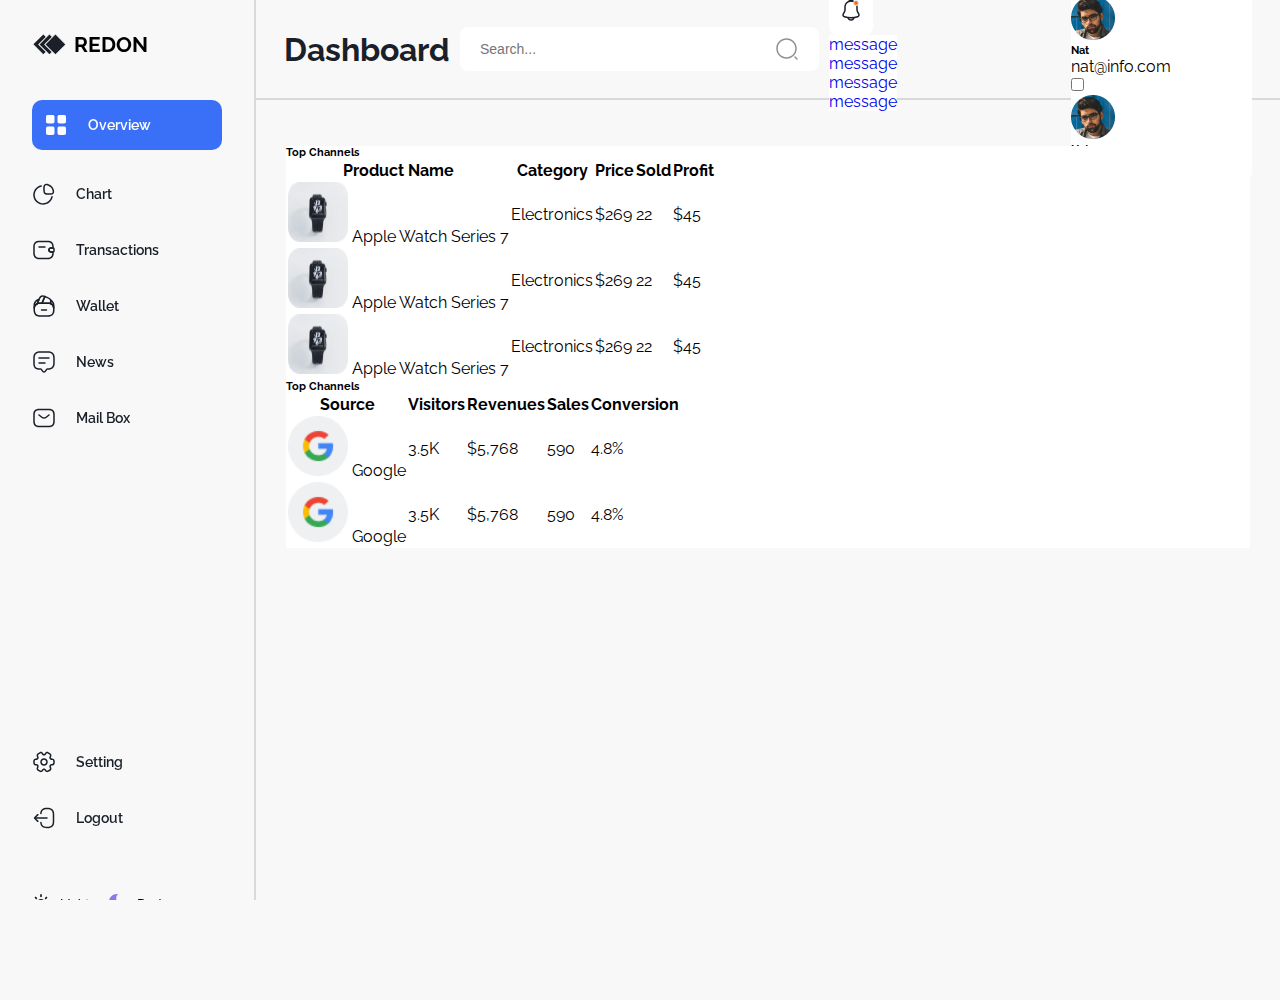
<file: dashboard-Admin/Table.html>
<!DOCTYPE html>
<html lang="en">

<head>
    <meta charset="UTF-8">
    <meta name="viewport" content="width=device-width, initial-scale=1.0">
    <title>Document</title>
    <link rel="stylesheet" href="css/style.css">
    <link rel="stylesheet" href="css/media.css">

</head>

<body>


    <aside>
        <div class="logo">
            <svg xmlns="http://www.w3.org/2000/svg" width="35" height="23" viewBox="0 0 35 23" fill="none">
                <rect x="11.3137" y="0.707107" width="15" height="15" transform="rotate(45 11.3137 0.707107)"
                    fill="#1B2028" stroke="#F8F8F8" />
                <rect x="17.4559" y="0.849258" width="15" height="15" transform="rotate(45 17.4559 0.849258)"
                    fill="#1B2028" stroke="#F8F8F8" />
                <rect x="23.4559" y="0.849258" width="15" height="15" transform="rotate(45 23.4559 0.849258)"
                    fill="#1B2028" stroke="#F8F8F8" />
            </svg>
            <span>REDON</span>
        </div>
        <ul class="navgation_sidbar">
            <li>
                <a href="#" class="active_link_sidbar">
                    <svg xmlns="http://www.w3.org/2000/svg" width="24" height="24" viewBox="0 0 24 24" fill="none">
                        <path
                            d="M22 8.52V3.98C22 2.57 21.36 2 19.77 2H15.73C14.14 2 13.5 2.57 13.5 3.98V8.51C13.5 9.93 14.14 10.49 15.73 10.49H19.77C21.36 10.5 22 9.93 22 8.52Z"
                            fill="#1A2029" />
                        <path
                            d="M22 19.77V15.73C22 14.14 21.36 13.5 19.77 13.5H15.73C14.14 13.5 13.5 14.14 13.5 15.73V19.77C13.5 21.36 14.14 22 15.73 22H19.77C21.36 22 22 21.36 22 19.77Z"
                            fill="#1A2029" />
                        <path
                            d="M10.5 8.52V3.98C10.5 2.57 9.86 2 8.27 2H4.23C2.64 2 2 2.57 2 3.98V8.51C2 9.93 2.64 10.49 4.23 10.49H8.27C9.86 10.5 10.5 9.93 10.5 8.52Z"
                            fill="#1A2029" />
                        <path
                            d="M10.5 19.77V15.73C10.5 14.14 9.86 13.5 8.27 13.5H4.23C2.64 13.5 2 14.14 2 15.73V19.77C2 21.36 2.64 22 4.23 22H8.27C9.86 22 10.5 21.36 10.5 19.77Z"
                            fill="#1A2029" />
                    </svg>
                    <span>Overview</span>
                </a>
            </li>
            <li>
                <a href="#">
                    <svg xmlns="http://www.w3.org/2000/svg" width="24" height="24" viewBox="0 0 24 24" fill="none">
                        <path
                            d="M18.32 12.75H15C12.51 12.75 11.25 11.34 11.25 8.55002V5.68002C11.25 4.66002 11.37 3.20002 12.43 2.40002C13.32 1.74002 14.6 1.69002 16.49 2.24002C18.97 2.96002 21.04 5.03002 21.76 7.51002C22.31 9.39002 22.26 10.68 21.6 11.56C20.8 12.63 19.34 12.75 18.32 12.75ZM14.28 3.36002C13.87 3.36002 13.55 3.44002 13.34 3.60002C12.95 3.89002 12.76 4.57002 12.76 5.68002V8.56002C12.76 10.8 13.62 11.26 15.01 11.26H18.33C19.43 11.26 20.11 11.07 20.41 10.68C20.76 10.22 20.73 9.30002 20.34 7.95002C19.76 5.98002 18.06 4.27002 16.09 3.70002C15.35 3.47002 14.75 3.36002 14.28 3.36002Z"
                            fill="#1A2029" />
                        <path
                            d="M11.07 22.75C10.54 22.75 10 22.71 9.46 22.62C5.37 21.96 2.04 18.64 1.38 14.55C0.530005 9.29002 3.92 4.33002 9.11 3.27002C9.52 3.19002 9.91 3.45002 10 3.85002C10.08 4.26002 9.82 4.65002 9.42 4.74002C5.03 5.64002 2.15 9.84002 2.88 14.31C3.44 17.77 6.25 20.58 9.71 21.14C14.2 21.86 18.39 18.97 19.28 14.56C19.36 14.15 19.76 13.89 20.16 13.97C20.57 14.05 20.83 14.45 20.75 14.85C19.8 19.52 15.72 22.75 11.07 22.75Z"
                            fill="#1A2029" />
                    </svg>
                    <span>Chart</span>
                </a>
            </li>
            <li>
                <a href="#">
                    <svg xmlns="http://www.w3.org/2000/svg" width="24" height="24" viewBox="0 0 24 24" fill="none">
                        <path
                            d="M13 9.75H7C6.59 9.75 6.25 9.41 6.25 9C6.25 8.59 6.59 8.25 7 8.25H13C13.41 8.25 13.75 8.59 13.75 9C13.75 9.41 13.41 9.75 13 9.75Z"
                            fill="#1A2029" />
                        <path
                            d="M19.0399 14.7999C17.5299 14.7999 16.2499 13.6799 16.1299 12.2399C16.0499 11.4099 16.3499 10.5999 16.9499 10.0099C17.4499 9.48995 18.1599 9.19995 18.9099 9.19995H20.9999C21.9899 9.22995 22.7499 10.0099 22.7499 10.9699V13.03C22.7499 13.99 21.9899 14.7699 21.0299 14.7999H19.0399ZM20.9699 10.7H18.9199C18.5699 10.7 18.2499 10.8299 18.0199 11.0699C17.7299 11.3499 17.5899 11.7299 17.6299 12.1099C17.6799 12.7699 18.3199 13.2999 19.0399 13.2999H20.9999C21.1299 13.2999 21.2499 13.18 21.2499 13.03V10.9699C21.2499 10.8199 21.1299 10.71 20.9699 10.7Z"
                            fill="#1A2029" />
                        <path
                            d="M16 21.25H7C3.56 21.25 1.25 18.94 1.25 15.5V8.5C1.25 5.42 3.14998 3.19001 6.09998 2.82001C6.36998 2.78001 6.68 2.75 7 2.75H16C16.24 2.75 16.55 2.76 16.87 2.81C19.82 3.15 21.75 5.39 21.75 8.5V9.95001C21.75 10.36 21.41 10.7 21 10.7H18.92C18.57 10.7 18.25 10.83 18.02 11.07L18.01 11.08C17.73 11.35 17.6 11.72 17.63 12.1C17.68 12.76 18.32 13.29 19.04 13.29H21C21.41 13.29 21.75 13.63 21.75 14.04V15.49C21.75 18.94 19.44 21.25 16 21.25ZM7 4.25C6.76 4.25 6.52999 4.26999 6.29999 4.29999C4.09999 4.57999 2.75 6.18 2.75 8.5V15.5C2.75 18.08 4.42 19.75 7 19.75H16C18.58 19.75 20.25 18.08 20.25 15.5V14.8H19.04C17.53 14.8 16.25 13.68 16.13 12.24C16.05 11.42 16.35 10.6 16.95 10.02C17.47 9.49002 18.17 9.20001 18.92 9.20001H20.25V8.5C20.25 6.16 18.88 4.54998 16.66 4.28998C16.42 4.24998 16.21 4.25 16 4.25H7Z"
                            fill="#1A2029" />
                    </svg>
                    <span>Transactions</span>
                </a>
            </li>
            <li>
                <a href="#">
                    <svg xmlns="http://www.w3.org/2000/svg" width="24" height="24" viewBox="0 0 24 24" fill="none">
                        <path
                            d="M14.5 16.75H9.5C9.09 16.75 8.75 16.41 8.75 16C8.75 15.59 9.09 15.25 9.5 15.25H14.5C14.91 15.25 15.25 15.59 15.25 16C15.25 16.41 14.91 16.75 14.5 16.75Z"
                            fill="#1A2029" />
                        <path
                            d="M5.2 10.46C5.01 10.46 4.82 10.38 4.67 10.24C4.46 10.03 4.39 9.7 4.51 9.42L6.37 4.98C6.41 4.89 6.43 4.83 6.46 4.78C7.94 1.37 9.83 0.539999 13.17 1.82C13.36 1.89 13.51 2.04 13.59 2.23C13.67 2.42 13.67 2.63 13.59 2.82L10.66 9.62C10.54 9.89 10.27 10.07 9.97 10.07H7.12C6.55 10.07 6.01 10.18 5.49 10.4C5.4 10.44 5.3 10.46 5.2 10.46ZM10.61 2.75C9.37 2.75 8.61 3.56 7.82 5.4C7.81 5.43 7.79 5.46 7.78 5.49L6.47 8.6C6.69 8.58 6.9 8.57 7.12 8.57H9.47L11.88 2.97C11.41 2.82 10.99 2.75 10.61 2.75Z"
                            fill="#1A2029" />
                        <path
                            d="M18.29 10.27C18.22 10.27 18.14 10.26 18.07 10.24C17.7 10.13 17.29 10.07 16.87 10.07H9.96998C9.71998 10.07 9.47998 9.94002 9.33998 9.73002C9.20998 9.52002 9.17998 9.25002 9.27998 9.02002L12.18 2.29002C12.33 1.93002 12.76 1.69002 13.14 1.81002C13.26 1.85002 13.37 1.90002 13.49 1.95002L15.85 2.94002C17.23 3.51002 18.15 4.11002 18.75 4.83002C18.87 4.97002 18.97 5.12002 19.06 5.27002C19.17 5.44002 19.27 5.65002 19.34 5.86002C19.37 5.93002 19.42 6.06002 19.45 6.20002C19.73 7.14002 19.59 8.31002 18.99 9.81002C18.87 10.09 18.59 10.27 18.29 10.27ZM11.11 8.57002H16.88C17.2 8.57002 17.51 8.60002 17.82 8.65002C18.1 7.78002 18.16 7.11002 18 6.57002C17.98 6.48002 17.96 6.44002 17.95 6.40002C17.89 6.24002 17.85 6.15002 17.8 6.07002C17.73 5.96002 17.68 5.87002 17.6 5.78002C17.17 5.26002 16.41 4.78002 15.28 4.32002L13.3 3.49002L11.11 8.57002Z"
                            fill="#1A2029" />
                        <path
                            d="M15.9 22.75H8.1C7.82 22.75 7.56 22.73 7.3 22.7C3.79 22.46 1.79 20.46 1.55 16.91C1.52 16.69 1.5 16.42 1.5 16.15V14.2C1.5 11.95 2.84 9.92001 4.91 9.02001C5.61 8.72001 6.36 8.57001 7.13 8.57001H16.89C17.46 8.57001 18.01 8.65001 18.52 8.81001C20.87 9.52001 22.52 11.74 22.52 14.2V16.15C22.52 16.37 22.51 16.58 22.5 16.78C22.28 20.69 20 22.75 15.9 22.75ZM7.12 10.07C6.55 10.07 6.01 10.18 5.49 10.4C3.97 11.06 2.99 12.55 2.99 14.2V16.15C2.99 16.36 3.01 16.57 3.03 16.77C3.22 19.62 4.62 21.02 7.43 21.21C7.68 21.24 7.88 21.26 8.09 21.26H15.89C19.19 21.26 20.81 19.81 20.97 16.71C20.98 16.53 20.99 16.35 20.99 16.15V14.2C20.99 12.39 19.78 10.77 18.06 10.24C17.69 10.13 17.28 10.07 16.86 10.07H7.12Z"
                            fill="#1A2029" />
                        <path
                            d="M2.23999 14.95C1.82999 14.95 1.48999 14.61 1.48999 14.2V11.27C1.48999 8.11998 3.71999 5.39998 6.79999 4.79998C7.06999 4.74998 7.34999 4.84998 7.52999 5.05998C7.69999 5.26998 7.74999 5.56998 7.63999 5.81998L5.88999 9.99998C5.80999 10.18 5.66999 10.32 5.49999 10.4C3.97999 11.06 2.99999 12.55 2.99999 14.2C2.98999 14.61 2.65999 14.95 2.23999 14.95ZM5.59999 6.81998C4.31999 7.53998 3.38999 8.79998 3.09999 10.27C3.53999 9.81998 4.04999 9.43998 4.62999 9.15998L5.59999 6.81998Z"
                            fill="#1A2029" />
                        <path
                            d="M21.76 14.95C21.35 14.95 21.01 14.61 21.01 14.2C21.01 12.39 19.8 10.77 18.08 10.24C17.88 10.18 17.71 10.04 17.62 9.85002C17.53 9.66002 17.52 9.44002 17.6 9.25002C18.07 8.08002 18.19 7.23002 18 6.57002C17.98 6.48002 17.96 6.44002 17.95 6.40002C17.82 6.11002 17.89 5.77002 18.12 5.55002C18.35 5.33002 18.7 5.28002 18.98 5.43002C21.16 6.57002 22.51 8.81002 22.51 11.27V14.2C22.51 14.61 22.17 14.95 21.76 14.95ZM19.25 9.09002C19.88 9.38002 20.44 9.79002 20.91 10.28C20.72 9.30002 20.25 8.41002 19.56 7.71002C19.51 8.13002 19.41 8.59002 19.25 9.09002Z"
                            fill="#1A2029" />
                    </svg>
                    <span>Wallet</span>
                </a>
            </li>
            <li>
                <a href="#">
                    <svg xmlns="http://www.w3.org/2000/svg" width="24" height="24" viewBox="0 0 24 24" fill="none">
                        <path
                            d="M12 22.81C11.31 22.81 10.66 22.46 10.2 21.85L8.7 19.85C8.67 19.81 8.55 19.76 8.5 19.75H8C3.83 19.75 1.25 18.62 1.25 13V8C1.25 3.58 3.58 1.25 8 1.25H16C20.42 1.25 22.75 3.58 22.75 8V13C22.75 17.42 20.42 19.75 16 19.75H15.5C15.42 19.75 15.35 19.79 15.3 19.85L13.8 21.85C13.34 22.46 12.69 22.81 12 22.81ZM8 2.75C4.42 2.75 2.75 4.42 2.75 8V13C2.75 17.52 4.3 18.25 8 18.25H8.5C9.01 18.25 9.59 18.54 9.9 18.95L11.4 20.95C11.75 21.41 12.25 21.41 12.6 20.95L14.1 18.95C14.43 18.51 14.95 18.25 15.5 18.25H16C19.58 18.25 21.25 16.58 21.25 13V8C21.25 4.42 19.58 2.75 16 2.75H8Z"
                            fill="#1A2029" />
                        <path
                            d="M17 8.75H7C6.59 8.75 6.25 8.41 6.25 8C6.25 7.59 6.59 7.25 7 7.25H17C17.41 7.25 17.75 7.59 17.75 8C17.75 8.41 17.41 8.75 17 8.75Z"
                            fill="#1A2029" />
                        <path
                            d="M13 13.75H7C6.59 13.75 6.25 13.41 6.25 13C6.25 12.59 6.59 12.25 7 12.25H13C13.41 12.25 13.75 12.59 13.75 13C13.75 13.41 13.41 13.75 13 13.75Z"
                            fill="#1A2029" />
                    </svg>
                    <span>News</span>
                </a>
            </li>
            <li>
                <a href="#">
                    <svg xmlns="http://www.w3.org/2000/svg" width="24" height="24" viewBox="0 0 24 24" fill="none">
                        <path
                            d="M17 21.25H7C3.35 21.25 1.25 19.15 1.25 15.5V8.5C1.25 4.85 3.35 2.75 7 2.75H17C20.65 2.75 22.75 4.85 22.75 8.5V15.5C22.75 19.15 20.65 21.25 17 21.25ZM7 4.25C4.14 4.25 2.75 5.64 2.75 8.5V15.5C2.75 18.36 4.14 19.75 7 19.75H17C19.86 19.75 21.25 18.36 21.25 15.5V8.5C21.25 5.64 19.86 4.25 17 4.25H7Z"
                            fill="#1A2029" />
                        <path
                            d="M11.9998 12.87C11.1598 12.87 10.3098 12.61 9.65978 12.08L6.52978 9.57997C6.20978 9.31997 6.14978 8.84997 6.40978 8.52997C6.66978 8.20997 7.13978 8.14997 7.45978 8.40997L10.5898 10.91C11.3498 11.52 12.6398 11.52 13.3998 10.91L16.5298 8.40997C16.8498 8.14997 17.3298 8.19997 17.5798 8.52997C17.8398 8.84997 17.7898 9.32997 17.4598 9.57997L14.3298 12.08C13.6898 12.61 12.8398 12.87 11.9998 12.87Z"
                            fill="#1A2029" />
                    </svg>
                    <span>Mail Box</span>
                </a>
            </li>
            <li>
                <a href="">
                    <svg xmlns="http://www.w3.org/2000/svg" width="24" height="24" viewBox="0 0 24 24" fill="none">
                        <path
                            d="M12 15.75C9.93 15.75 8.25 14.07 8.25 12C8.25 9.93 9.93 8.25 12 8.25C14.07 8.25 15.75 9.93 15.75 12C15.75 14.07 14.07 15.75 12 15.75ZM12 9.75C10.76 9.75 9.75 10.76 9.75 12C9.75 13.24 10.76 14.25 12 14.25C13.24 14.25 14.25 13.24 14.25 12C14.25 10.76 13.24 9.75 12 9.75Z"
                            fill="#1A2029" />
                        <path
                            d="M15.21 22.19C15 22.19 14.79 22.16 14.58 22.11C13.96 21.94 13.44 21.55 13.11 21L12.99 20.8C12.4 19.78 11.59 19.78 11 20.8L10.89 20.99C10.56 21.55 10.04 21.95 9.42 22.11C8.79 22.28 8.14 22.19 7.59 21.86L5.87 20.87C5.26 20.52 4.82 19.95 4.63 19.26C4.45 18.57 4.54 17.86 4.89 17.25C5.18 16.74 5.26 16.28 5.09 15.99C4.92 15.7 4.49 15.53 3.9 15.53C2.44 15.53 1.25 14.34 1.25 12.88V11.12C1.25 9.66004 2.44 8.47004 3.9 8.47004C4.49 8.47004 4.92 8.30004 5.09 8.01004C5.26 7.72004 5.19 7.26004 4.89 6.75004C4.54 6.14004 4.45 5.42004 4.63 4.74004C4.81 4.05004 5.25 3.48004 5.87 3.13004L7.6 2.14004C8.73 1.47004 10.22 1.86004 10.9 3.01004L11.02 3.21004C11.61 4.23004 12.42 4.23004 13.01 3.21004L13.12 3.02004C13.8 1.86004 15.29 1.47004 16.43 2.15004L18.15 3.14004C18.76 3.49004 19.2 4.06004 19.39 4.75004C19.57 5.44004 19.48 6.15004 19.13 6.76004C18.84 7.27004 18.76 7.73004 18.93 8.02004C19.1 8.31004 19.53 8.48004 20.12 8.48004C21.58 8.48004 22.77 9.67004 22.77 11.13V12.89C22.77 14.35 21.58 15.54 20.12 15.54C19.53 15.54 19.1 15.71 18.93 16C18.76 16.29 18.83 16.75 19.13 17.26C19.48 17.87 19.58 18.59 19.39 19.27C19.21 19.96 18.77 20.53 18.15 20.88L16.42 21.87C16.04 22.08 15.63 22.19 15.21 22.19ZM12 18.49C12.89 18.49 13.72 19.05 14.29 20.04L14.4 20.23C14.52 20.44 14.72 20.59 14.96 20.65C15.2 20.71 15.44 20.68 15.64 20.56L17.37 19.56C17.63 19.41 17.83 19.16 17.91 18.86C17.99 18.56 17.95 18.25 17.8 17.99C17.23 17.01 17.16 16 17.6 15.23C18.04 14.46 18.95 14.02 20.09 14.02C20.73 14.02 21.24 13.51 21.24 12.87V11.11C21.24 10.48 20.73 9.96004 20.09 9.96004C18.95 9.96004 18.04 9.52004 17.6 8.75004C17.16 7.98004 17.23 6.97004 17.8 5.99004C17.95 5.73004 17.99 5.42004 17.91 5.12004C17.83 4.82004 17.64 4.58004 17.38 4.42004L15.65 3.43004C15.22 3.17004 14.65 3.32004 14.39 3.76004L14.28 3.95004C13.71 4.94004 12.88 5.50004 11.99 5.50004C11.1 5.50004 10.27 4.94004 9.7 3.95004L9.59 3.75004C9.34 3.33004 8.78 3.18004 8.35 3.43004L6.62 4.43004C6.36 4.58004 6.16 4.83004 6.08 5.13004C6 5.43004 6.04 5.74004 6.19 6.00004C6.76 6.98004 6.83 7.99004 6.39 8.76004C5.95 9.53004 5.04 9.97004 3.9 9.97004C3.26 9.97004 2.75 10.48 2.75 11.12V12.88C2.75 13.51 3.26 14.03 3.9 14.03C5.04 14.03 5.95 14.47 6.39 15.24C6.83 16.01 6.76 17.02 6.19 18C6.04 18.26 6 18.57 6.08 18.87C6.16 19.17 6.35 19.41 6.61 19.57L8.34 20.56C8.55 20.69 8.8 20.72 9.03 20.66C9.27 20.6 9.47 20.44 9.6 20.23L9.71 20.04C10.28 19.06 11.11 18.49 12 18.49Z"
                            fill="#1A2029" />
                    </svg>
                    <span>Setting</span>
                </a>
            </li>
            <li>
                <a href="">
                    <svg xmlns="http://www.w3.org/2000/svg" width="24" height="24" viewBox="0 0 24 24" fill="none">
                        <path
                            d="M15.24 22.27H15.11C10.67 22.27 8.53002 20.52 8.16002 16.6C8.12002 16.19 8.42002 15.82 8.84002 15.78C9.24002 15.74 9.62002 16.05 9.66002 16.46C9.95002 19.6 11.43 20.77 15.12 20.77H15.25C19.32 20.77 20.76 19.33 20.76 15.26V8.73998C20.76 4.66998 19.32 3.22998 15.25 3.22998H15.12C11.41 3.22998 9.93002 4.41998 9.66002 7.61998C9.61002 8.02998 9.26002 8.33998 8.84002 8.29998C8.42002 8.26998 8.12001 7.89998 8.15001 7.48998C8.49001 3.50998 10.64 1.72998 15.11 1.72998H15.24C20.15 1.72998 22.25 3.82998 22.25 8.73998V15.26C22.25 20.17 20.15 22.27 15.24 22.27Z"
                            fill="#1A2029" />
                        <path
                            d="M15 12.75H3.62C3.21 12.75 2.87 12.41 2.87 12C2.87 11.59 3.21 11.25 3.62 11.25H15C15.41 11.25 15.75 11.59 15.75 12C15.75 12.41 15.41 12.75 15 12.75Z"
                            fill="#1A2029" />
                        <path
                            d="M5.85 16.1C5.66 16.1 5.47 16.03 5.32 15.88L1.97 12.53C1.68 12.24 1.68 11.76 1.97 11.47L5.32 8.11997C5.61 7.82997 6.09 7.82997 6.38 8.11997C6.67 8.40997 6.67 8.88997 6.38 9.17997L3.56 12L6.38 14.82C6.67 15.11 6.67 15.59 6.38 15.88C6.24 16.03 6.04 16.1 5.85 16.1Z"
                            fill="#1A2029" />
                    </svg>
                    <span>Logout</span>
                </a>
            </li>
        </ul>
        <div class="toggle_darkmode">
            <button id="ligthModeBtn">
                <svg xmlns="http://www.w3.org/2000/svg" width="18" height="18" viewBox="0 0 18 18" fill="none">
                    <path
                        d="M9 4.90909C6.74182 4.90909 4.90909 6.74182 4.90909 9C4.90909 11.2582 6.74182 13.0909 9 13.0909C11.2582 13.0909 13.0909 11.2582 13.0909 9C13.0909 6.74182 11.2582 4.90909 9 4.90909ZM0.818182 9.81818H2.45455C2.90455 9.81818 3.27273 9.45 3.27273 9C3.27273 8.55 2.90455 8.18182 2.45455 8.18182H0.818182C0.368182 8.18182 0 8.55 0 9C0 9.45 0.368182 9.81818 0.818182 9.81818ZM15.5455 9.81818H17.1818C17.6318 9.81818 18 9.45 18 9C18 8.55 17.6318 8.18182 17.1818 8.18182H15.5455C15.0955 8.18182 14.7273 8.55 14.7273 9C14.7273 9.45 15.0955 9.81818 15.5455 9.81818ZM8.18182 0.818182V2.45455C8.18182 2.90455 8.55 3.27273 9 3.27273C9.45 3.27273 9.81818 2.90455 9.81818 2.45455V0.818182C9.81818 0.368182 9.45 0 9 0C8.55 0 8.18182 0.368182 8.18182 0.818182ZM8.18182 15.5455V17.1818C8.18182 17.6318 8.55 18 9 18C9.45 18 9.81818 17.6318 9.81818 17.1818V15.5455C9.81818 15.0955 9.45 14.7273 9 14.7273C8.55 14.7273 8.18182 15.0955 8.18182 15.5455ZM4.08273 2.92909C4.00703 2.85324 3.91713 2.79307 3.81815 2.75201C3.71917 2.71095 3.61307 2.68982 3.50591 2.68982C3.39875 2.68982 3.29265 2.71095 3.19367 2.75201C3.09469 2.79307 3.00478 2.85324 2.92909 2.92909C2.85324 3.00478 2.79307 3.09469 2.75201 3.19367C2.71095 3.29265 2.68982 3.39875 2.68982 3.50591C2.68982 3.61307 2.71095 3.71917 2.75201 3.81815C2.79307 3.91713 2.85324 4.00703 2.92909 4.08273L3.79636 4.95C4.11545 5.26909 4.63909 5.26909 4.95 4.95C5.26091 4.63091 5.26909 4.10727 4.95 3.79636L4.08273 2.92909ZM14.2036 13.05C14.1279 12.9742 14.038 12.914 13.9391 12.8729C13.8401 12.8319 13.734 12.8107 13.6268 12.8107C13.5197 12.8107 13.4136 12.8319 13.3146 12.8729C13.2156 12.914 13.1257 12.9742 13.05 13.05C12.9742 13.1257 12.914 13.2156 12.8729 13.3146C12.8319 13.4136 12.8107 13.5197 12.8107 13.6268C12.8107 13.734 12.8319 13.8401 12.8729 13.9391C12.914 14.038 12.9742 14.1279 13.05 14.2036L13.9173 15.0709C14.2364 15.39 14.76 15.39 15.0709 15.0709C15.1468 14.9952 15.2069 14.9053 15.248 14.8063C15.289 14.7074 15.3102 14.6012 15.3102 14.4941C15.3102 14.3869 15.289 14.2808 15.248 14.1819C15.2069 14.0829 15.1468 13.993 15.0709 13.9173L14.2036 13.05ZM15.0709 4.08273C15.1468 4.00703 15.2069 3.91713 15.248 3.81815C15.289 3.71917 15.3102 3.61307 15.3102 3.50591C15.3102 3.39875 15.289 3.29265 15.248 3.19367C15.2069 3.09469 15.1468 3.00478 15.0709 2.92909C14.9952 2.85324 14.9053 2.79307 14.8063 2.75201C14.7074 2.71095 14.6012 2.68982 14.4941 2.68982C14.3869 2.68982 14.2808 2.71095 14.1819 2.75201C14.0829 2.79307 13.993 2.85324 13.9173 2.92909L13.05 3.79636C12.7309 4.11545 12.7309 4.63909 13.05 4.95C13.3691 5.26091 13.8927 5.26909 14.2036 4.95L15.0709 4.08273ZM4.95 14.2036C5.02585 14.1279 5.08602 14.038 5.12708 13.9391C5.16814 13.8401 5.18927 13.734 5.18927 13.6268C5.18927 13.5197 5.16814 13.4136 5.12708 13.3146C5.08602 13.2156 5.02585 13.1257 4.95 13.05C4.87431 12.9742 4.7844 12.914 4.68542 12.8729C4.58644 12.8319 4.48034 12.8107 4.37318 12.8107C4.26603 12.8107 4.15992 12.8319 4.06094 12.8729C3.96197 12.914 3.87206 12.9742 3.79636 13.05L2.92909 13.9173C2.61 14.2364 2.61 14.76 2.92909 15.0709C3.24818 15.3818 3.77182 15.39 4.08273 15.0709L4.95 14.2036Z"
                        fill="#14161D" />
                </svg>
                <span>Light</span>
            </button>
            <button id="darkModeBtn">
                <svg xmlns="http://www.w3.org/2000/svg" width="18" height="18" viewBox="0 0 18 18" fill="none">
                    <path
                        d="M8 16C5.77778 16 3.88889 15.2222 2.33333 13.6667C0.777778 12.1111 0 10.2222 0 8C0 5.77778 0.777778 3.88889 2.33333 2.33333C3.88889 0.777778 5.77778 0 8 0C8.20741 0 8.41126 0.00740749 8.61156 0.0222223C8.81185 0.0370371 9.008 0.0592592 9.2 0.0888888C8.59259 0.518518 8.10726 1.07793 7.744 1.76711C7.38074 2.4563 7.19941 3.20059 7.2 4C7.2 5.33333 7.66667 6.46667 8.6 7.4C9.53333 8.33333 10.6667 8.8 12 8.8C12.8148 8.8 13.563 8.61837 14.2444 8.25511C14.9259 7.89185 15.4815 7.40681 15.9111 6.8C15.9407 6.99259 15.963 7.18874 15.9778 7.38844C15.9926 7.58815 16 7.792 16 8C16 10.2222 15.2222 12.1111 13.6667 13.6667C12.1111 15.2222 10.2222 16 8 16Z"
                        fill="#8C77ED" />
                </svg>
                <span>Dark</span>
            </button>
        </div>
    </aside>

    <header>
        <div class="burger_menu">
            <svg xmlns="http://www.w3.org/2000/svg" width="25" height="24" viewBox="0 0 25 24" fill="none">
                <path
                    d="M18.04 8.30989C18.6924 8.30989 19.3181 8.05071 19.7795 7.58938C20.2408 7.12804 20.5 6.50232 20.5 5.84989C20.5 5.19746 20.2408 4.57175 19.7795 4.11041C19.3181 3.64907 18.6924 3.38989 18.04 3.38989C17.3876 3.38989 16.7619 3.64907 16.3005 4.11041C15.8392 4.57175 15.58 5.19746 15.58 5.84989C15.58 6.50232 15.8392 7.12804 16.3005 7.58938C16.7619 8.05071 17.3876 8.30989 18.04 8.30989ZM6.96 8.30989C7.61243 8.30989 8.23814 8.05071 8.69948 7.58938C9.16082 7.12804 9.42 6.50232 9.42 5.84989C9.42 5.19746 9.16082 4.57175 8.69948 4.11041C8.23814 3.64907 7.61243 3.38989 6.96 3.38989C6.30757 3.38989 5.68186 3.64907 5.22052 4.11041C4.75918 4.57175 4.5 5.19746 4.5 5.84989C4.5 6.50232 4.75918 7.12804 5.22052 7.58938C5.68186 8.05071 6.30757 8.30989 6.96 8.30989ZM18.04 20.6099C18.3631 20.6099 18.6829 20.5463 18.9814 20.4226C19.2799 20.299 19.551 20.1178 19.7795 19.8894C20.0079 19.6609 20.1891 19.3898 20.3127 19.0913C20.4364 18.7928 20.5 18.4729 20.5 18.1499C20.5 17.8268 20.4364 17.507 20.3127 17.2085C20.1891 16.91 20.0079 16.6388 19.7795 16.4104C19.551 16.182 19.2799 16.0008 18.9814 15.8771C18.6829 15.7535 18.3631 15.6899 18.04 15.6899C17.3876 15.6899 16.7619 15.9491 16.3005 16.4104C15.8392 16.8717 15.58 17.4975 15.58 18.1499C15.58 18.8023 15.8392 19.428 16.3005 19.8894C16.7619 20.3507 17.3876 20.6099 18.04 20.6099ZM6.96 20.6099C7.28305 20.6099 7.60294 20.5463 7.9014 20.4226C8.19986 20.299 8.47105 20.1178 8.69948 19.8894C8.92792 19.6609 9.10912 19.3898 9.23274 19.0913C9.35637 18.7928 9.42 18.4729 9.42 18.1499C9.42 17.8268 9.35637 17.507 9.23274 17.2085C9.10912 16.91 8.92792 16.6388 8.69948 16.4104C8.47105 16.182 8.19986 16.0008 7.9014 15.8771C7.60294 15.7535 7.28305 15.6899 6.96 15.6899C6.30757 15.6899 5.68186 15.9491 5.22052 16.4104C4.75918 16.8717 4.5 17.4975 4.5 18.1499C4.5 18.8023 4.75918 19.428 5.22052 19.8894C5.68186 20.3507 6.30757 20.6099 6.96 20.6099Z"
                    stroke="#111827" stroke-width="1.5" stroke-miterlimit="10" stroke-linecap="round"
                    stroke-linejoin="round" />
            </svg>
        </div>
        <div class="title_header">
            <h5>Dashboard</h5>
        </div>
        <form action="" class="search_box_header box_shadow">
            <input type="text" placeholder="Search...">
            <button>
                <svg xmlns="http://www.w3.org/2000/svg" width="24" height="24" viewBox="0 0 24 24" fill="none">
                    <path
                        d="M11.5 21.75C5.85 21.75 1.25 17.15 1.25 11.5C1.25 5.85 5.85 1.25 11.5 1.25C17.15 1.25 21.75 5.85 21.75 11.5C21.75 17.15 17.15 21.75 11.5 21.75ZM11.5 2.75C6.67 2.75 2.75 6.68 2.75 11.5C2.75 16.32 6.67 20.25 11.5 20.25C16.33 20.25 20.25 16.32 20.25 11.5C20.25 6.68 16.33 2.75 11.5 2.75Z"
                        fill="#1A2029" fill-opacity="0.5" />
                    <path
                        d="M22.0004 22.7502C21.8104 22.7502 21.6204 22.6802 21.4704 22.5302L19.4704 20.5302C19.1804 20.2402 19.1804 19.7602 19.4704 19.4702C19.7604 19.1802 20.2404 19.1802 20.5304 19.4702L22.5304 21.4702C22.8204 21.7602 22.8204 22.2402 22.5304 22.5302C22.3804 22.6802 22.1904 22.7502 22.0004 22.7502Z"
                        fill="#1A2029" fill-opacity="0.5" />
                </svg>
            </button>
        </form>
        <div class="user_action">
            <div class="message_user">
                <button class="box_shadow" id="btn_notification">
                    <svg xmlns="http://www.w3.org/2000/svg" width="24" height="24" viewBox="0 0 24 24" fill="none">
                        <path
                            d="M12.02 20.53C9.68999 20.53 7.35999 20.16 5.14999 19.42C4.30999 19.13 3.66999 18.54 3.38999 17.77C3.09999 17 3.19999 16.15 3.65999 15.39L4.80999 13.48C5.04999 13.08 5.26999 12.28 5.26999 11.81V8.91998C5.26999 5.19998 8.29999 2.16998 12.02 2.16998C15.74 2.16998 18.77 5.19998 18.77 8.91998V11.81C18.77 12.27 18.99 13.08 19.23 13.49L20.37 15.39C20.8 16.11 20.88 16.98 20.59 17.77C20.3 18.56 19.67 19.16 18.88 19.42C16.68 20.16 14.35 20.53 12.02 20.53ZM12.02 3.66998C9.12999 3.66998 6.76999 6.01998 6.76999 8.91998V11.81C6.76999 12.54 6.46999 13.62 6.09999 14.25L4.94999 16.16C4.72999 16.53 4.66999 16.92 4.79999 17.25C4.91999 17.59 5.21999 17.85 5.62999 17.99C9.80999 19.39 14.24 19.39 18.42 17.99C18.78 17.87 19.06 17.6 19.19 17.24C19.32 16.88 19.29 16.49 19.09 16.16L17.94 14.25C17.56 13.6 17.27 12.53 17.27 11.8V8.91998C17.27 6.01998 14.92 3.66998 12.02 3.66998Z"
                            fill="#1A2029" />
                        <path
                            d="M13.88 3.93999C13.81 3.93999 13.74 3.92999 13.67 3.90999C13.38 3.82999 13.1 3.76999 12.83 3.72999C11.98 3.61999 11.16 3.67999 10.39 3.90999C10.11 3.99999 9.80999 3.90999 9.61999 3.69999C9.42999 3.48999 9.36999 3.18999 9.47999 2.91999C9.88999 1.86999 10.89 1.17999 12.03 1.17999C13.17 1.17999 14.17 1.85999 14.58 2.91999C14.68 3.18999 14.63 3.48999 14.44 3.69999C14.29 3.85999 14.08 3.93999 13.88 3.93999Z"
                            fill="#1A2029" />
                        <path
                            d="M12.02 22.81C11.03 22.81 10.07 22.41 9.36999 21.71C8.66999 21.01 8.26999 20.05 8.26999 19.06H9.76999C9.76999 19.65 10.01 20.23 10.43 20.65C10.85 21.07 11.43 21.31 12.02 21.31C13.26 21.31 14.27 20.3 14.27 19.06H15.77C15.77 21.13 14.09 22.81 12.02 22.81Z"
                            fill="#1A2029" />
                        <circle cx="17" cy="5" r="2.5" fill="#F46D22" stroke="#E6EFFE" />
                    </svg>
                </button>
                <ul class="box_shadow  message_list_user" id="list_notification">
                    <li><a href="#">message</a></li>
                    <li><a href="#">message</a></li>
                    <li><a href="#">message</a></li>
                    <li><a href="#">message</a></li>
                </ul>
            </div>
            <div class="user_info">
                <div class="img_user_info">
                    <img src="img/Photo.png" alt="">
                </div>
                <div class="full_name_user">
                    <span>Esther Howard</span>
                    <span>
                        <svg xmlns="http://www.w3.org/2000/svg" width="24" height="24" viewBox="0 0 24 24" fill="none">
                            <path
                                d="M12 14.91C11.81 14.91 11.62 14.84 11.47 14.69L7.93997 11.16C7.64997 10.87 7.64997 10.39 7.93997 10.1C8.22997 9.81001 8.70997 9.81001 8.99997 10.1L12 13.1L15 10.1C15.29 9.81001 15.77 9.81001 16.06 10.1C16.35 10.39 16.35 10.87 16.06 11.16L12.53 14.69C12.38 14.84 12.19 14.91 12 14.91Z"
                                fill="#9E9E9E" />
                        </svg>
                    </span>
                </div>
                <div class="list_account_user box_shadow ">
                    <form class="search_user">
                        <input type="text" placeholder="Search...">
                        <button>
                            <svg xmlns="http://www.w3.org/2000/svg" width="25" height="26" viewBox="0 0 25 26"
                                fill="none">
                                <path
                                    d="M16.4115 15.349H15.5885L15.2969 15.0677C16.3177 13.8802 16.9323 12.3385 16.9323 10.6615C16.9323 6.92187 13.901 3.89062 10.1615 3.89062C6.42187 3.89062 3.39062 6.92187 3.39062 10.6615C3.39062 14.401 6.42187 17.4323 10.1615 17.4323C11.8385 17.4323 13.3802 16.8177 14.5677 15.7969L14.849 16.0885V16.9115L20.0573 22.1094L21.6094 20.5573L16.4115 15.349ZM10.1615 15.349C7.56771 15.349 5.47396 13.2552 5.47396 10.6615C5.47396 8.06771 7.56771 5.97396 10.1615 5.97396C12.7552 5.97396 14.849 8.06771 14.849 10.6615C14.849 13.2552 12.7552 15.349 10.1615 15.349Z"
                                    fill="#B6BFC8" />
                            </svg>
                        </button>
                    </form>
                    <div class="container_account">
                        <div class="account_user d_flex">
                            <input type="checkbox" name="" id="">
                            <div class="info_user_account d_flex align_items_center">
                                <img src="img/Photo.png" alt="">
                                <div class="account_text_user">
                                    <h6>Nat</h6>
                                    <span>nat@info.com</span>
                                </div>
                            </div>
                        </div>
                        <div class="account_user d_flex">
                            <input type="checkbox" name="" id="">
                            <div class="info_user_account d_flex align_items_center">
                                <img src="img/Photo.png" alt="">
                                <div class="account_text_user">
                                    <h6>Nat</h6>
                                    <span>nat@info.com</span>
                                </div>
                            </div>
                        </div>
                    </div>
                </div>
            </div>
        </div>
    </header>

    <main>
        <div class="search_box_main">
            <form action="" class="search_box_header box_shadow">
                <input type="text" placeholder="Search...">
                <button>
                    <svg xmlns="http://www.w3.org/2000/svg" width="24" height="24" viewBox="0 0 24 24" fill="none">
                        <path
                            d="M11.5 21.75C5.85 21.75 1.25 17.15 1.25 11.5C1.25 5.85 5.85 1.25 11.5 1.25C17.15 1.25 21.75 5.85 21.75 11.5C21.75 17.15 17.15 21.75 11.5 21.75ZM11.5 2.75C6.67 2.75 2.75 6.68 2.75 11.5C2.75 16.32 6.67 20.25 11.5 20.25C16.33 20.25 20.25 16.32 20.25 11.5C20.25 6.68 16.33 2.75 11.5 2.75Z"
                            fill="#1A2029" fill-opacity="0.5"></path>
                        <path
                            d="M22.0004 22.7502C21.8104 22.7502 21.6204 22.6802 21.4704 22.5302L19.4704 20.5302C19.1804 20.2402 19.1804 19.7602 19.4704 19.4702C19.7604 19.1802 20.2404 19.1802 20.5304 19.4702L22.5304 21.4702C22.8204 21.7602 22.8204 22.2402 22.5304 22.5302C22.3804 22.6802 22.1904 22.7502 22.0004 22.7502Z"
                            fill="#1A2029" fill-opacity="0.5"></path>
                    </svg>
                </button>
            </form>
        </div>
        <div class="tables_container">
            <div class="table_content box_shadow " >    
                <div class="header_table_title">
                    <h6>Top Channels</h6>
                </div>
                <table class="table_products">
                    <thead>
                         <tr>
                            <th>Product Name</th>
                            <th>Category</th>
                            <th>Price</th>
                            <th>Sold</th>
                            <th>Profit</th>
                        </tr>
                    </thead>
                    <tbody>
                        <tr>
                            <td>
                                <img class="img_tables" width="60" height="60px" src="img/Rectangle 4976.png" alt="">
                                Apple Watch Series 7
                            </td>
                            <td>Electronics</td>
                            <td>$269</td>
                            <td>22</td>
                            <td>$45</td>
                        </tr>
                        <tr>
                            <td>
                                <img class="img_tables" width="60" height="60px" src="img/Rectangle 4976.png" alt="">
                                Apple Watch Series 7
                            </td>
                            <td>Electronics</td>
                            <td>$269</td>
                            <td>22</td>
                            <td>$45</td>
                        </tr>
                        <tr>
                            <td>
                                <img class="img_tables" width="60" height="60px" src="img/Rectangle 4976.png" alt="">
                                Apple Watch Series 7
                            </td>
                            <td>Electronics</td>
                            <td>$269</td>
                            <td>22</td>
                            <td>$45</td>
                        </tr>
                    </tbody>
                </table>
            </div>
            <div class="table_content box_shadow " >
                <div class="header_table_title border_0">
                    <h6>Top Channels</h6>
                </div>
                <table class="table_media">
                    <thead>
                         <tr>
                            <th>Source</th>
                            <th>Visitors</th>
                            <th>Revenues</th>
                            <th>Sales</th>
                            <th>Conversion</th>
                        </tr>
                    </thead>
                    <tbody>
                        <tr>
                            <td>
                                <img class="img_tables" width="60" height="60px" src="img/Group 1000003383.png" alt="">
                                Google                            </td>
                            <td>3.5K</td>
                            <td>$5,768</td>
                            <td>590</td>
                            <td>4.8%</td>
                        </tr>
                        <tr>
                            <td>
                                <img class="img_tables" width="60" height="60px" src="img/Group 1000003383.png" alt="">
                                Google                            </td>
                            <td>3.5K</td>
                            <td>$5,768</td>
                            <td>590</td>
                            <td>4.8%</td>
                        </tr>
                       
                    </tbody>
                </table>
            </div>
        </div>
    </main>

    <div class="bg_cover">

    </div>

    <script src="js/plugins/chart.js"></script>
    <script src="js/plugins/apexcharts.js"></script>

    <script src="js/main.js"></script>

</body>

</html>
</file>
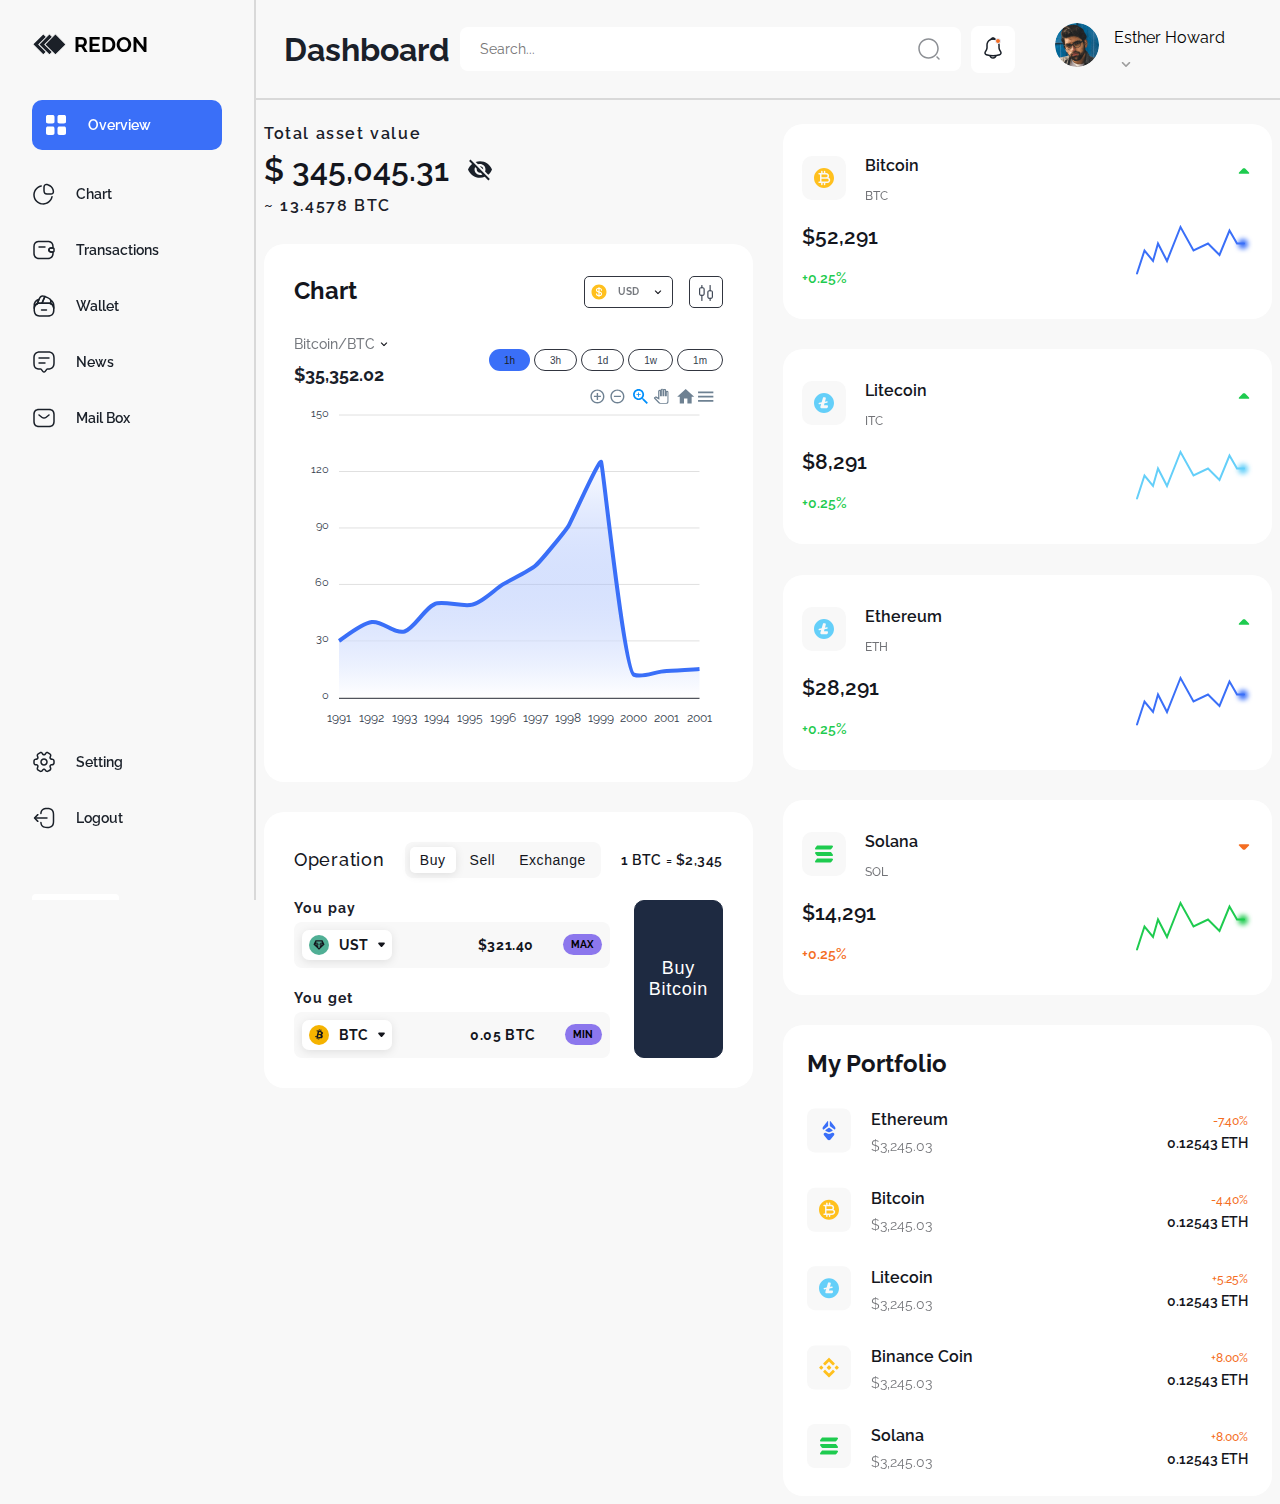
<file: dashboard-Admin/dashboard-Admin/DashboardMain.html>
<!DOCTYPE html>
<html lang="en" >

<head>
    <meta charset="UTF-8">
    <meta name="viewport" content="width=device-width, initial-scale=1.0">
    <title>Document</title>
    <link rel="stylesheet" href="css/style.css">
    <link rel="stylesheet" href="css/media.css">

</head>

<body>



    <aside>
        <div class="logo">
            <svg xmlns="http://www.w3.org/2000/svg" width="35" height="23" viewBox="0 0 35 23" fill="none">
                <rect x="11.3137" y="0.707107" width="15" height="15" transform="rotate(45 11.3137 0.707107)"
                    fill="#1B2028" stroke="#F8F8F8" />
                <rect x="17.4559" y="0.849258" width="15" height="15" transform="rotate(45 17.4559 0.849258)"
                    fill="#1B2028" stroke="#F8F8F8" />
                <rect x="23.4559" y="0.849258" width="15" height="15" transform="rotate(45 23.4559 0.849258)"
                    fill="#1B2028" stroke="#F8F8F8" />
            </svg>
            <span>REDON</span>
        </div>
        <ul class="navgation_sidbar">
            <li>
                <a href="#" class="active_link_sidbar">
                    <svg xmlns="http://www.w3.org/2000/svg" width="24" height="24" viewBox="0 0 24 24" fill="none">
                        <path
                            d="M22 8.52V3.98C22 2.57 21.36 2 19.77 2H15.73C14.14 2 13.5 2.57 13.5 3.98V8.51C13.5 9.93 14.14 10.49 15.73 10.49H19.77C21.36 10.5 22 9.93 22 8.52Z"
                            fill="#1A2029" />
                        <path
                            d="M22 19.77V15.73C22 14.14 21.36 13.5 19.77 13.5H15.73C14.14 13.5 13.5 14.14 13.5 15.73V19.77C13.5 21.36 14.14 22 15.73 22H19.77C21.36 22 22 21.36 22 19.77Z"
                            fill="#1A2029" />
                        <path
                            d="M10.5 8.52V3.98C10.5 2.57 9.86 2 8.27 2H4.23C2.64 2 2 2.57 2 3.98V8.51C2 9.93 2.64 10.49 4.23 10.49H8.27C9.86 10.5 10.5 9.93 10.5 8.52Z"
                            fill="#1A2029" />
                        <path
                            d="M10.5 19.77V15.73C10.5 14.14 9.86 13.5 8.27 13.5H4.23C2.64 13.5 2 14.14 2 15.73V19.77C2 21.36 2.64 22 4.23 22H8.27C9.86 22 10.5 21.36 10.5 19.77Z"
                            fill="#1A2029" />
                    </svg>
                    <span>Overview</span>
                </a>
            </li>
            <li>
                <a href="#">
                    <svg xmlns="http://www.w3.org/2000/svg" width="24" height="24" viewBox="0 0 24 24" fill="none">
                        <path
                            d="M18.32 12.75H15C12.51 12.75 11.25 11.34 11.25 8.55002V5.68002C11.25 4.66002 11.37 3.20002 12.43 2.40002C13.32 1.74002 14.6 1.69002 16.49 2.24002C18.97 2.96002 21.04 5.03002 21.76 7.51002C22.31 9.39002 22.26 10.68 21.6 11.56C20.8 12.63 19.34 12.75 18.32 12.75ZM14.28 3.36002C13.87 3.36002 13.55 3.44002 13.34 3.60002C12.95 3.89002 12.76 4.57002 12.76 5.68002V8.56002C12.76 10.8 13.62 11.26 15.01 11.26H18.33C19.43 11.26 20.11 11.07 20.41 10.68C20.76 10.22 20.73 9.30002 20.34 7.95002C19.76 5.98002 18.06 4.27002 16.09 3.70002C15.35 3.47002 14.75 3.36002 14.28 3.36002Z"
                            fill="#1A2029" />
                        <path
                            d="M11.07 22.75C10.54 22.75 10 22.71 9.46 22.62C5.37 21.96 2.04 18.64 1.38 14.55C0.530005 9.29002 3.92 4.33002 9.11 3.27002C9.52 3.19002 9.91 3.45002 10 3.85002C10.08 4.26002 9.82 4.65002 9.42 4.74002C5.03 5.64002 2.15 9.84002 2.88 14.31C3.44 17.77 6.25 20.58 9.71 21.14C14.2 21.86 18.39 18.97 19.28 14.56C19.36 14.15 19.76 13.89 20.16 13.97C20.57 14.05 20.83 14.45 20.75 14.85C19.8 19.52 15.72 22.75 11.07 22.75Z"
                            fill="#1A2029" />
                    </svg>
                    <span>Chart</span>
                </a>
            </li>
            <li>
                <a href="#">
                    <svg xmlns="http://www.w3.org/2000/svg" width="24" height="24" viewBox="0 0 24 24" fill="none">
                        <path
                            d="M13 9.75H7C6.59 9.75 6.25 9.41 6.25 9C6.25 8.59 6.59 8.25 7 8.25H13C13.41 8.25 13.75 8.59 13.75 9C13.75 9.41 13.41 9.75 13 9.75Z"
                            fill="#1A2029" />
                        <path
                            d="M19.0399 14.7999C17.5299 14.7999 16.2499 13.6799 16.1299 12.2399C16.0499 11.4099 16.3499 10.5999 16.9499 10.0099C17.4499 9.48995 18.1599 9.19995 18.9099 9.19995H20.9999C21.9899 9.22995 22.7499 10.0099 22.7499 10.9699V13.03C22.7499 13.99 21.9899 14.7699 21.0299 14.7999H19.0399ZM20.9699 10.7H18.9199C18.5699 10.7 18.2499 10.8299 18.0199 11.0699C17.7299 11.3499 17.5899 11.7299 17.6299 12.1099C17.6799 12.7699 18.3199 13.2999 19.0399 13.2999H20.9999C21.1299 13.2999 21.2499 13.18 21.2499 13.03V10.9699C21.2499 10.8199 21.1299 10.71 20.9699 10.7Z"
                            fill="#1A2029" />
                        <path
                            d="M16 21.25H7C3.56 21.25 1.25 18.94 1.25 15.5V8.5C1.25 5.42 3.14998 3.19001 6.09998 2.82001C6.36998 2.78001 6.68 2.75 7 2.75H16C16.24 2.75 16.55 2.76 16.87 2.81C19.82 3.15 21.75 5.39 21.75 8.5V9.95001C21.75 10.36 21.41 10.7 21 10.7H18.92C18.57 10.7 18.25 10.83 18.02 11.07L18.01 11.08C17.73 11.35 17.6 11.72 17.63 12.1C17.68 12.76 18.32 13.29 19.04 13.29H21C21.41 13.29 21.75 13.63 21.75 14.04V15.49C21.75 18.94 19.44 21.25 16 21.25ZM7 4.25C6.76 4.25 6.52999 4.26999 6.29999 4.29999C4.09999 4.57999 2.75 6.18 2.75 8.5V15.5C2.75 18.08 4.42 19.75 7 19.75H16C18.58 19.75 20.25 18.08 20.25 15.5V14.8H19.04C17.53 14.8 16.25 13.68 16.13 12.24C16.05 11.42 16.35 10.6 16.95 10.02C17.47 9.49002 18.17 9.20001 18.92 9.20001H20.25V8.5C20.25 6.16 18.88 4.54998 16.66 4.28998C16.42 4.24998 16.21 4.25 16 4.25H7Z"
                            fill="#1A2029" />
                    </svg>
                    <span>Transactions</span>
                </a>
            </li>
            <li>
                <a href="#">
                    <svg xmlns="http://www.w3.org/2000/svg" width="24" height="24" viewBox="0 0 24 24" fill="none">
                        <path
                            d="M14.5 16.75H9.5C9.09 16.75 8.75 16.41 8.75 16C8.75 15.59 9.09 15.25 9.5 15.25H14.5C14.91 15.25 15.25 15.59 15.25 16C15.25 16.41 14.91 16.75 14.5 16.75Z"
                            fill="#1A2029" />
                        <path
                            d="M5.2 10.46C5.01 10.46 4.82 10.38 4.67 10.24C4.46 10.03 4.39 9.7 4.51 9.42L6.37 4.98C6.41 4.89 6.43 4.83 6.46 4.78C7.94 1.37 9.83 0.539999 13.17 1.82C13.36 1.89 13.51 2.04 13.59 2.23C13.67 2.42 13.67 2.63 13.59 2.82L10.66 9.62C10.54 9.89 10.27 10.07 9.97 10.07H7.12C6.55 10.07 6.01 10.18 5.49 10.4C5.4 10.44 5.3 10.46 5.2 10.46ZM10.61 2.75C9.37 2.75 8.61 3.56 7.82 5.4C7.81 5.43 7.79 5.46 7.78 5.49L6.47 8.6C6.69 8.58 6.9 8.57 7.12 8.57H9.47L11.88 2.97C11.41 2.82 10.99 2.75 10.61 2.75Z"
                            fill="#1A2029" />
                        <path
                            d="M18.29 10.27C18.22 10.27 18.14 10.26 18.07 10.24C17.7 10.13 17.29 10.07 16.87 10.07H9.96998C9.71998 10.07 9.47998 9.94002 9.33998 9.73002C9.20998 9.52002 9.17998 9.25002 9.27998 9.02002L12.18 2.29002C12.33 1.93002 12.76 1.69002 13.14 1.81002C13.26 1.85002 13.37 1.90002 13.49 1.95002L15.85 2.94002C17.23 3.51002 18.15 4.11002 18.75 4.83002C18.87 4.97002 18.97 5.12002 19.06 5.27002C19.17 5.44002 19.27 5.65002 19.34 5.86002C19.37 5.93002 19.42 6.06002 19.45 6.20002C19.73 7.14002 19.59 8.31002 18.99 9.81002C18.87 10.09 18.59 10.27 18.29 10.27ZM11.11 8.57002H16.88C17.2 8.57002 17.51 8.60002 17.82 8.65002C18.1 7.78002 18.16 7.11002 18 6.57002C17.98 6.48002 17.96 6.44002 17.95 6.40002C17.89 6.24002 17.85 6.15002 17.8 6.07002C17.73 5.96002 17.68 5.87002 17.6 5.78002C17.17 5.26002 16.41 4.78002 15.28 4.32002L13.3 3.49002L11.11 8.57002Z"
                            fill="#1A2029" />
                        <path
                            d="M15.9 22.75H8.1C7.82 22.75 7.56 22.73 7.3 22.7C3.79 22.46 1.79 20.46 1.55 16.91C1.52 16.69 1.5 16.42 1.5 16.15V14.2C1.5 11.95 2.84 9.92001 4.91 9.02001C5.61 8.72001 6.36 8.57001 7.13 8.57001H16.89C17.46 8.57001 18.01 8.65001 18.52 8.81001C20.87 9.52001 22.52 11.74 22.52 14.2V16.15C22.52 16.37 22.51 16.58 22.5 16.78C22.28 20.69 20 22.75 15.9 22.75ZM7.12 10.07C6.55 10.07 6.01 10.18 5.49 10.4C3.97 11.06 2.99 12.55 2.99 14.2V16.15C2.99 16.36 3.01 16.57 3.03 16.77C3.22 19.62 4.62 21.02 7.43 21.21C7.68 21.24 7.88 21.26 8.09 21.26H15.89C19.19 21.26 20.81 19.81 20.97 16.71C20.98 16.53 20.99 16.35 20.99 16.15V14.2C20.99 12.39 19.78 10.77 18.06 10.24C17.69 10.13 17.28 10.07 16.86 10.07H7.12Z"
                            fill="#1A2029" />
                        <path
                            d="M2.23999 14.95C1.82999 14.95 1.48999 14.61 1.48999 14.2V11.27C1.48999 8.11998 3.71999 5.39998 6.79999 4.79998C7.06999 4.74998 7.34999 4.84998 7.52999 5.05998C7.69999 5.26998 7.74999 5.56998 7.63999 5.81998L5.88999 9.99998C5.80999 10.18 5.66999 10.32 5.49999 10.4C3.97999 11.06 2.99999 12.55 2.99999 14.2C2.98999 14.61 2.65999 14.95 2.23999 14.95ZM5.59999 6.81998C4.31999 7.53998 3.38999 8.79998 3.09999 10.27C3.53999 9.81998 4.04999 9.43998 4.62999 9.15998L5.59999 6.81998Z"
                            fill="#1A2029" />
                        <path
                            d="M21.76 14.95C21.35 14.95 21.01 14.61 21.01 14.2C21.01 12.39 19.8 10.77 18.08 10.24C17.88 10.18 17.71 10.04 17.62 9.85002C17.53 9.66002 17.52 9.44002 17.6 9.25002C18.07 8.08002 18.19 7.23002 18 6.57002C17.98 6.48002 17.96 6.44002 17.95 6.40002C17.82 6.11002 17.89 5.77002 18.12 5.55002C18.35 5.33002 18.7 5.28002 18.98 5.43002C21.16 6.57002 22.51 8.81002 22.51 11.27V14.2C22.51 14.61 22.17 14.95 21.76 14.95ZM19.25 9.09002C19.88 9.38002 20.44 9.79002 20.91 10.28C20.72 9.30002 20.25 8.41002 19.56 7.71002C19.51 8.13002 19.41 8.59002 19.25 9.09002Z"
                            fill="#1A2029" />
                    </svg>
                    <span>Wallet</span>
                </a>
            </li>
            <li>
                <a href="#">
                    <svg xmlns="http://www.w3.org/2000/svg" width="24" height="24" viewBox="0 0 24 24" fill="none">
                        <path
                            d="M12 22.81C11.31 22.81 10.66 22.46 10.2 21.85L8.7 19.85C8.67 19.81 8.55 19.76 8.5 19.75H8C3.83 19.75 1.25 18.62 1.25 13V8C1.25 3.58 3.58 1.25 8 1.25H16C20.42 1.25 22.75 3.58 22.75 8V13C22.75 17.42 20.42 19.75 16 19.75H15.5C15.42 19.75 15.35 19.79 15.3 19.85L13.8 21.85C13.34 22.46 12.69 22.81 12 22.81ZM8 2.75C4.42 2.75 2.75 4.42 2.75 8V13C2.75 17.52 4.3 18.25 8 18.25H8.5C9.01 18.25 9.59 18.54 9.9 18.95L11.4 20.95C11.75 21.41 12.25 21.41 12.6 20.95L14.1 18.95C14.43 18.51 14.95 18.25 15.5 18.25H16C19.58 18.25 21.25 16.58 21.25 13V8C21.25 4.42 19.58 2.75 16 2.75H8Z"
                            fill="#1A2029" />
                        <path
                            d="M17 8.75H7C6.59 8.75 6.25 8.41 6.25 8C6.25 7.59 6.59 7.25 7 7.25H17C17.41 7.25 17.75 7.59 17.75 8C17.75 8.41 17.41 8.75 17 8.75Z"
                            fill="#1A2029" />
                        <path
                            d="M13 13.75H7C6.59 13.75 6.25 13.41 6.25 13C6.25 12.59 6.59 12.25 7 12.25H13C13.41 12.25 13.75 12.59 13.75 13C13.75 13.41 13.41 13.75 13 13.75Z"
                            fill="#1A2029" />
                    </svg>
                    <span>News</span>
                </a>
            </li>
            <li>
                <a href="#">
                    <svg xmlns="http://www.w3.org/2000/svg" width="24" height="24" viewBox="0 0 24 24" fill="none">
                        <path
                            d="M17 21.25H7C3.35 21.25 1.25 19.15 1.25 15.5V8.5C1.25 4.85 3.35 2.75 7 2.75H17C20.65 2.75 22.75 4.85 22.75 8.5V15.5C22.75 19.15 20.65 21.25 17 21.25ZM7 4.25C4.14 4.25 2.75 5.64 2.75 8.5V15.5C2.75 18.36 4.14 19.75 7 19.75H17C19.86 19.75 21.25 18.36 21.25 15.5V8.5C21.25 5.64 19.86 4.25 17 4.25H7Z"
                            fill="#1A2029" />
                        <path
                            d="M11.9998 12.87C11.1598 12.87 10.3098 12.61 9.65978 12.08L6.52978 9.57997C6.20978 9.31997 6.14978 8.84997 6.40978 8.52997C6.66978 8.20997 7.13978 8.14997 7.45978 8.40997L10.5898 10.91C11.3498 11.52 12.6398 11.52 13.3998 10.91L16.5298 8.40997C16.8498 8.14997 17.3298 8.19997 17.5798 8.52997C17.8398 8.84997 17.7898 9.32997 17.4598 9.57997L14.3298 12.08C13.6898 12.61 12.8398 12.87 11.9998 12.87Z"
                            fill="#1A2029" />
                    </svg>
                    <span>Mail Box</span>
                </a>
            </li>
            <li>
                <a href="">
                    <svg xmlns="http://www.w3.org/2000/svg" width="24" height="24" viewBox="0 0 24 24" fill="none">
                        <path
                            d="M12 15.75C9.93 15.75 8.25 14.07 8.25 12C8.25 9.93 9.93 8.25 12 8.25C14.07 8.25 15.75 9.93 15.75 12C15.75 14.07 14.07 15.75 12 15.75ZM12 9.75C10.76 9.75 9.75 10.76 9.75 12C9.75 13.24 10.76 14.25 12 14.25C13.24 14.25 14.25 13.24 14.25 12C14.25 10.76 13.24 9.75 12 9.75Z"
                            fill="#1A2029" />
                        <path
                            d="M15.21 22.19C15 22.19 14.79 22.16 14.58 22.11C13.96 21.94 13.44 21.55 13.11 21L12.99 20.8C12.4 19.78 11.59 19.78 11 20.8L10.89 20.99C10.56 21.55 10.04 21.95 9.42 22.11C8.79 22.28 8.14 22.19 7.59 21.86L5.87 20.87C5.26 20.52 4.82 19.95 4.63 19.26C4.45 18.57 4.54 17.86 4.89 17.25C5.18 16.74 5.26 16.28 5.09 15.99C4.92 15.7 4.49 15.53 3.9 15.53C2.44 15.53 1.25 14.34 1.25 12.88V11.12C1.25 9.66004 2.44 8.47004 3.9 8.47004C4.49 8.47004 4.92 8.30004 5.09 8.01004C5.26 7.72004 5.19 7.26004 4.89 6.75004C4.54 6.14004 4.45 5.42004 4.63 4.74004C4.81 4.05004 5.25 3.48004 5.87 3.13004L7.6 2.14004C8.73 1.47004 10.22 1.86004 10.9 3.01004L11.02 3.21004C11.61 4.23004 12.42 4.23004 13.01 3.21004L13.12 3.02004C13.8 1.86004 15.29 1.47004 16.43 2.15004L18.15 3.14004C18.76 3.49004 19.2 4.06004 19.39 4.75004C19.57 5.44004 19.48 6.15004 19.13 6.76004C18.84 7.27004 18.76 7.73004 18.93 8.02004C19.1 8.31004 19.53 8.48004 20.12 8.48004C21.58 8.48004 22.77 9.67004 22.77 11.13V12.89C22.77 14.35 21.58 15.54 20.12 15.54C19.53 15.54 19.1 15.71 18.93 16C18.76 16.29 18.83 16.75 19.13 17.26C19.48 17.87 19.58 18.59 19.39 19.27C19.21 19.96 18.77 20.53 18.15 20.88L16.42 21.87C16.04 22.08 15.63 22.19 15.21 22.19ZM12 18.49C12.89 18.49 13.72 19.05 14.29 20.04L14.4 20.23C14.52 20.44 14.72 20.59 14.96 20.65C15.2 20.71 15.44 20.68 15.64 20.56L17.37 19.56C17.63 19.41 17.83 19.16 17.91 18.86C17.99 18.56 17.95 18.25 17.8 17.99C17.23 17.01 17.16 16 17.6 15.23C18.04 14.46 18.95 14.02 20.09 14.02C20.73 14.02 21.24 13.51 21.24 12.87V11.11C21.24 10.48 20.73 9.96004 20.09 9.96004C18.95 9.96004 18.04 9.52004 17.6 8.75004C17.16 7.98004 17.23 6.97004 17.8 5.99004C17.95 5.73004 17.99 5.42004 17.91 5.12004C17.83 4.82004 17.64 4.58004 17.38 4.42004L15.65 3.43004C15.22 3.17004 14.65 3.32004 14.39 3.76004L14.28 3.95004C13.71 4.94004 12.88 5.50004 11.99 5.50004C11.1 5.50004 10.27 4.94004 9.7 3.95004L9.59 3.75004C9.34 3.33004 8.78 3.18004 8.35 3.43004L6.62 4.43004C6.36 4.58004 6.16 4.83004 6.08 5.13004C6 5.43004 6.04 5.74004 6.19 6.00004C6.76 6.98004 6.83 7.99004 6.39 8.76004C5.95 9.53004 5.04 9.97004 3.9 9.97004C3.26 9.97004 2.75 10.48 2.75 11.12V12.88C2.75 13.51 3.26 14.03 3.9 14.03C5.04 14.03 5.95 14.47 6.39 15.24C6.83 16.01 6.76 17.02 6.19 18C6.04 18.26 6 18.57 6.08 18.87C6.16 19.17 6.35 19.41 6.61 19.57L8.34 20.56C8.55 20.69 8.8 20.72 9.03 20.66C9.27 20.6 9.47 20.44 9.6 20.23L9.71 20.04C10.28 19.06 11.11 18.49 12 18.49Z"
                            fill="#1A2029" />
                    </svg>
                    <span>Setting</span>
                </a>
            </li>
            <li>
                <a href="">
                    <svg xmlns="http://www.w3.org/2000/svg" width="24" height="24" viewBox="0 0 24 24" fill="none">
                        <path
                            d="M15.24 22.27H15.11C10.67 22.27 8.53002 20.52 8.16002 16.6C8.12002 16.19 8.42002 15.82 8.84002 15.78C9.24002 15.74 9.62002 16.05 9.66002 16.46C9.95002 19.6 11.43 20.77 15.12 20.77H15.25C19.32 20.77 20.76 19.33 20.76 15.26V8.73998C20.76 4.66998 19.32 3.22998 15.25 3.22998H15.12C11.41 3.22998 9.93002 4.41998 9.66002 7.61998C9.61002 8.02998 9.26002 8.33998 8.84002 8.29998C8.42002 8.26998 8.12001 7.89998 8.15001 7.48998C8.49001 3.50998 10.64 1.72998 15.11 1.72998H15.24C20.15 1.72998 22.25 3.82998 22.25 8.73998V15.26C22.25 20.17 20.15 22.27 15.24 22.27Z"
                            fill="#1A2029" />
                        <path
                            d="M15 12.75H3.62C3.21 12.75 2.87 12.41 2.87 12C2.87 11.59 3.21 11.25 3.62 11.25H15C15.41 11.25 15.75 11.59 15.75 12C15.75 12.41 15.41 12.75 15 12.75Z"
                            fill="#1A2029" />
                        <path
                            d="M5.85 16.1C5.66 16.1 5.47 16.03 5.32 15.88L1.97 12.53C1.68 12.24 1.68 11.76 1.97 11.47L5.32 8.11997C5.61 7.82997 6.09 7.82997 6.38 8.11997C6.67 8.40997 6.67 8.88997 6.38 9.17997L3.56 12L6.38 14.82C6.67 15.11 6.67 15.59 6.38 15.88C6.24 16.03 6.04 16.1 5.85 16.1Z"
                            fill="#1A2029" />
                    </svg>
                    <span>Logout</span>
                </a>
            </li>
        </ul>
        <div class="toggle_darkmode">
            <button id="ligthModeBtn">
                <svg xmlns="http://www.w3.org/2000/svg" width="18" height="18" viewBox="0 0 18 18" fill="none">
                    <path
                        d="M9 4.90909C6.74182 4.90909 4.90909 6.74182 4.90909 9C4.90909 11.2582 6.74182 13.0909 9 13.0909C11.2582 13.0909 13.0909 11.2582 13.0909 9C13.0909 6.74182 11.2582 4.90909 9 4.90909ZM0.818182 9.81818H2.45455C2.90455 9.81818 3.27273 9.45 3.27273 9C3.27273 8.55 2.90455 8.18182 2.45455 8.18182H0.818182C0.368182 8.18182 0 8.55 0 9C0 9.45 0.368182 9.81818 0.818182 9.81818ZM15.5455 9.81818H17.1818C17.6318 9.81818 18 9.45 18 9C18 8.55 17.6318 8.18182 17.1818 8.18182H15.5455C15.0955 8.18182 14.7273 8.55 14.7273 9C14.7273 9.45 15.0955 9.81818 15.5455 9.81818ZM8.18182 0.818182V2.45455C8.18182 2.90455 8.55 3.27273 9 3.27273C9.45 3.27273 9.81818 2.90455 9.81818 2.45455V0.818182C9.81818 0.368182 9.45 0 9 0C8.55 0 8.18182 0.368182 8.18182 0.818182ZM8.18182 15.5455V17.1818C8.18182 17.6318 8.55 18 9 18C9.45 18 9.81818 17.6318 9.81818 17.1818V15.5455C9.81818 15.0955 9.45 14.7273 9 14.7273C8.55 14.7273 8.18182 15.0955 8.18182 15.5455ZM4.08273 2.92909C4.00703 2.85324 3.91713 2.79307 3.81815 2.75201C3.71917 2.71095 3.61307 2.68982 3.50591 2.68982C3.39875 2.68982 3.29265 2.71095 3.19367 2.75201C3.09469 2.79307 3.00478 2.85324 2.92909 2.92909C2.85324 3.00478 2.79307 3.09469 2.75201 3.19367C2.71095 3.29265 2.68982 3.39875 2.68982 3.50591C2.68982 3.61307 2.71095 3.71917 2.75201 3.81815C2.79307 3.91713 2.85324 4.00703 2.92909 4.08273L3.79636 4.95C4.11545 5.26909 4.63909 5.26909 4.95 4.95C5.26091 4.63091 5.26909 4.10727 4.95 3.79636L4.08273 2.92909ZM14.2036 13.05C14.1279 12.9742 14.038 12.914 13.9391 12.8729C13.8401 12.8319 13.734 12.8107 13.6268 12.8107C13.5197 12.8107 13.4136 12.8319 13.3146 12.8729C13.2156 12.914 13.1257 12.9742 13.05 13.05C12.9742 13.1257 12.914 13.2156 12.8729 13.3146C12.8319 13.4136 12.8107 13.5197 12.8107 13.6268C12.8107 13.734 12.8319 13.8401 12.8729 13.9391C12.914 14.038 12.9742 14.1279 13.05 14.2036L13.9173 15.0709C14.2364 15.39 14.76 15.39 15.0709 15.0709C15.1468 14.9952 15.2069 14.9053 15.248 14.8063C15.289 14.7074 15.3102 14.6012 15.3102 14.4941C15.3102 14.3869 15.289 14.2808 15.248 14.1819C15.2069 14.0829 15.1468 13.993 15.0709 13.9173L14.2036 13.05ZM15.0709 4.08273C15.1468 4.00703 15.2069 3.91713 15.248 3.81815C15.289 3.71917 15.3102 3.61307 15.3102 3.50591C15.3102 3.39875 15.289 3.29265 15.248 3.19367C15.2069 3.09469 15.1468 3.00478 15.0709 2.92909C14.9952 2.85324 14.9053 2.79307 14.8063 2.75201C14.7074 2.71095 14.6012 2.68982 14.4941 2.68982C14.3869 2.68982 14.2808 2.71095 14.1819 2.75201C14.0829 2.79307 13.993 2.85324 13.9173 2.92909L13.05 3.79636C12.7309 4.11545 12.7309 4.63909 13.05 4.95C13.3691 5.26091 13.8927 5.26909 14.2036 4.95L15.0709 4.08273ZM4.95 14.2036C5.02585 14.1279 5.08602 14.038 5.12708 13.9391C5.16814 13.8401 5.18927 13.734 5.18927 13.6268C5.18927 13.5197 5.16814 13.4136 5.12708 13.3146C5.08602 13.2156 5.02585 13.1257 4.95 13.05C4.87431 12.9742 4.7844 12.914 4.68542 12.8729C4.58644 12.8319 4.48034 12.8107 4.37318 12.8107C4.26603 12.8107 4.15992 12.8319 4.06094 12.8729C3.96197 12.914 3.87206 12.9742 3.79636 13.05L2.92909 13.9173C2.61 14.2364 2.61 14.76 2.92909 15.0709C3.24818 15.3818 3.77182 15.39 4.08273 15.0709L4.95 14.2036Z"
                        fill="#14161D" />
                </svg>
                <span>Light</span>
            </button>
            <button id="darkModeBtn">
                <svg xmlns="http://www.w3.org/2000/svg" width="18" height="18" viewBox="0 0 18 18" fill="none">
                    <path
                        d="M8 16C5.77778 16 3.88889 15.2222 2.33333 13.6667C0.777778 12.1111 0 10.2222 0 8C0 5.77778 0.777778 3.88889 2.33333 2.33333C3.88889 0.777778 5.77778 0 8 0C8.20741 0 8.41126 0.00740749 8.61156 0.0222223C8.81185 0.0370371 9.008 0.0592592 9.2 0.0888888C8.59259 0.518518 8.10726 1.07793 7.744 1.76711C7.38074 2.4563 7.19941 3.20059 7.2 4C7.2 5.33333 7.66667 6.46667 8.6 7.4C9.53333 8.33333 10.6667 8.8 12 8.8C12.8148 8.8 13.563 8.61837 14.2444 8.25511C14.9259 7.89185 15.4815 7.40681 15.9111 6.8C15.9407 6.99259 15.963 7.18874 15.9778 7.38844C15.9926 7.58815 16 7.792 16 8C16 10.2222 15.2222 12.1111 13.6667 13.6667C12.1111 15.2222 10.2222 16 8 16Z"
                        fill="#8C77ED" />
                </svg>
                <span>Dark</span>
            </button>
        </div>
    </aside>

    <header>
        <div class="burger_menu">
            <svg xmlns="http://www.w3.org/2000/svg" width="25" height="24" viewBox="0 0 25 24" fill="none">
                <path
                    d="M18.04 8.30989C18.6924 8.30989 19.3181 8.05071 19.7795 7.58938C20.2408 7.12804 20.5 6.50232 20.5 5.84989C20.5 5.19746 20.2408 4.57175 19.7795 4.11041C19.3181 3.64907 18.6924 3.38989 18.04 3.38989C17.3876 3.38989 16.7619 3.64907 16.3005 4.11041C15.8392 4.57175 15.58 5.19746 15.58 5.84989C15.58 6.50232 15.8392 7.12804 16.3005 7.58938C16.7619 8.05071 17.3876 8.30989 18.04 8.30989ZM6.96 8.30989C7.61243 8.30989 8.23814 8.05071 8.69948 7.58938C9.16082 7.12804 9.42 6.50232 9.42 5.84989C9.42 5.19746 9.16082 4.57175 8.69948 4.11041C8.23814 3.64907 7.61243 3.38989 6.96 3.38989C6.30757 3.38989 5.68186 3.64907 5.22052 4.11041C4.75918 4.57175 4.5 5.19746 4.5 5.84989C4.5 6.50232 4.75918 7.12804 5.22052 7.58938C5.68186 8.05071 6.30757 8.30989 6.96 8.30989ZM18.04 20.6099C18.3631 20.6099 18.6829 20.5463 18.9814 20.4226C19.2799 20.299 19.551 20.1178 19.7795 19.8894C20.0079 19.6609 20.1891 19.3898 20.3127 19.0913C20.4364 18.7928 20.5 18.4729 20.5 18.1499C20.5 17.8268 20.4364 17.507 20.3127 17.2085C20.1891 16.91 20.0079 16.6388 19.7795 16.4104C19.551 16.182 19.2799 16.0008 18.9814 15.8771C18.6829 15.7535 18.3631 15.6899 18.04 15.6899C17.3876 15.6899 16.7619 15.9491 16.3005 16.4104C15.8392 16.8717 15.58 17.4975 15.58 18.1499C15.58 18.8023 15.8392 19.428 16.3005 19.8894C16.7619 20.3507 17.3876 20.6099 18.04 20.6099ZM6.96 20.6099C7.28305 20.6099 7.60294 20.5463 7.9014 20.4226C8.19986 20.299 8.47105 20.1178 8.69948 19.8894C8.92792 19.6609 9.10912 19.3898 9.23274 19.0913C9.35637 18.7928 9.42 18.4729 9.42 18.1499C9.42 17.8268 9.35637 17.507 9.23274 17.2085C9.10912 16.91 8.92792 16.6388 8.69948 16.4104C8.47105 16.182 8.19986 16.0008 7.9014 15.8771C7.60294 15.7535 7.28305 15.6899 6.96 15.6899C6.30757 15.6899 5.68186 15.9491 5.22052 16.4104C4.75918 16.8717 4.5 17.4975 4.5 18.1499C4.5 18.8023 4.75918 19.428 5.22052 19.8894C5.68186 20.3507 6.30757 20.6099 6.96 20.6099Z"
                    stroke="#111827" stroke-width="1.5" stroke-miterlimit="10" stroke-linecap="round"
                    stroke-linejoin="round" />
            </svg>
        </div>
        <div class="title_header">
            <h5>Dashboard</h5>
        </div>
        <form action="" class="search_box_header box_shadow">
            <input type="text" placeholder="Search...">
            <button>
                <svg xmlns="http://www.w3.org/2000/svg" width="24" height="24" viewBox="0 0 24 24" fill="none">
                    <path
                        d="M11.5 21.75C5.85 21.75 1.25 17.15 1.25 11.5C1.25 5.85 5.85 1.25 11.5 1.25C17.15 1.25 21.75 5.85 21.75 11.5C21.75 17.15 17.15 21.75 11.5 21.75ZM11.5 2.75C6.67 2.75 2.75 6.68 2.75 11.5C2.75 16.32 6.67 20.25 11.5 20.25C16.33 20.25 20.25 16.32 20.25 11.5C20.25 6.68 16.33 2.75 11.5 2.75Z"
                        fill="#1A2029" fill-opacity="0.5" />
                    <path
                        d="M22.0004 22.7502C21.8104 22.7502 21.6204 22.6802 21.4704 22.5302L19.4704 20.5302C19.1804 20.2402 19.1804 19.7602 19.4704 19.4702C19.7604 19.1802 20.2404 19.1802 20.5304 19.4702L22.5304 21.4702C22.8204 21.7602 22.8204 22.2402 22.5304 22.5302C22.3804 22.6802 22.1904 22.7502 22.0004 22.7502Z"
                        fill="#1A2029" fill-opacity="0.5" />
                </svg>
            </button>
        </form>
        <div class="user_action">
            <div class="message_user">
                <button class="box_shadow" id="btn_notification">
                    <svg xmlns="http://www.w3.org/2000/svg" width="24" height="24" viewBox="0 0 24 24" fill="none">
                        <path
                            d="M12.02 20.53C9.68999 20.53 7.35999 20.16 5.14999 19.42C4.30999 19.13 3.66999 18.54 3.38999 17.77C3.09999 17 3.19999 16.15 3.65999 15.39L4.80999 13.48C5.04999 13.08 5.26999 12.28 5.26999 11.81V8.91998C5.26999 5.19998 8.29999 2.16998 12.02 2.16998C15.74 2.16998 18.77 5.19998 18.77 8.91998V11.81C18.77 12.27 18.99 13.08 19.23 13.49L20.37 15.39C20.8 16.11 20.88 16.98 20.59 17.77C20.3 18.56 19.67 19.16 18.88 19.42C16.68 20.16 14.35 20.53 12.02 20.53ZM12.02 3.66998C9.12999 3.66998 6.76999 6.01998 6.76999 8.91998V11.81C6.76999 12.54 6.46999 13.62 6.09999 14.25L4.94999 16.16C4.72999 16.53 4.66999 16.92 4.79999 17.25C4.91999 17.59 5.21999 17.85 5.62999 17.99C9.80999 19.39 14.24 19.39 18.42 17.99C18.78 17.87 19.06 17.6 19.19 17.24C19.32 16.88 19.29 16.49 19.09 16.16L17.94 14.25C17.56 13.6 17.27 12.53 17.27 11.8V8.91998C17.27 6.01998 14.92 3.66998 12.02 3.66998Z"
                            fill="#1A2029" />
                        <path
                            d="M13.88 3.93999C13.81 3.93999 13.74 3.92999 13.67 3.90999C13.38 3.82999 13.1 3.76999 12.83 3.72999C11.98 3.61999 11.16 3.67999 10.39 3.90999C10.11 3.99999 9.80999 3.90999 9.61999 3.69999C9.42999 3.48999 9.36999 3.18999 9.47999 2.91999C9.88999 1.86999 10.89 1.17999 12.03 1.17999C13.17 1.17999 14.17 1.85999 14.58 2.91999C14.68 3.18999 14.63 3.48999 14.44 3.69999C14.29 3.85999 14.08 3.93999 13.88 3.93999Z"
                            fill="#1A2029" />
                        <path
                            d="M12.02 22.81C11.03 22.81 10.07 22.41 9.36999 21.71C8.66999 21.01 8.26999 20.05 8.26999 19.06H9.76999C9.76999 19.65 10.01 20.23 10.43 20.65C10.85 21.07 11.43 21.31 12.02 21.31C13.26 21.31 14.27 20.3 14.27 19.06H15.77C15.77 21.13 14.09 22.81 12.02 22.81Z"
                            fill="#1A2029" />
                        <circle cx="17" cy="5" r="2.5" fill="#F46D22" stroke="#E6EFFE" />
                    </svg>
                </button>
                <ul class="box_shadow  message_list_user" id="list_notification">
                    <li><a href="#">message</a></li>
                    <li><a href="#">message</a></li>
                    <li><a href="#">message</a></li>
                    <li><a href="#">message</a></li>
                </ul>
            </div>
            <div class="user_info">
                <div class="img_user_info">
                    <img src="img/Photo.png" alt="">
                </div>
                <div class="full_name_user">
                    <span>Esther Howard</span>
                    <span>
                        <svg xmlns="http://www.w3.org/2000/svg" width="24" height="24" viewBox="0 0 24 24" fill="none">
                            <path
                                d="M12 14.91C11.81 14.91 11.62 14.84 11.47 14.69L7.93997 11.16C7.64997 10.87 7.64997 10.39 7.93997 10.1C8.22997 9.81001 8.70997 9.81001 8.99997 10.1L12 13.1L15 10.1C15.29 9.81001 15.77 9.81001 16.06 10.1C16.35 10.39 16.35 10.87 16.06 11.16L12.53 14.69C12.38 14.84 12.19 14.91 12 14.91Z"
                                fill="#9E9E9E" />
                        </svg>
                    </span>
                </div>
                <div class="list_account_user box_shadow ">
                    <form class="search_user">
                        <input type="text" placeholder="Search...">
                        <button>
                            <svg xmlns="http://www.w3.org/2000/svg" width="25" height="26" viewBox="0 0 25 26" fill="none">
                                <path d="M16.4115 15.349H15.5885L15.2969 15.0677C16.3177 13.8802 16.9323 12.3385 16.9323 10.6615C16.9323 6.92187 13.901 3.89062 10.1615 3.89062C6.42187 3.89062 3.39062 6.92187 3.39062 10.6615C3.39062 14.401 6.42187 17.4323 10.1615 17.4323C11.8385 17.4323 13.3802 16.8177 14.5677 15.7969L14.849 16.0885V16.9115L20.0573 22.1094L21.6094 20.5573L16.4115 15.349ZM10.1615 15.349C7.56771 15.349 5.47396 13.2552 5.47396 10.6615C5.47396 8.06771 7.56771 5.97396 10.1615 5.97396C12.7552 5.97396 14.849 8.06771 14.849 10.6615C14.849 13.2552 12.7552 15.349 10.1615 15.349Z" fill="#B6BFC8"/>
                              </svg>
                        </button>
                    </form>
                    <div class="container_account">
                        <div class="account_user d_flex">
                            <input type="checkbox" name="" id="">
                            <div class="info_user_account d_flex align_items_center">
                                <img src="img/Photo.png" alt="">
                                <div class="account_text_user">
                                    <h6>Nat</h6>
                                    <span>nat@info.com</span>
                                </div>
                            </div>
                        </div>
                        <div class="account_user d_flex">
                            <input type="checkbox" name="" id="">
                            <div class="info_user_account d_flex align_items_center">
                                <img src="img/Photo.png" alt="">
                                <div class="account_text_user">
                                    <h6>Nat</h6>
                                    <span>nat@info.com</span>
                                </div>
                            </div>
                        </div>
                    </div>
                </div>
            </div>
        </div>
    </header>

    <main>
        <div class="search_box_main">
            <form action="" class="search_box_header box_shadow">
                <input type="text" placeholder="Search...">
                <button>
                    <svg xmlns="http://www.w3.org/2000/svg" width="24" height="24" viewBox="0 0 24 24" fill="none">
                        <path
                            d="M11.5 21.75C5.85 21.75 1.25 17.15 1.25 11.5C1.25 5.85 5.85 1.25 11.5 1.25C17.15 1.25 21.75 5.85 21.75 11.5C21.75 17.15 17.15 21.75 11.5 21.75ZM11.5 2.75C6.67 2.75 2.75 6.68 2.75 11.5C2.75 16.32 6.67 20.25 11.5 20.25C16.33 20.25 20.25 16.32 20.25 11.5C20.25 6.68 16.33 2.75 11.5 2.75Z"
                            fill="#1A2029" fill-opacity="0.5"></path>
                        <path
                            d="M22.0004 22.7502C21.8104 22.7502 21.6204 22.6802 21.4704 22.5302L19.4704 20.5302C19.1804 20.2402 19.1804 19.7602 19.4704 19.4702C19.7604 19.1802 20.2404 19.1802 20.5304 19.4702L22.5304 21.4702C22.8204 21.7602 22.8204 22.2402 22.5304 22.5302C22.3804 22.6802 22.1904 22.7502 22.0004 22.7502Z"
                            fill="#1A2029" fill-opacity="0.5"></path>
                    </svg>
                </button>
            </form>
        </div>
        <div class="container_main">
            <div class="letf_content_main">
                <div class="header_letf_content_main">
                    <span>Total asset value</span>
                    <div>
                        <h6>$ 345,045.31</h6>
                        <svg xmlns="http://www.w3.org/2000/svg" width="24" height="22" viewBox="0 0 24 22" fill="none">
                            <path
                                d="M11.8145 7.13158L15.2727 10.6242V10.4474C15.2727 9.56797 14.9279 8.72458 14.3142 8.10275C13.7004 7.48092 12.868 7.13158 12 7.13158H11.8145ZM7.12364 8.01579L8.81455 9.72895C8.76 9.96105 8.72727 10.1932 8.72727 10.4474C8.72727 11.3268 9.07208 12.1702 9.68583 12.792C10.2996 13.4138 11.132 13.7632 12 13.7632C12.24 13.7632 12.48 13.73 12.7091 13.6747L14.4 15.3879C13.6691 15.7526 12.8618 15.9737 12 15.9737C10.5534 15.9737 9.16598 15.3914 8.14305 14.3551C7.12013 13.3187 6.54545 11.913 6.54545 10.4474C6.54545 9.57421 6.76364 8.75632 7.12364 8.01579ZM1.09091 1.90368L3.57818 4.42368L4.06909 4.92105C2.26909 6.35789 0.850909 8.23684 0 10.4474C1.88727 15.2995 6.54545 18.7368 12 18.7368C13.6909 18.7368 15.3055 18.4053 16.7782 17.8084L17.2473 18.2726L20.4327 21.5L21.8182 20.0963L2.47636 0.5M12 4.92105C13.4466 4.92105 14.834 5.50329 15.8569 6.53967C16.8799 7.57606 17.4545 8.9817 17.4545 10.4474C17.4545 11.1547 17.3127 11.84 17.0618 12.4589L20.2582 15.6974C21.8945 14.3158 23.2036 12.5032 24 10.4474C22.1127 5.59526 17.4545 2.15789 12 2.15789C10.4727 2.15789 9.01091 2.43421 7.63636 2.93158L10.0036 5.30789C10.6255 5.06474 11.2909 4.92105 12 4.92105Z"
                                fill="#1A2029" />
                        </svg>
                    </div>
                    <span>~ 13.4578 BTC</span>
                </div>
                <div class="chart_bitcoin box_shadow">
                    <div class="row_chart_bitcoin">
                        <h5>Chart</h5>
                        <div class="filter_chart_bitcoin">
                            <div class="dropdwon_filter">
                                <svg xmlns="http://www.w3.org/2000/svg" width="18" height="18" viewBox="0 0 18 18"
                                    fill="none">
                                    <path
                                        d="M9.5625 11.9401H10.05C10.5375 11.9401 10.9425 11.5051 10.9425 10.9801C10.9425 10.3276 10.71 10.2001 10.3275 10.0651L9.57 9.80255V11.9401H9.5625Z"
                                        fill="#FFC01E" />
                                    <path
                                        d="M8.97755 1.42494C4.83755 1.43994 1.48505 4.80744 1.50005 8.94744C1.51505 13.0874 4.88255 16.4399 9.02255 16.4249C13.1625 16.4099 16.515 13.0424 16.5 8.90244C16.4851 4.76244 13.1175 1.41744 8.97755 1.42494ZM10.6951 8.99994C11.2801 9.20244 12.0676 9.63744 12.0676 10.9799C12.0676 12.1349 11.16 13.0649 10.05 13.0649H9.56255V13.4999C9.56255 13.8074 9.30755 14.0624 9.00005 14.0624C8.69255 14.0624 8.43755 13.8074 8.43755 13.4999V13.0649H8.16755C6.93755 13.0649 5.94005 12.0299 5.94005 10.7549C5.94005 10.4474 6.19505 10.1924 6.50255 10.1924C6.81005 10.1924 7.06505 10.4474 7.06505 10.7549C7.06505 11.4074 7.56005 11.9399 8.16755 11.9399H8.43755V9.40494L7.30505 8.99994C6.72005 8.79744 5.93255 8.36244 5.93255 7.01994C5.93255 5.86494 6.84005 4.93494 7.95005 4.93494H8.43755V4.49994C8.43755 4.19244 8.69255 3.93744 9.00005 3.93744C9.30755 3.93744 9.56255 4.19244 9.56255 4.49994V4.93494H9.83255C11.0625 4.93494 12.0601 5.96994 12.0601 7.24494C12.0601 7.55244 11.805 7.80744 11.4976 7.80744C11.1901 7.80744 10.9351 7.55244 10.9351 7.24494C10.9351 6.59244 10.4401 6.05994 9.83255 6.05994H9.56255V8.59494L10.6951 8.99994Z"
                                        fill="#FFC01E" />
                                    <path
                                        d="M7.06494 7.02756C7.06494 7.68006 7.29744 7.80756 7.67994 7.94256L8.43744 8.20506V6.06006H7.94994C7.46244 6.06006 7.06494 6.49506 7.06494 7.02756Z"
                                        fill="#FFC01E" />
                                </svg>
                                <span>USD</span>
                                <svg xmlns="http://www.w3.org/2000/svg" width="18" height="18" viewBox="0 0 18 18"
                                    fill="none">
                                    <path
                                        d="M9.00012 11.1826C8.85762 11.1826 8.71512 11.1301 8.60262 11.0176L5.95512 8.37005C5.73762 8.15255 5.73762 7.79255 5.95512 7.57505C6.17262 7.35755 6.53262 7.35755 6.75012 7.57505L9.00012 9.82505L11.2501 7.57505C11.4676 7.35755 11.8276 7.35755 12.0451 7.57505C12.2626 7.79255 12.2626 8.15255 12.0451 8.37005L9.39762 11.0176C9.28512 11.1301 9.14262 11.1826 9.00012 11.1826Z"
                                        fill="#14161D" />
                                </svg>
                            </div>
                            <div class="modal_filter">
                                <svg xmlns="http://www.w3.org/2000/svg" width="18" height="18" viewBox="0 0 18 18"
                                    fill="none">
                                    <path
                                        d="M4.875 17.0625C4.5675 17.0625 4.3125 16.8075 4.3125 16.5V11.25C4.3125 10.9425 4.5675 10.6875 4.875 10.6875C5.1825 10.6875 5.4375 10.9425 5.4375 11.25V16.5C5.4375 16.8075 5.1825 17.0625 4.875 17.0625Z"
                                        fill="#353E4D" />
                                    <path
                                        d="M4.875 4.3125C4.5675 4.3125 4.3125 4.0575 4.3125 3.75V1.5C4.3125 1.1925 4.5675 0.9375 4.875 0.9375C5.1825 0.9375 5.4375 1.1925 5.4375 1.5V3.75C5.4375 4.0575 5.1825 4.3125 4.875 4.3125Z"
                                        fill="#353E4D" />
                                    <path
                                        d="M13.125 17.0625C12.8175 17.0625 12.5625 16.8075 12.5625 16.5V14.25C12.5625 13.9425 12.8175 13.6875 13.125 13.6875C13.4325 13.6875 13.6875 13.9425 13.6875 14.25V16.5C13.6875 16.8075 13.4325 17.0625 13.125 17.0625Z"
                                        fill="#353E4D" />
                                    <path
                                        d="M13.125 7.3125C12.8175 7.3125 12.5625 7.0575 12.5625 6.75V1.5C12.5625 1.1925 12.8175 0.9375 13.125 0.9375C13.4325 0.9375 13.6875 1.1925 13.6875 1.5V6.75C13.6875 7.0575 13.4325 7.3125 13.125 7.3125Z"
                                        fill="#353E4D" />
                                    <path
                                        d="M5.625 11.8125H4.125C2.835 11.8125 2.0625 11.04 2.0625 9.75V5.25C2.0625 3.96 2.835 3.1875 4.125 3.1875H5.625C6.915 3.1875 7.6875 3.96 7.6875 5.25V9.75C7.6875 11.04 6.915 11.8125 5.625 11.8125ZM4.125 4.3125C3.4575 4.3125 3.1875 4.5825 3.1875 5.25V9.75C3.1875 10.4175 3.4575 10.6875 4.125 10.6875H5.625C6.2925 10.6875 6.5625 10.4175 6.5625 9.75V5.25C6.5625 4.5825 6.2925 4.3125 5.625 4.3125H4.125Z"
                                        fill="#353E4D" />
                                    <path
                                        d="M13.875 14.8125H12.375C11.085 14.8125 10.3125 14.04 10.3125 12.75V8.25C10.3125 6.96 11.085 6.1875 12.375 6.1875H13.875C15.165 6.1875 15.9375 6.96 15.9375 8.25V12.75C15.9375 14.04 15.165 14.8125 13.875 14.8125ZM12.375 7.3125C11.7075 7.3125 11.4375 7.5825 11.4375 8.25V12.75C11.4375 13.4175 11.7075 13.6875 12.375 13.6875H13.875C14.5425 13.6875 14.8125 13.4175 14.8125 12.75V8.25C14.8125 7.5825 14.5425 7.3125 13.875 7.3125H12.375Z"
                                        fill="#353E4D" />
                                </svg>
                            </div>
                        </div>
                    </div>
                    <div class="row_bitcoin_btc">
                        <div class="filter_btc">
                            <div>
                                <h5>Bitcoin/BTC</h5>
                                <svg xmlns="http://www.w3.org/2000/svg" width="18" height="18" viewBox="0 0 18 18"
                                    fill="none">
                                    <path
                                        d="M9.00012 11.1826C8.85762 11.1826 8.71512 11.1301 8.60262 11.0176L5.95512 8.37005C5.73762 8.15255 5.73762 7.79255 5.95512 7.57505C6.17262 7.35755 6.53262 7.35755 6.75012 7.57505L9.00012 9.82505L11.2501 7.57505C11.4676 7.35755 11.8276 7.35755 12.0451 7.57505C12.2626 7.79255 12.2626 8.15255 12.0451 8.37005L9.39762 11.0176C9.28512 11.1301 9.14262 11.1826 9.00012 11.1826Z"
                                        fill="#14161D" />
                                </svg>
                            </div>
                            <span>$35,352.02</span>
                        </div>
                        <div class="filter_btc_page">
                            <button class="active_btn" id="one_btn">1h</button>
                            <button id="seconde_btn">3h</button>
                            <button>1d</button>
                            <button>1w</button>
                            <button>1m</button>
                        </div>
                    </div>
                    <div class="" id="chart_bitcoin_btc"></div>




                </div>
                <div class="operation_section box_shadow border_raduis_20">
                    <div class="row_header_operation">
                        <span>Operation</span>
                        <div class="buttons_operation">
                            <button class="active_btn_operation">Buy</button>
                            <button>Sell</button>
                            <button>Exchange</button>
                        </div>
                        <span>1 BTC = $2,345</span>
                    </div>
                    <div class="operation_buy_bitcoin">
                        <div class="row_operation_buy">
                            <div class="info_bitcoin_operation">
                                <h5>You pay</h5>
                                <div class="section_info_bitcoin">
                                    <div class="filter_buy_bitcoin">
                                        <div class="icon_filter bg_color_50AF95">
                                            <svg xmlns="http://www.w3.org/2000/svg" width="12" height="10" viewBox="0 0 12 10" fill="none">
                                                <path fill-rule="evenodd" clip-rule="evenodd" d="M2.47904 0.215993L0.452234 4.47244C0.444129 4.48786 0.441338 4.50553 0.444293 4.5227C0.447247 4.53986 0.455783 4.55558 0.468576 4.56741L5.9398 9.81274C5.95554 9.82693 5.97598 9.83479 5.99718 9.83479C6.01837 9.83479 6.03881 9.82693 6.05456 9.81274L11.529 4.56741C11.5417 4.5555 11.5501 4.53979 11.5531 4.52266C11.556 4.50552 11.5533 4.4879 11.5454 4.47244L9.51858 0.215993C9.51319 0.201188 9.50327 0.18846 9.49023 0.179624C9.47719 0.170788 9.46169 0.166295 9.44595 0.166784H2.55095C2.53541 0.167209 2.52032 0.172068 2.50745 0.180786C2.49458 0.189504 2.48447 0.20172 2.47832 0.215993H2.47904Z" fill="#14161D"/>
                                                <path fill-rule="evenodd" clip-rule="evenodd" d="M6.70295 4.90783C6.66373 4.9111 6.46072 4.92418 6.00876 4.92418C5.64869 4.92418 5.3932 4.91437 5.30151 4.90783C3.91005 4.84573 2.87213 4.60332 2.87213 4.31515C2.87213 4.02698 3.91005 3.78149 5.30151 3.71939V4.6656C5.3923 4.67214 5.65196 4.68848 6.01203 4.68848C6.4442 4.68848 6.66028 4.66887 6.69968 4.6656V3.71939C8.08787 3.78149 9.12579 4.0239 9.12579 4.31188C9.12579 4.59987 8.09077 4.84573 6.70295 4.90783ZM6.70295 3.62442V2.77625H8.64133V1.48303H3.36331V2.77625H5.30151V3.62442C3.72665 3.69705 2.54147 4.00737 2.54147 4.38397C2.54147 4.76057 3.72665 5.06835 5.30151 5.14353V7.85798H6.70295V5.14353C8.27453 5.07089 9.45663 4.76039 9.45663 4.38724C9.45663 4.01409 8.27453 3.69632 6.70295 3.6246V3.62442Z" fill="#50AF95"/>
                                              </svg>
                                        </div>
                                        <span>UST</span>
                                        <svg xmlns="http://www.w3.org/2000/svg" width="7" height="5" viewBox="0 0 7 5"
                                            fill="none">
                                            <path
                                                d="M0.420825 2.11557L2.84342 4.69967C3.19898 5.07894 3.80102 5.07894 4.15658 4.69967L6.57918 2.11557C7.11805 1.54077 6.71049 0.600024 5.92259 0.600024L1.07741 0.600024C0.289513 0.600024 -0.118049 1.54077 0.420825 2.11557Z"
                                                fill="#14161D" />
                                        </svg>
                                    </div>
                                    <div class="price_buy_bitcoin">
                                        <span>$321.40</span>
                                        <span class="border_raduis_20">MAX</span>
                                    </div>
                                </div>
                            </div>
                            <div class="info_bitcoin_operation">
                                <h5>You get</h5>
                                <div class="section_info_bitcoin">
                                    <div class="filter_buy_bitcoin">
                                        <div class="icon_filter bg_color_F5B300">
                                            <svg xmlns="http://www.w3.org/2000/svg" width="8" height="11" viewBox="0 0 8 11" fill="none">
                                                <path d="M1.7122 1.26133C1.99911 1.33958 2.28602 1.39174 2.57292 1.46999C2.85983 1.54824 3.14674 1.6004 3.43364 1.67865C3.51189 1.70473 3.53797 1.67865 3.56405 1.6004C3.66838 1.157 3.77271 0.739681 3.87704 0.29628C3.90313 0.218033 3.92921 0.19195 4.00746 0.218033C4.26828 0.29628 4.50302 0.348445 4.76385 0.40061C4.84209 0.426692 4.84209 0.452775 4.81601 0.504939C4.71168 0.922258 4.60735 1.36566 4.50302 1.78298C4.50302 1.80906 4.50302 1.83514 4.47694 1.88731C4.6856 1.93947 4.92034 1.99164 5.129 2.0438C5.15508 2.0438 5.18116 1.99164 5.20725 1.96556C5.28549 1.62648 5.36374 1.31349 5.46807 0.974423C5.49415 0.870093 5.52024 0.765764 5.54632 0.661434C5.54632 0.609269 5.5724 0.583187 5.62457 0.609269C5.88539 0.687517 6.14621 0.739681 6.43312 0.817929C6.4592 0.817929 6.4592 0.844011 6.48528 0.844011C6.40704 1.18308 6.32879 1.49607 6.25054 1.80906C6.22446 1.93947 6.19838 2.06988 6.14621 2.2003C6.12013 2.27854 6.14621 2.30463 6.22446 2.33071C6.51137 2.46112 6.79827 2.59153 7.08518 2.72195C7.34601 2.87844 7.58075 3.0871 7.76332 3.34792C7.99807 3.73916 8.02415 4.15648 7.91982 4.5738C7.84157 4.8607 7.73724 5.12153 7.52858 5.33019C7.37209 5.48668 7.16343 5.59101 6.95477 5.66926C6.92869 5.66926 6.9026 5.69534 6.85044 5.69534C6.95477 5.77359 7.0591 5.82575 7.16343 5.904C7.47642 6.13874 7.68508 6.42565 7.78941 6.7908C7.84157 7.07771 7.81549 7.3907 7.73724 7.67761C7.63291 8.04276 7.5025 8.35575 7.26776 8.64266C6.98085 8.98173 6.6157 9.1643 6.19838 9.21647C5.65065 9.29472 5.129 9.24255 4.60735 9.1643C4.5291 9.13822 4.47694 9.1643 4.45086 9.24255C4.34653 9.65987 4.2422 10.1033 4.13787 10.5206C4.11179 10.6249 4.11178 10.651 3.98137 10.5988C3.74663 10.5467 3.48581 10.4684 3.25107 10.4163C3.17282 10.3902 3.17282 10.3641 3.1989 10.3119C3.30323 9.86853 3.40756 9.42513 3.53797 9.00781C3.53797 8.95564 3.56405 8.92956 3.51189 8.90348C3.30323 8.85132 3.09457 8.79915 2.85983 8.74699C2.80766 8.98173 2.72942 9.21647 2.67725 9.45121C2.62509 9.68595 2.54684 9.92069 2.49468 10.1554C2.46859 10.2076 2.46859 10.2337 2.39035 10.2076C2.12952 10.1294 1.8687 10.0772 1.60787 10.025C1.52963 9.99894 1.52963 9.97286 1.55571 9.92069C1.66004 9.47729 1.76437 9.03389 1.89478 8.61657C1.89478 8.59049 1.92086 8.56441 1.92086 8.51224C1.32097 8.35575 0.721071 8.19925 0.0950928 8.04276C0.147258 7.93843 0.17334 7.86018 0.225505 7.75585C0.329835 7.52111 0.434164 7.28637 0.512412 7.07771C0.538494 6.99946 0.564576 6.99946 0.642824 6.99946C0.825401 7.05163 1.03406 7.10379 1.21664 7.12988C1.4253 7.18204 1.58179 7.07771 1.60787 6.89513C1.94694 5.56493 2.28602 4.23473 2.599 2.87844C2.65117 2.66978 2.52076 2.43504 2.28602 2.35679C2.05127 2.27854 1.81653 2.22638 1.60787 2.17421C1.55571 2.17421 1.52963 2.14813 1.55571 2.09597C1.63396 1.80906 1.7122 1.49607 1.79045 1.20917C1.68612 1.28741 1.68612 1.28741 1.7122 1.26133ZM3.04241 7.70369C3.06849 7.70369 3.09457 7.72977 3.09457 7.72977C3.51189 7.8341 3.95529 7.96451 4.39869 7.99059C4.71168 8.01668 4.99859 8.01668 5.28549 7.91235C5.78106 7.75585 5.98972 7.10379 5.70281 6.68647C5.5724 6.47781 5.36374 6.3474 5.15508 6.21699C4.6856 5.95617 4.13787 5.85184 3.61622 5.74751C3.53797 5.72142 3.53797 5.74751 3.51189 5.82575C3.45972 6.08658 3.38148 6.32132 3.32931 6.58214C3.22498 6.9473 3.14674 7.31245 3.04241 7.70369ZM5.23333 5.04328C5.28549 5.04328 5.41591 5.0172 5.52024 4.99112C6.0158 4.88679 6.27663 4.31297 6.0158 3.86957C5.88539 3.63483 5.65065 3.47834 5.41591 3.37401C5.05075 3.21751 4.6856 3.13926 4.29436 3.03493C4.21611 3.00885 4.19003 3.03493 4.16395 3.11318C4.03354 3.66091 3.90313 4.18256 3.74663 4.73029C3.72055 4.78246 3.74663 4.80854 3.7988 4.83462C3.90313 4.8607 3.98137 4.88679 4.0857 4.91287C4.47694 4.96503 4.81601 5.04328 5.23333 5.04328Z" fill="#14161D"/>
                                              </svg>
                                        </div>
                                        <span>BTC</span>
                                        <svg xmlns="http://www.w3.org/2000/svg" width="7" height="5" viewBox="0 0 7 5"
                                            fill="none">
                                            <path
                                                d="M0.420825 2.11557L2.84342 4.69967C3.19898 5.07894 3.80102 5.07894 4.15658 4.69967L6.57918 2.11557C7.11805 1.54077 6.71049 0.600024 5.92259 0.600024L1.07741 0.600024C0.289513 0.600024 -0.118049 1.54077 0.420825 2.11557Z"
                                                fill="#14161D" />
                                        </svg>
                                    </div>
                                    <div class="price_buy_bitcoin">
                                        <span>0.05 BTC</span>
                                        <span class="border_raduis_20">MIN</span>
                                    </div>
                                </div>
                            </div>
                        </div>
                        <button class="btn_operation_buy">
                            Buy <br> Bitcoin
                        </button>
                    </div>
                </div>
            </div>
            <div class="right_content_main">
                <div class="section_coins">
                    <div class="card_coin box_shadow border_raduis_20">
                        <div class="header_card_coin d_flex justify_content_between align_items_center">
                            <div class="left_header_card_coin d_flex align_items_center">
                                <div class="icon_header_card_coin">
                                    <svg xmlns="http://www.w3.org/2000/svg" width="44" height="44" viewBox="0 0 44 44" fill="none">
                                        <rect width="44" height="44" rx="10" fill="#F8F8F8"/>
                                        <path d="M24.97 22.75H24.2H19.53V25.58H20.84H24.97C25.92 25.58 26.7 24.94 26.7 24.16C26.7 23.38 25.92 22.75 24.97 22.75Z" fill="#FFC01E"/>
                                        <path d="M22 12C16.48 12 12 16.48 12 22C12 27.52 16.48 32 22 32C27.52 32 32 27.52 32 22C32 16.48 27.52 12 22 12ZM24.97 27.08H23.32V28.5C23.32 28.91 22.98 29.25 22.57 29.25C22.16 29.25 21.82 28.91 21.82 28.5V27.08H20.84H20.61V28.5C20.61 28.91 20.27 29.25 19.86 29.25C19.45 29.25 19.11 28.91 19.11 28.5V27.08H18.78H17.05C16.64 27.08 16.3 26.74 16.3 26.33C16.3 25.92 16.64 25.58 17.05 25.58H18.03V22V18.42H17.05C16.64 18.42 16.3 18.08 16.3 17.67C16.3 17.26 16.64 16.92 17.05 16.92H18.78H19.11V15.5C19.11 15.09 19.45 14.75 19.86 14.75C20.27 14.75 20.61 15.09 20.61 15.5V16.92H20.84H21.82V15.5C21.82 15.09 22.16 14.75 22.57 14.75C22.98 14.75 23.32 15.09 23.32 15.5V16.92H24.2C25.75 16.92 27.12 18.28 27.12 19.84C27.12 20.51 26.88 21.12 26.5 21.62C27.51 22.11 28.2 23.07 28.2 24.18C28.2 25.77 26.75 27.08 24.97 27.08Z" fill="#FFC01E"/>
                                        <path d="M25.62 19.83C25.62 19.17 25 18.41 24.2 18.41H20.84H19.53V21.24H24.2C24.98 21.25 25.62 20.61 25.62 19.83Z" fill="#FFC01E"/>
                                      </svg>
                                </div>
                                <div class="text_header_card_coin">
                                    <h6>Bitcoin</h6>
                                    <span>BTC</span>
                                </div>
                            </div>
                            <div class="right_header_card_coin">
                                <svg xmlns="http://www.w3.org/2000/svg" width="18" height="18" viewBox="0 0 18 18" fill="none">
                                    <path d="M14.0097 10.485L11.6022 8.07749L10.1322 6.59999C9.50969 5.97749 8.49719 5.97749 7.87469 6.59999L3.98969 10.485C3.47969 10.995 3.84719 11.865 4.55969 11.865H8.76719H13.4397C14.1597 11.865 14.5197 10.995 14.0097 10.485Z" fill="#1ECB4F"/>
                                  </svg>
                            </div>
                        </div>
                        <div class="body_card_coin d_flex justify_content_between">
                            <div class="left_body_card_coin">
                                <h5>$52,291</h5>
                                <span class="color_1ECB4F">+0.25%</span>
                            </div>
                            <div class="right_body_card_coin">
                                <svg xmlns="http://www.w3.org/2000/svg" width="117" height="51" viewBox="0 0 117 51" fill="none">
                                    <g filter="url(#filter0_f_3_601)">
                                      <circle cx="107" cy="20" r="5" fill="#3A6FF8"/>
                                    </g>
                                    <path d="M1 49.5L8.5 26.5L17 37L22 19.5L31 37L44.5 3L57.5 26.5L72 19.5L83.5 31L93.5 6.5L101 19.5H108" stroke="#3A6FF8" stroke-width="2" stroke-linecap="round"/>
                                    <defs>
                                      <filter id="filter0_f_3_601" x="97" y="10" width="20" height="20" filterUnits="userSpaceOnUse" color-interpolation-filters="sRGB">
                                        <feFlood flood-opacity="0" result="BackgroundImageFix"/>
                                        <feBlend mode="normal" in="SourceGraphic" in2="BackgroundImageFix" result="shape"/>
                                        <feGaussianBlur stdDeviation="2.5" result="effect1_foregroundBlur_3_601"/>
                                      </filter>
                                    </defs>
                                  </svg>
                            </div>
                        </div>
                    </div>
                    <div class="card_coin box_shadow border_raduis_20">
                        <div class="header_card_coin d_flex justify_content_between align_items_center">
                            <div class="left_header_card_coin d_flex align_items_center">
                                <div class="icon_header_card_coin">
                                    <svg xmlns="http://www.w3.org/2000/svg" width="44" height="44" viewBox="0 0 44 44" fill="none">
                                        <rect width="44" height="44" rx="10" fill="#F8F8F8"/>
                                        <path d="M22 12C16.48 12 12 16.48 12 22C12 27.52 16.48 32 22 32C27.52 32 32 27.52 32 22C32 16.48 27.52 12 22 12ZM25.82 26.32C25.73 26.8 25.32 27.14 24.84 27.14H19.3C18.64 27.14 18.16 26.5 18.34 25.87L19.18 22.92L17.47 23.26C17.42 23.27 17.37 23.27 17.32 23.27C16.97 23.27 16.66 23.02 16.59 22.67C16.51 22.26 16.77 21.87 17.18 21.79L19.65 21.3L20.96 16.73C21.02 16.52 21.22 16.37 21.44 16.37H22.8C23.46 16.37 23.94 16.99 23.77 17.63L22.96 20.64L24.89 20.25C25.29 20.17 25.69 20.43 25.77 20.84C25.85 21.25 25.59 21.64 25.18 21.72L22.52 22.25L21.97 24.3H25C25.62 24.3 26.09 24.86 25.98 25.48L25.82 26.32Z" fill="#64CFF9"/>
                                      </svg>
                                </div>
                                <div class="text_header_card_coin">
                                    <h6>Litecoin</h6>
                                    <span>ITC</span>
                                </div>
                            </div>
                            <div class="right_header_card_coin">
                                <svg xmlns="http://www.w3.org/2000/svg" width="18" height="18" viewBox="0 0 18 18" fill="none">
                                    <path d="M14.0097 10.485L11.6022 8.07749L10.1322 6.59999C9.50969 5.97749 8.49719 5.97749 7.87469 6.59999L3.98969 10.485C3.47969 10.995 3.84719 11.865 4.55969 11.865H8.76719H13.4397C14.1597 11.865 14.5197 10.995 14.0097 10.485Z" fill="#1ECB4F"/>
                                  </svg>
                            </div>
                        </div>
                        <div class="body_card_coin d_flex justify_content_between">
                            <div class="left_body_card_coin">
                                <h5>$8,291</h5>
                                <span class="color_1ECB4F">+0.25%</span>
                            </div>
                            <div class="right_body_card_coin">
                                <svg xmlns="http://www.w3.org/2000/svg" width="117" height="51" viewBox="0 0 117 51" fill="none">
                                    <g filter="url(#filter0_f_3_619)">
                                      <circle cx="107" cy="20" r="5" fill="#64CFF9"/>
                                    </g>
                                    <path d="M1 49.5L8.5 26.5L17 37L22 19.5L31 37L44.5 3L57.5 26.5L72 19.5L83.5 31L93.5 6.5L101 19.5H108" stroke="#64CFF9" stroke-width="2" stroke-linecap="round"/>
                                    <defs>
                                      <filter id="filter0_f_3_619" x="97" y="10" width="20" height="20" filterUnits="userSpaceOnUse" color-interpolation-filters="sRGB">
                                        <feFlood flood-opacity="0" result="BackgroundImageFix"/>
                                        <feBlend mode="normal" in="SourceGraphic" in2="BackgroundImageFix" result="shape"/>
                                        <feGaussianBlur stdDeviation="2.5" result="effect1_foregroundBlur_3_619"/>
                                      </filter>
                                    </defs>
                                  </svg>
                            </div>
                        </div>
                    </div>
                    <div class="card_coin box_shadow border_raduis_20">
                        <div class="header_card_coin d_flex justify_content_between align_items_center">
                            <div class="left_header_card_coin d_flex align_items_center">
                                <div class="icon_header_card_coin">
                                    <svg xmlns="http://www.w3.org/2000/svg" width="44" height="44" viewBox="0 0 44 44" fill="none">
                                        <rect width="44" height="44" rx="10" fill="#F8F8F8"/>
                                        <path d="M22 12C16.48 12 12 16.48 12 22C12 27.52 16.48 32 22 32C27.52 32 32 27.52 32 22C32 16.48 27.52 12 22 12ZM25.82 26.32C25.73 26.8 25.32 27.14 24.84 27.14H19.3C18.64 27.14 18.16 26.5 18.34 25.87L19.18 22.92L17.47 23.26C17.42 23.27 17.37 23.27 17.32 23.27C16.97 23.27 16.66 23.02 16.59 22.67C16.51 22.26 16.77 21.87 17.18 21.79L19.65 21.3L20.96 16.73C21.02 16.52 21.22 16.37 21.44 16.37H22.8C23.46 16.37 23.94 16.99 23.77 17.63L22.96 20.64L24.89 20.25C25.29 20.17 25.69 20.43 25.77 20.84C25.85 21.25 25.59 21.64 25.18 21.72L22.52 22.25L21.97 24.3H25C25.62 24.3 26.09 24.86 25.98 25.48L25.82 26.32Z" fill="#64CFF9"/>
                                      </svg>
                                </div>
                                <div class="text_header_card_coin">
                                    <h6>Ethereum</h6>
                                    <span>ETH</span>
                                </div>
                            </div>
                            <div class="right_header_card_coin">
                                <svg xmlns="http://www.w3.org/2000/svg" width="18" height="18" viewBox="0 0 18 18" fill="none">
                                    <path d="M14.0097 10.485L11.6022 8.07749L10.1322 6.59999C9.50969 5.97749 8.49719 5.97749 7.87469 6.59999L3.98969 10.485C3.47969 10.995 3.84719 11.865 4.55969 11.865H8.76719H13.4397C14.1597 11.865 14.5197 10.995 14.0097 10.485Z" fill="#1ECB4F"/>
                                  </svg>
                            </div>
                        </div>
                        <div class="body_card_coin d_flex justify_content_between">
                            <div class="left_body_card_coin">
                                <h5>$28,291</h5>
                                <span class="color_1ECB4F">+0.25%</span>
                            </div>
                            <div class="right_body_card_coin">
                                <svg xmlns="http://www.w3.org/2000/svg" width="117" height="51" viewBox="0 0 117 51" fill="none">
                                    <g filter="url(#filter0_f_3_639)">
                                      <circle cx="107" cy="20" r="5" fill="#3A6FF8"/>
                                    </g>
                                    <path d="M1 49.5L8.5 26.5L17 37L22 19.5L31 37L44.5 3L57.5 26.5L72 19.5L83.5 31L93.5 6.5L101 19.5H108" stroke="#3A6FF8" stroke-width="2" stroke-linecap="round"/>
                                    <defs>
                                      <filter id="filter0_f_3_639" x="97" y="10" width="20" height="20" filterUnits="userSpaceOnUse" color-interpolation-filters="sRGB">
                                        <feFlood flood-opacity="0" result="BackgroundImageFix"/>
                                        <feBlend mode="normal" in="SourceGraphic" in2="BackgroundImageFix" result="shape"/>
                                        <feGaussianBlur stdDeviation="2.5" result="effect1_foregroundBlur_3_639"/>
                                      </filter>
                                    </defs>
                                  </svg>
                            </div>
                        </div>
                    </div>
                    <div class="card_coin box_shadow border_raduis_20">
                        <div class="header_card_coin d_flex justify_content_between align_items_center">
                            <div class="left_header_card_coin d_flex align_items_center">
                                <div class="icon_header_card_coin">
                                    <svg xmlns="http://www.w3.org/2000/svg" width="44" height="44" viewBox="0 0 44 44" fill="none">
                                        <rect width="44" height="44" rx="10" fill="#F8F8F8"/>
                                        <path d="M30 13.5H15.5C15.19 13.5 14.89 13.65 14.7 13.9L13.2 15.9C12.71 16.56 13.18 17.5 14 17.5H28.5C28.81 17.5 29.11 17.35 29.3 17.1L30.8 15.1C31.29 14.44 30.82 13.5 30 13.5Z" fill="#1ECB4F"/>
                                        <path d="M14 20H28.5C28.81 20 29.11 20.15 29.3 20.4L30.8 22.4C31.29 23.06 30.82 24 30 24H15.5C15.19 24 14.89 23.85 14.7 23.6L13.2 21.6C12.71 20.94 13.18 20 14 20Z" fill="#1ECB4F"/>
                                        <path d="M30 26.5H15.5C15.19 26.5 14.89 26.65 14.7 26.9L13.2 28.9C12.71 29.56 13.18 30.5 14 30.5H28.5C28.81 30.5 29.11 30.35 29.3 30.1L30.8 28.1C31.29 27.44 30.82 26.5 30 26.5Z" fill="#1ECB4F"/>
                                      </svg>
                                </div>
                                <div class="text_header_card_coin">
                                    <h6>Solana</h6>
                                    <span>SOL</span>
                                </div>
                            </div>
                            <div class="right_header_card_coin">
                                <svg xmlns="http://www.w3.org/2000/svg" width="18" height="18" viewBox="0 0 18 18" fill="none">
                                    <path d="M3.99031 7.51501L6.39781 9.92251L7.86781 11.4C8.49031 12.0225 9.50281 12.0225 10.1253 11.4L14.0103 7.51501C14.5203 7.00501 14.1528 6.13501 13.4403 6.13501L9.23281 6.13501L4.56031 6.13501C3.84031 6.13501 3.48031 7.00501 3.99031 7.51501Z" fill="#F46D22"/>
                                  </svg>
                            </div>
                        </div>
                        <div class="body_card_coin d_flex justify_content_between">
                            <div class="left_body_card_coin">
                                <h5>$14,291</h5>
                                <span class="color_F46D22">+0.25%</span>
                            </div>
                            <div class="right_body_card_coin">
                                <svg xmlns="http://www.w3.org/2000/svg" width="117" height="51" viewBox="0 0 117 51" fill="none">
                                    <g filter="url(#filter0_f_3_659)">
                                      <circle cx="107" cy="20" r="5" fill="#1ECB4F"/>
                                    </g>
                                    <path d="M1 49.5L8.5 26.5L17 37L22 19.5L31 37L44.5 3L57.5 26.5L72 19.5L83.5 31L93.5 6.5L101 19.5H108" stroke="#1ECB4F" stroke-width="2" stroke-linecap="round"/>
                                    <defs>
                                      <filter id="filter0_f_3_659" x="97" y="10" width="20" height="20" filterUnits="userSpaceOnUse" color-interpolation-filters="sRGB">
                                        <feFlood flood-opacity="0" result="BackgroundImageFix"/>
                                        <feBlend mode="normal" in="SourceGraphic" in2="BackgroundImageFix" result="shape"/>
                                        <feGaussianBlur stdDeviation="2.5" result="effect1_foregroundBlur_3_659"/>
                                      </filter>
                                    </defs>
                                  </svg>
                            </div>
                        </div>
                    </div>
                    
                </div>
                <div class="section_portfolio box_shadow border_raduis_20">
                    <h5>My Portfolio</h5>
                    <div class="container_portfolio">
                        <div class="row_portfolio d_flex justify_content_between align_items_center">
                            <div class="info_row_portfolio d_flex align_items_center">
                                <div class="icon_portfolio">
                                    <svg xmlns="http://www.w3.org/2000/svg" width="44" height="45" viewBox="0 0 44 45" fill="none">
                                        <rect y="0.400024" width="44" height="44" rx="8" fill="#F8F8F8"/>
                                        <path d="M18.7701 24.8299L20.3801 25.5499C21.4101 26.0099 22.5901 26.0099 23.6301 25.5499L25.2401 24.8299C26.6801 24.1899 28.0101 25.9299 27.0101 27.1499L23.5501 31.3799C22.7001 32.4199 21.3101 32.4199 20.4501 31.3799L17.0001 27.1499C15.9901 25.9299 17.3201 24.1899 18.7701 24.8299Z" fill="#3A6FF8"/>
                                        <path d="M18.5703 22.0699C18.2703 22.2899 18.3103 22.7499 18.6503 22.9199L21.0003 24.0899C21.5503 24.3699 22.4403 24.3699 22.9803 24.0899L25.3303 22.9199C25.6603 22.7499 25.7003 22.2999 25.4103 22.0699L22.3003 19.7299C22.1203 19.5999 21.8803 19.5999 21.7003 19.7299L18.5703 22.0699Z" fill="#3A6FF8"/>
                                        <path d="M27.8803 18.64L23.7103 13.44C23.6303 13.34 23.5403 13.25 23.4503 13.16C23.1903 12.91 22.8203 13.14 22.8203 13.5V17.8C22.8203 17.96 22.8903 18.11 23.0203 18.2L27.1703 21.32L27.3503 21.45C27.5303 21.58 27.7803 21.58 27.9303 21.42C28.6303 20.66 28.6203 19.56 27.8803 18.64Z" fill="#3A6FF8"/>
                                        <path d="M16.111 18.73L20.261 13.45C20.341 13.35 20.421 13.26 20.511 13.17C20.771 12.92 21.141 13.14 21.141 13.51V17.88C21.141 18.04 21.071 18.18 20.941 18.28L16.811 21.45L16.641 21.58C16.461 21.71 16.211 21.71 16.051 21.54C15.371 20.77 15.381 19.67 16.111 18.73Z" fill="#3A6FF8"/>
                                      </svg>
                                </div>
                                <div class="text_portfolio">
                                    <h6>Ethereum</h6>
                                    <span>$3,245.03</span>
                                </div>
                            </div>
                            <div class="action_row_portfolio d_flex align_items_end flex_dir_column">
                                <span class="color_F46D22">-7.40%</span>
                                <span>0.12543 ETH</span>
                            </div>
                        </div>
                        <div class="row_portfolio d_flex justify_content_between align_items_center">
                            <div class="info_row_portfolio d_flex align_items_center">
                                <div class="icon_portfolio">
                                    <svg xmlns="http://www.w3.org/2000/svg" width="44" height="45" viewBox="0 0 44 45" fill="none">
                                        <rect y="0.800049" width="44" height="44" rx="8" fill="#F8F8F8"/>
                                        <path d="M24.97 23.55H24.2H19.53V26.38H20.84H24.97C25.92 26.38 26.7 25.74 26.7 24.96C26.7 24.18 25.92 23.55 24.97 23.55Z" fill="#FFC01E"/>
                                        <path d="M22 12.8C16.48 12.8 12 17.28 12 22.8C12 28.32 16.48 32.8 22 32.8C27.52 32.8 32 28.32 32 22.8C32 17.28 27.52 12.8 22 12.8ZM24.97 27.88H23.32V29.3C23.32 29.71 22.98 30.05 22.57 30.05C22.16 30.05 21.82 29.71 21.82 29.3V27.88H20.84H20.61V29.3C20.61 29.71 20.27 30.05 19.86 30.05C19.45 30.05 19.11 29.71 19.11 29.3V27.88H18.78H17.05C16.64 27.88 16.3 27.54 16.3 27.13C16.3 26.72 16.64 26.38 17.05 26.38H18.03V22.8V19.22H17.05C16.64 19.22 16.3 18.88 16.3 18.47C16.3 18.06 16.64 17.72 17.05 17.72H18.78H19.11V16.3C19.11 15.89 19.45 15.55 19.86 15.55C20.27 15.55 20.61 15.89 20.61 16.3V17.72H20.84H21.82V16.3C21.82 15.89 22.16 15.55 22.57 15.55C22.98 15.55 23.32 15.89 23.32 16.3V17.72H24.2C25.75 17.72 27.12 19.08 27.12 20.64C27.12 21.31 26.88 21.92 26.5 22.42C27.51 22.91 28.2 23.87 28.2 24.98C28.2 26.57 26.75 27.88 24.97 27.88Z" fill="#FFC01E"/>
                                        <path d="M25.62 20.6301C25.62 19.9701 25 19.2101 24.2 19.2101H20.84H19.53V22.0401H24.2C24.98 22.0501 25.62 21.4101 25.62 20.6301Z" fill="#FFC01E"/>
                                      </svg>
                                </div>
                                <div class="text_portfolio">
                                    <h6>Bitcoin</h6>
                                    <span>$3,245.03</span>
                                </div>
                            </div>
                            <div class="action_row_portfolio d_flex align_items_end flex_dir_column">
                                <span class="color_F46D22">-4.40%</span>
                                <span>0.12543 ETH</span>
                            </div>
                        </div>
                        <div class="row_portfolio d_flex justify_content_between align_items_center">
                            <div class="info_row_portfolio d_flex align_items_center">
                                <div class="icon_portfolio">
                                    <svg xmlns="http://www.w3.org/2000/svg" width="44" height="45" viewBox="0 0 44 45" fill="none">
                                        <rect y="0.199951" width="44" height="44" rx="8" fill="#F8F8F8"/>
                                        <path d="M22 12.2C16.48 12.2 12 16.68 12 22.2C12 27.72 16.48 32.2 22 32.2C27.52 32.2 32 27.72 32 22.2C32 16.68 27.52 12.2 22 12.2ZM25.82 26.52C25.73 27 25.32 27.34 24.84 27.34H19.3C18.64 27.34 18.16 26.7 18.34 26.07L19.18 23.1199L17.47 23.46C17.42 23.47 17.37 23.4699 17.32 23.4699C16.97 23.4699 16.66 23.2199 16.59 22.8699C16.51 22.4599 16.77 22.07 17.18 21.99L19.65 21.5L20.96 16.93C21.02 16.72 21.22 16.57 21.44 16.57H22.8C23.46 16.57 23.94 17.1899 23.77 17.8299L22.96 20.84L24.89 20.45C25.29 20.37 25.69 20.6299 25.77 21.0399C25.85 21.4499 25.59 21.84 25.18 21.92L22.52 22.45L21.97 24.5H25C25.62 24.5 26.09 25.06 25.98 25.68L25.82 26.52Z" fill="#64CFF9"/>
                                      </svg>
                                </div>
                                <div class="text_portfolio">
                                    <h6>Litecoin</h6>
                                    <span>$3,245.03</span>
                                </div>
                            </div>
                            <div class="action_row_portfolio d_flex align_items_end flex_dir_column">
                                <span class="color_F46D22">+5.25%</span>
                                <span>0.12543 ETH</span>
                            </div>
                        </div>
                        <div class="row_portfolio d_flex justify_content_between align_items_center">
                            <div class="info_row_portfolio d_flex align_items_center">
                                <div class="icon_portfolio">
                                    <svg xmlns="http://www.w3.org/2000/svg" width="44" height="45" viewBox="0 0 44 45" fill="none">
                                        <rect y="0.599976" width="44" height="44" rx="8" fill="#F8F8F8"/>
                                        <path d="M21.65 12.95L16.36 18.24C16.16 18.44 16.16 18.75 16.36 18.95L17.65 20.24C17.85 20.44 18.16 20.44 18.36 20.24L21.65 16.95C21.85 16.75 22.16 16.75 22.36 16.95L25.65 20.24C25.85 20.44 26.16 20.44 26.36 20.24L27.65 18.95C27.85 18.75 27.85 18.44 27.65 18.24L22.36 12.95C22.16 12.76 21.84 12.76 21.65 12.95Z" fill="#FFC01E"/>
                                        <path d="M21.65 32.2499L16.36 26.9599C16.16 26.7599 16.16 26.4499 16.36 26.2499L17.65 24.9599C17.85 24.7599 18.16 24.7599 18.36 24.9599L21.65 28.2499C21.85 28.4499 22.16 28.4499 22.36 28.2499L25.65 24.9599C25.85 24.7599 26.16 24.7599 26.36 24.9599L27.65 26.2499C27.85 26.4499 27.85 26.7599 27.65 26.9599L22.36 32.2499C22.16 32.4399 21.84 32.4399 21.65 32.2499Z" fill="#FFC01E"/>
                                        <path d="M30.1 20.7L31.64 22.24C31.84 22.44 31.84 22.75 31.64 22.95L30.1 24.49C29.9 24.69 29.59 24.69 29.39 24.49L27.85 22.95C27.65 22.75 27.65 22.44 27.85 22.24L29.39 20.7C29.59 20.51 29.91 20.51 30.1 20.7Z" fill="#FFC01E"/>
                                        <path d="M14.6 20.7L16.14 22.24C16.34 22.44 16.34 22.75 16.14 22.95L14.6 24.49C14.4 24.69 14.09 24.69 13.89 24.49L12.35 22.95C12.15 22.75 12.15 22.44 12.35 22.24L13.89 20.7C14.09 20.51 14.41 20.51 14.6 20.7Z" fill="#FFC01E"/>
                                        <path d="M22.35 20.48L24.12 22.25C24.32 22.45 24.32 22.76 24.12 22.96L22.35 24.73C22.15 24.93 21.84 24.93 21.64 24.73L19.87 22.96C19.67 22.76 19.67 22.45 19.87 22.25L21.64 20.48C21.84 20.28 22.16 20.28 22.35 20.48Z" fill="#FFC01E"/>
                                      </svg>
                                </div>
                                <div class="text_portfolio">
                                    <h6>Binance Coin</h6>
                                    <span>$3,245.03</span>
                                </div>
                            </div>
                            <div class="action_row_portfolio d_flex align_items_end flex_dir_column">
                                <span class="color_F46D22">+8.00%</span>
                                <span>0.12543 ETH</span>
                            </div>
                        </div>
                        <div class="row_portfolio d_flex justify_content_between align_items_center">
                            <div class="info_row_portfolio d_flex align_items_center">
                                <div class="icon_portfolio">
                                    <svg xmlns="http://www.w3.org/2000/svg" width="44" height="44" viewBox="0 0 44 44" fill="none">
                                        <rect width="44" height="44" rx="8" fill="#F8F8F8"/>
                                        <path d="M30 13.5H15.5C15.19 13.5 14.89 13.65 14.7 13.9L13.2 15.9C12.71 16.56 13.18 17.5 14 17.5H28.5C28.81 17.5 29.11 17.35 29.3 17.1L30.8 15.1C31.29 14.44 30.82 13.5 30 13.5Z" fill="#1ECB4F"/>
                                        <path d="M14 20H28.5C28.81 20 29.11 20.15 29.3 20.4L30.8 22.4C31.29 23.06 30.82 24 30 24H15.5C15.19 24 14.89 23.85 14.7 23.6L13.2 21.6C12.71 20.94 13.18 20 14 20Z" fill="#1ECB4F"/>
                                        <path d="M30 26.5H15.5C15.19 26.5 14.89 26.65 14.7 26.9L13.2 28.9C12.71 29.56 13.18 30.5 14 30.5H28.5C28.81 30.5 29.11 30.35 29.3 30.1L30.8 28.1C31.29 27.44 30.82 26.5 30 26.5Z" fill="#1ECB4F"/>
                                      </svg>
                                </div>
                                <div class="text_portfolio">
                                    <h6>Solana</h6>
                                    <span>$3,245.03</span>
                                </div>
                            </div>
                            <div class="action_row_portfolio d_flex align_items_end flex_dir_column">
                                <span class="color_F46D22">+8.00%</span>
                                <span>0.12543 ETH</span>
                            </div>
                        </div>
                    </div>
                </div>
            </div>
        </div>
    </main>

    <div class="bg_cover">

    </div>
    <script src="js/plugins/apexcharts.js"></script>

    <script src="js/main.js"></script>

</body>

</html>
</file>
<file: dashboard-Admin/css/style.css>
*{
    margin: 0;
    padding: 0;
    box-sizing: border-box;
}


body{
    font-family: Raleway;
    display: grid;
    grid-template-columns: 20% 80%;
    grid-auto-rows: 100px 100vh;
    grid-template-areas: "aside header" "aside main";
    background-color: var(--color_light_gray);
}
.helper_class {
    margin-bottom:  20px;
}
/* colors light */
:root{
    --color_white:#fff;
    --color_black:#1A2029;
    --color_gray:#14161D;
    --color_gray-300:#D1D5DB;
    --color_light_gray:#F8F8F8;
    --color_dark_gray:#31353F;
    --color_light_purple:#8C77ED;
    --color_blue:#3A6FF8;
    --color_green:#1ECB4F;
    --color_light_red:#F46D22;
    --color_353E4D:#353E4D;
}


/* colors dark */
/* :root[data-theme="dark"] .box_shadow{
   background-color: var(--color_black);
} */

h1{
    color: var(--color_white);
}

@font-face {
    font-family: Raleway;
    font-weight: 900;
    font-style: normal;
    src: url('../fonts/Raleway/Raleway-Black.woff') format('woff');
}
@font-face {
    font-family: Raleway;
    font-weight: 700;
    font-style: normal;
    src: url('../fonts/Raleway/Raleway-Bold.woff') format('woff');
}
@font-face {
    font-family: Raleway;
    font-weight: 600;
    font-style: normal;
    src: url('../fonts/Raleway/Raleway-SemiBold.woff') format('woff');
}
@font-face {
    font-family: Raleway;
    font-weight: 500;
    font-style: normal;
    src: url('../fonts/Raleway/Raleway-Medium.woff') format('woff');
}
@font-face {
    font-family: Raleway;
    font-weight: 400;
    font-style: normal;
    src: url('../fonts/Raleway/Raleway-Regular.woff') format('woff');
}
@font-face {
    font-family: Raleway;
    font-weight: 300;
    font-style: normal;
    src: url('../fonts/Raleway/Raleway-Light.woff') format('woff');
}
a{
    text-decoration: none;
}
ul{
    list-style: none;
}
.box_shadow{
    background-color: var(--color_white);
}
header{
    /* background-color: #1ECB4F; */
    grid-area: header;
    border-bottom: 2px solid rgba(0, 0, 0, 0.12);
    display: flex;
    align-items: center;
    justify-content: space-between;
    padding: 28px;
    gap: 10px;

}
aside{
    /* background-color: #3A6FF8; */
    grid-area: aside;
    position: fixed;
    width: 20%;
    height: 100%;
    border-right: 2px solid rgba(0, 0, 0, 0.12);
    padding: 32px;
    overflow-y: auto;
}

main{
    /* background-color: #F46D22; */
    grid-area: main;
    padding: 30px;
}


aside .logo{
    display: flex;
    align-items: center;
    gap: 7px;
}

aside .logo span{
    font-size: 21px;
    font-weight: 700;
}
.navgation_sidbar{
    margin-top: 2.7rem;
}
.navgation_sidbar li {
    margin-bottom: 32px;
}
.navgation_sidbar li:nth-child(6){
    margin-bottom: 20rem;
} 
.navgation_sidbar li a{
    display: flex;
    align-items: center;
    gap: 20px;
}
.navgation_sidbar li a span{
    color: var(--color_black);
    font-size: 14px;
    font-weight: 600;
}

.active_link_sidbar{
    background-color: var(--color_blue);
    padding: 12px ;
    height: 50px;
    border-radius: 10px;
    -webkit-border-radius: 10px;
    -moz-border-radius: 10px;
    -ms-border-radius: 10px;
    -o-border-radius: 10px;
}
.active_link_sidbar *{
    color: var(--color_white)  !important;

}
.active_link_sidbar svg path{
    fill: var(--color_white)  !important;

}
.toggle_darkmode {
    display: flex;
    align-items: center;
    gap: 20px;
    margin-top: 4rem;
}
.toggle_darkmode button{
    background-color: transparent;
    border: none;
    display: flex;
    align-items: center;
    gap: 10px;
    cursor: pointer;
}

.toggle_darkmode .active_darkmode{
    background-color: var(--color_white) ;
    padding: 10px 15px;
    border-radius: 4px;
    -webkit-border-radius: 4px;
    -moz-border-radius: 4px;
    -ms-border-radius: 4px;
    -o-border-radius: 4px;
}
.title_header h5{
    color: var(--color_black);
    font-size: 32px;
    font-weight: 700;
}
.search_box_header{
    width: 52%;
    height: 44px;
    /* background-color: var(--color_white); */
    border-radius: 8px;
    padding: 0 20px;
    position: relative;
    -webkit-border-radius: 8px;
    -moz-border-radius: 8px;
    -ms-border-radius: 8px;
    -o-border-radius: 8px;
}
.search_box_header input{
    width: 100%;
    height: 100%;
    border: none;
    background-color: transparent;
    font-size: 14px;
    font-weight: 400;
}
.search_box_header button{
    position: absolute;
    right: 20px;
    top: 22%;
    background-color: transparent;
    border: none;
}
header .user_action{
    display: flex;
    align-items: center;
    gap: 2.5rem;
}
header .user_action .message_user button{
    border: none;
    padding: 10px;
    
    border-radius: 8px;
    -webkit-border-radius: 8px;
    -moz-border-radius: 8px;
    -ms-border-radius: 8px;
    -o-border-radius: 8px;
}
header .user_info{
    display: flex;
    gap: 15px;
}
header .user_info .full_name_user{
    margin-top: 5px;
    cursor: pointer;
}
.full_name_user span:last-child{
    position: relative;
    top: 5px;
}
.burger_menu{
    display: flex;
    align-items: center;
    justify-content: center;
    padding: 12px;
    border: 2px solid var(--color_gray-300);
    border-radius: 12px;
    -webkit-border-radius: 12px;
    -moz-border-radius: 12px;
    -ms-border-radius: 12px;
    -o-border-radius: 12px;
}
.search_box_main{
    display: flex;
    justify-content: center;
    margin-top: 1rem;
}
.search_box_main form{
    width: 90%;
}

.d_block{
    display: block !important;
}
.bg_cover{
    width: 100%;
    height: 100%;
    background-color: rgba(0, 0, 0,0.1);
    position: fixed;
    display: none;

}
.container_main{
    display: grid;
    grid-template-columns: repeat(2,1fr);
   
}
.header_letf_content_main span{
    color: var(--color_black);
    font-size: 16px;
    font-weight: 600;
    letter-spacing: 0.1rem;
}
.header_letf_content_main div {
    display: flex;
    align-items: center;
    gap: 19px;
    margin: 8px 0;
}
.header_letf_content_main div h6{
    color: var(--color_gray);
    font-size: 32px;
    font-weight: 600;
}
.chart_bitcoin{
    margin-top: 1.8rem;
    padding: 32px 30px;
    border-radius: 20px;
    -webkit-border-radius: 20px;
    -moz-border-radius: 20px;
    -ms-border-radius: 20px;
    -o-border-radius: 20px;
}
.row_chart_bitcoin{
    display: flex;
    justify-content: space-between;
}
.row_chart_bitcoin h5{
    color: var(--color_gray);
    font-size: 24px;
    font-weight: 700;
}
.filter_chart_bitcoin{
    display: flex;
    gap: 16px;
    align-items: center;
}

.filter_chart_bitcoin .dropdwon_filter,.filter_chart_bitcoin .modal_filter{
    height: 32px;
    border: 1px solid var(--color_dark_gray);
    border-radius: 5px;
    -webkit-border-radius: 5px;
    -moz-border-radius: 5px;
    -ms-border-radius: 5px;
    -o-border-radius: 5px;
}
.filter_chart_bitcoin .dropdwon_filter{
    height: 32px;
    display: flex;
    align-items: center;
    gap: 10px;
    padding: 5px;
 
}
.filter_chart_bitcoin .dropdwon_filter span{
    color: var(--color_black);
    font-size: 10px;
    font-weight: 700;
    opacity: 0.6;
}
.filter_chart_bitcoin .modal_filter{
    padding: 7px;

}
.row_bitcoin_btc{
    display: flex;
    justify-content: space-between;
    align-items: center;
    margin-top: 27px;
}
.filter_btc > div {
    display: flex;
    align-items: center;
    margin-bottom: 11px;
}
.filter_btc > div h5{
    color: var(--color_black);
    opacity: 0.6;
    font-size: 14px;
    font-weight: 500;
}
.filter_btc > span{
    color: var(--color_black);
    font-size: 18px;
    font-weight: 700;
}
.filter_btc_page button{
    height: 22px;
    background-color: transparent;
    border: 1px solid var(--color_dark_gray);
    font-size: 10px;
    font-weight: 500;
    color: var(--color_353E4D);
    padding: 0 15px;
    border-radius: 15px;
    -webkit-border-radius: 15px;
    -moz-border-radius: 15px;
    -ms-border-radius: 15px;
    -o-border-radius: 15px;
}
.filter_btc_page .active_btn{
    background-color: var(--color_blue);
    color: var(--color_black);
    border: none;
}
.border_raduis_20{
    border-radius: 20px;
    -webkit-border-radius: 20px;
    -moz-border-radius: 20px;
    -ms-border-radius: 20px;
    -o-border-radius: 20px;
}
.operation_section{
    margin-top: 30px;
    padding: 30px;
   
}
.row_header_operation{
    display: flex;
    justify-content: space-between;
    align-items: center;
}
.row_header_operation span:first-child{
    color: var(--color_gray);
    font-size: 18px;
    font-weight: 500;
    letter-spacing: 0.72px;
}
.buttons_operation{
    background-color: var(--color_light_gray);
    padding: 5px;
    border-radius: 8px;
    -webkit-border-radius: 8px;
    -moz-border-radius: 8px;
    -ms-border-radius: 8px;
    -o-border-radius: 8px;
}
.buttons_operation button{
    background-color: transparent;
    border: none;
    padding: 5px 10px;
    color: var(--color_gray);
    font-size: 14px;
    font-weight: 500;
    letter-spacing: 0.56px;

}
.buttons_operation .active_btn_operation{
    background-color: var(--color_white);
    box-shadow: 0 2px 10px 0 rgba(0, 0, 0, 0.10);
    border-radius: 5px;
    -webkit-border-radius: 5px;
    -moz-border-radius: 5px;
    -ms-border-radius: 5px;
    -o-border-radius: 5px;
}
.row_header_operation span:last-child{
    color: var(--color_gray);
    font-size: 14px;
    font-weight: 600;
    letter-spacing: 0.56px;
}
.operation_buy_bitcoin{
    display: flex;
    margin-top: 22px;
}
.row_operation_buy{
    width: 78%;
}
.info_bitcoin_operation h5{
    color: var(--color_black);
    font-size: 14px;
    font-weight: 600;
    letter-spacing: 1.4px;
    margin-bottom: 6px;
}
.section_info_bitcoin{
    display: flex;
    justify-content: space-between;
    background-color: var(--color_light_gray);
    padding:  8px;
    border-radius: 8px;
    -webkit-border-radius: 8px;
    -moz-border-radius: 8px;
    -ms-border-radius: 8px;
    -o-border-radius: 8px;

}
.filter_buy_bitcoin{
    padding: 5px 7px;
    background-color: var(--color_white);
    box-shadow: 0 2px 10px 0 rgba(0, 0, 0, 0.10);
    display: flex;
    align-items: center;
    gap: 10px;
    border-radius: 7px;
    -webkit-border-radius: 7px;
    -moz-border-radius: 7px;
    -ms-border-radius: 7px;
    -o-border-radius: 7px;
}
.max_bitcion {
    background-color: var(--color_light_purple);
    padding: 2px 8px ; 
    border-radius: 20px;
    font-size: 10px;
    display: flex;
    justify-content: center;
    align-items: center;
    color: var(--color_gray);
    font-family: "Raleway";
    font-weight: 700;
}
.price_buy_bitcoin {
    align-items: center;
    display: flex;
    justify-content: center;
}

.Buy_Bitcoin { 
    background-color: #1E2A41;
    display: flex;
    justify-content: center;
    align-items: center;   
    border: 1px solid #1E2A41;
    color: var(--color_white);
    font-size: 18px;
    font-family: "Raleway";
    font-weight: 500;
    padding: 43.5px 28px;
    border-radius: 10px;
    margin-left: 24px;
    margin-top: 27px;
}
</file>
<file: dashboard-Admin/css/media.css>
@media (max-width:1200px){
    .operation_section{
        padding: 10px;
    }
}
@media (max-width:999px){
    body{
        grid-template-areas:"header header""main main";
    }
    aside,.title_header,header .search_box_header,.full_name_user span:first-child{
        display: none;
    }
    header{
        padding: 8px;
    }
    header .user_action{
        gap: 1.5rem;
    }
    aside{
        width: 68%;
        z-index: 999;
        background-color: var(--color_white);
    }
    .container_main{
        grid-template-columns: repeat(1,1fr);   
    }
    .message_list_user{
        right: 55px;
    }
    .sidbar_chat{
        display: none;
    }
    .message_chat{
        width: 100%;
    }
}
@media (max-width:400px){
    
    .graph_data {
        grid-template-columns: repeat(auto-fit,minmax(250px,1fr));
    }
}
@media (min-width:1000px){
    .burger_menu,main .search_box_header{
        display: none;
    }
}
</file>
<file: dashboard-Admin/dashboard-Admin/css/style.css>
*{
    margin: 0;
    padding: 0;
    box-sizing: border-box;
}


body{
    font-family: Raleway;
    display: grid;
    grid-template-columns: 20% 80%;
    grid-auto-rows: 100px 100vh;
    grid-template-areas: "aside header" "aside main";
    background-color: var(--color_light_gray);
}
input{
    font-family: Raleway !important;
    
}
/* colors light */
:root{
    --color_white:#fff;
    --color_black:#1A2029;
    --color_gray:#14161D;
    --color_gray-300:#D1D5DB;
    --color_light_gray:#F8F8F8;
    --color_dark_gray:#31353F;
    --color_light_purple:#8C77ED;
    --color_blue:#3A6FF8;
    --color_green:#1ECB4F;
    --color_text_green:#1ECB4F;
    --color_bg_green:#1ECB4F;
    --color_50AF95:#50AF95;
    --color_light_red:#F46D22;
    --color_353E4D:#353E4D;
    --color_F5B300:#F5B300;
    --color_1E2A41:#1E2A41;
    --color_B6BFC8:#B6BFC8;
    --color_1B2028:#1B2028;
    --color_9E9E9E:#9E9E9E;
    --color_black_to_white:#1A2029;
    --color_bg_gray:#14161D;
    --color_bg_201F21:#201F21;
    --color_text_E4E4E4:#E4E4E4;
    --color_F0F2F5:#F0F2F5;
    --color_4CAF50:#4CAF50;
    --color_E2E8F0:#E2E8F0;
    --color_64748B:#64748B;
    --color_F7F9FC:#F7F9FC;
    --color_259AE6:#259AE6;
    --color_EFF4FB:#EFF4FB;
    --color_F8FAFC:#F8FAFC;
    --color_3C50E0C:#3C50E0;
}


/* colors dark */
:root[data-theme="dark"] {
    --color_gray:#fff;
}
:root[data-theme="dark"] .section_info_bitcoin,:root[data-theme="dark"] .buttons_operation{
    background-color: var(--color_bg_gray);
}
:root[data-theme="dark"] .active_btn_operation{
    background-color: var(--color_1B2028);
}
:root[data-theme="dark"] .filter_buy_bitcoin{
    background-color: var(--color_bg_201F21);
}
:root[data-theme="dark"] .filter_btc > div h5{
    color: var(--color_text_E4E4E4);
}
:root[data-theme="dark"] .filter_btc_page button{
    color: var(--color_9E9E9E);
}
:root[data-theme="dark"] .toggle_darkmode  .active_darkmode{
    background-color: var(--color_bg_gray);
}
:root[data-theme="dark"]  .filter_btc_page .active_btn{
    color: var(--color_text_E4E4E4);
}
:root[data-theme="dark"] .filter_buy_bitcoin svg path{
    fill: var(--color_white);
}
:root[data-theme="dark"] .filter_btc > span{
    color: var(--color_white);
}
:root[data-theme="dark"] .toggle_darkmode  button span{
    color: var(--color_9E9E9E);
}
:root[data-theme="dark"] .filter_chart_bitcoin .dropdwon_filter span{
    color: var(--color_9E9E9E);
}
:root[data-theme="dark"] .filter_chart_bitcoin .dropdwon_filter svg:last-child path{
    fill: var(--color_white);
}
:root[data-theme="dark"] .filter_chart_bitcoin .modal_filter svg path{
    fill: var(--color_9E9E9E);
}
:root[data-theme="dark"] .burger_menu svg path{
    fill: var(--color_white);
}
:root[data-theme="dark"] .toggle_darkmode  button:first-child svg path{
    fill: var(--color_9E9E9E);
}
:root[data-theme="dark"] .box_shadow{
   background-color: var(--color_1B2028);
}

:root[data-theme="dark"] body{
   background-color: var(--color_bg_gray);
}
:root[data-theme="dark"] aside{
   background-color: var(--color_1B2028);
}
:root[data-theme="dark"] .navgation_sidbar li a span,:root[data-theme="dark"] .search_box_header input{
 color: var(--color_9E9E9E);
}
:root[data-theme="dark"]  .navgation_sidbar li a svg path,:root[data-theme="dark"] .search_box_header button svg path,:root[data-theme="dark"] .message_user button svg path{
    fill: var(--color_9E9E9E);
}
:root[data-theme="dark"] aside .logo span,:root[data-theme="dark"] header .title_header h5,:root[data-theme="dark"] .full_name_user span{
    color: var(--color_white);
}

:root[data-theme="dark"]  .header_letf_content_main span{
    color: var(--color_9E9E9E);
}
:root[data-theme="dark"] .header_letf_content_main div h6{
    color: var(--color_white);
}
:root[data-theme="dark"] .account_text_user span{
    color: var(--color_white);
}
:root[data-theme="dark"] .header_letf_content_main div svg path{
    fill: var(--color_9E9E9E);
}

h1{
    color: var(--color_white);
}

@font-face {
    font-family: Raleway;
    font-weight: 900;
    font-style: normal;
    src: url('../fonts/Raleway/Raleway-Black.woff') format('woff');
}
@font-face {
    font-family: Raleway;
    font-weight: 700;
    font-style: normal;
    src: url('../fonts/Raleway/Raleway-Bold.woff') format('woff');
}
@font-face {
    font-family: Raleway;
    font-weight: 600;
    font-style: normal;
    src: url('../fonts/Raleway/Raleway-SemiBold.woff') format('woff');
}
@font-face {
    font-family: Raleway;
    font-weight: 500;
    font-style: normal;
    src: url('../fonts/Raleway/Raleway-Medium.woff') format('woff');
}
@font-face {
    font-family: Raleway;
    font-weight: 400;
    font-style: normal;
    src: url('../fonts/Raleway/Raleway-Regular.woff') format('woff');
}
@font-face {
    font-family: Raleway;
    font-weight: 300;
    font-style: normal;
    src: url('../fonts/Raleway/Raleway-Light.woff') format('woff');
}
a{
    text-decoration: none;
}
ul{
    list-style: none;
}
.box_shadow{
    background-color: var(--color_white);
}
header{
    /* background-color: #1ECB4F; */
    grid-area: header;
    border-bottom: 2px solid rgba(0, 0, 0, 0.12);
    display: flex;
    align-items: center;
    justify-content: space-between;
    padding: 28px;
    gap: 10px;

}
aside{
    /* background-color: #3A6FF8; */
    grid-area: aside;
    position: fixed;
    width: 20%;
    height: 100%;
    border-right: 2px solid rgba(0, 0, 0, 0.12);
    padding: 32px;
    overflow-y: auto;
}

main{
    /* background-color: #F46D22; */
    grid-area: main;
    padding: 8px;
}


aside .logo{
    display: flex;
    align-items: center;
    gap: 7px;
}

aside .logo span{
    font-size: 21px;
    font-weight: 700;
}
.navgation_sidbar{
    margin-top: 2.7rem;
}
.navgation_sidbar li {
    margin-bottom: 32px;
}
.navgation_sidbar li:nth-child(6){
    margin-bottom: 20rem;
} 
.navgation_sidbar li a{
    display: flex;
    align-items: center;
    gap: 20px;
}
.navgation_sidbar li a span{
    color: var(--color_black);
    font-size: 14px;
    font-weight: 600;
}

.active_link_sidbar{
    background-color: var(--color_blue);
    padding: 12px ;
    height: 50px;
    border-radius: 10px;
    -webkit-border-radius: 10px;
    -moz-border-radius: 10px;
    -ms-border-radius: 10px;
    -o-border-radius: 10px;
}
.active_link_sidbar *{
    color: var(--color_white)  !important;

}
.active_link_sidbar svg path{
    fill: var(--color_white)  !important;

}
.toggle_darkmode {
    display: flex;
    align-items: center;
    gap: 20px;
    margin-top: 4rem;
}
.toggle_darkmode button{
    background-color: transparent;
    border: none;
    display: flex;
    align-items: center;
    gap: 10px;
    cursor: pointer;
}

.toggle_darkmode .active_darkmode{
    background-color: var(--color_white) ;
    padding: 10px 15px;
    border-radius: 4px;
    -webkit-border-radius: 4px;
    -moz-border-radius: 4px;
    -ms-border-radius: 4px;
    -o-border-radius: 4px;
}
.title_header h5{
    color: var(--color_black);
    font-size: 32px;
    font-weight: 700;
}
.search_box_header{
    width: 52%;
    height: 44px;
    /* background-color: var(--color_white); */
    border-radius: 8px;
    padding: 0 20px;
    position: relative;
    -webkit-border-radius: 8px;
    -moz-border-radius: 8px;
    -ms-border-radius: 8px;
    -o-border-radius: 8px;
}
.search_box_header input{
    width: 100%;
    height: 100%;
    border: none;
    background-color: transparent;
    font-size: 14px;
    font-weight: 400;
}
.search_box_header button{
    position: absolute;
    right: 20px;
    top: 22%;
    background-color: transparent;
    border: none;
}
header .user_action{
    display: flex;
    align-items: center;
    gap: 2.5rem;
}
header .user_action .message_user button{
    border: none;
    padding: 10px;
    
    border-radius: 8px;
    -webkit-border-radius: 8px;
    -moz-border-radius: 8px;
    -ms-border-radius: 8px;
    -o-border-radius: 8px;
}
header .user_info{
    display: flex;
    gap: 15px;
}
header .user_info .full_name_user{
    margin-top: 5px;
    cursor: pointer;
}
.full_name_user span:last-child{
    position: relative;
    top: 5px;
}
.burger_menu{
    display: flex;
    align-items: center;
    justify-content: center;
    padding: 12px;
    border: 2px solid var(--color_gray-300);
    border-radius: 12px;
    -webkit-border-radius: 12px;
    -moz-border-radius: 12px;
    -ms-border-radius: 12px;
    -o-border-radius: 12px;
}
.search_box_main{
    display: flex;
    justify-content: center;
    margin-top: 1rem;
}
.search_box_main form{
    width: 100%;
    margin-bottom: 20px;
}

.d_block{
    display: block !important;
}
.bg_cover{
    width: 100%;
    height: 100%;
    background-color: rgba(0, 0, 0,0.1);
    position: fixed;
    display: none;

}
.container_main{
    display: grid;
    grid-template-columns: repeat(2,1fr);
    gap: 1.9rem;
    padding-bottom: 0.5rem;
   
}
.header_letf_content_main span{
    color: var(--color_black);
    font-size: 16px;
    font-weight: 600;
    letter-spacing: 0.1rem;
}
.header_letf_content_main div {
    display: flex;
    align-items: center;
    gap: 19px;
    margin: 8px 0;
}
.header_letf_content_main div h6{
    color: var(--color_gray);
    font-size: 32px;
    font-weight: 600;
}
.chart_bitcoin{
    margin-top: 1.8rem;
    padding: 32px 30px;
    border-radius: 20px;
    -webkit-border-radius: 20px;
    -moz-border-radius: 20px;
    -ms-border-radius: 20px;
    -o-border-radius: 20px;
}
.row_chart_bitcoin{
    display: flex;
    justify-content: space-between;
}
.row_chart_bitcoin h5{
    color: var(--color_gray);
    font-size: 24px;
    font-weight: 700;
}
.filter_chart_bitcoin{
    display: flex;
    gap: 16px;
    align-items: center;
}

.filter_chart_bitcoin .dropdwon_filter,.filter_chart_bitcoin .modal_filter{
    height: 32px;
    border: 1px solid var(--color_dark_gray);
    border-radius: 5px;
    -webkit-border-radius: 5px;
    -moz-border-radius: 5px;
    -ms-border-radius: 5px;
    -o-border-radius: 5px;
}
.filter_chart_bitcoin .dropdwon_filter{
    height: 32px;
    display: flex;
    align-items: center;
    gap: 10px;
    padding: 5px;
 
}
.filter_chart_bitcoin .dropdwon_filter span{
    color: var(--color_black);
    font-size: 10px;
    font-weight: 700;
    opacity: 0.6;
}
.filter_chart_bitcoin .modal_filter{
    padding: 7px;

}
.row_bitcoin_btc{
    display: flex;
    justify-content: space-between;
    align-items: center;
    margin-top: 27px;
}
.filter_btc > div {
    display: flex;
    align-items: center;
    margin-bottom: 11px;
}
.filter_btc > div h5{
    color: var(--color_black);
    opacity: 0.6;
    font-size: 14px;
    font-weight: 500;
}
.filter_btc > span{
    color: var(--color_black);
    font-size: 18px;
    font-weight: 700;
}
.filter_btc_page button{
    height: 22px;
    background-color: transparent;
    border: 1px solid var(--color_dark_gray);
    font-size: 10px;
    font-weight: 500;
    color: var(--color_353E4D);
    padding: 0 15px;
    border-radius: 15px;
    -webkit-border-radius: 15px;
    -moz-border-radius: 15px;
    -ms-border-radius: 15px;
    -o-border-radius: 15px;
}
.filter_btc_page .active_btn{
    background-color: var(--color_blue);
    color: var(--color_black);
    border: none;
}
.border_raduis_20{
    border-radius: 20px;
    -webkit-border-radius: 20px;
    -moz-border-radius: 20px;
    -ms-border-radius: 20px;
    -o-border-radius: 20px;
}
.operation_section{
    margin-top: 30px;
    padding: 30px;
   
}
.row_header_operation{
    display: flex;
    justify-content: space-between;
    align-items: center;
}
.row_header_operation span:first-child{
    color: var(--color_gray);
    font-size: 18px;
    font-weight: 500;
    letter-spacing: 0.72px;
}
.buttons_operation{
    background-color: var(--color_light_gray);
    padding: 5px;
    border-radius: 8px;
    -webkit-border-radius: 8px;
    -moz-border-radius: 8px;
    -ms-border-radius: 8px;
    -o-border-radius: 8px;
}
.buttons_operation button{
    background-color: transparent;
    border: none;
    padding: 5px 10px;
    color: var(--color_gray);
    font-size: 14px;
    font-weight: 500;
    letter-spacing: 0.56px;

}
.buttons_operation .active_btn_operation{
    background-color: var(--color_white);
    box-shadow: 0 2px 10px 0 rgba(0, 0, 0, 0.10);
    border-radius: 5px;
    -webkit-border-radius: 5px;
    -moz-border-radius: 5px;
    -ms-border-radius: 5px;
    -o-border-radius: 5px;
}
.row_header_operation span:last-child{
    color: var(--color_gray);
    font-size: 14px;
    font-weight: 600;
    letter-spacing: 0.56px;
}
.operation_buy_bitcoin{
    display: flex;
    margin-top: 22px;
    gap: 24px;
}
.row_operation_buy{
    width: 78%;
}
.info_bitcoin_operation:not(:last-child){
    margin-bottom: 22px;
}
.info_bitcoin_operation h5{
    color: var(--color_black);
    font-size: 14px;
    font-weight: 700;
    letter-spacing: 1.4px;
    margin-bottom: 6px;
}
.section_info_bitcoin{
    display: flex;
    justify-content: space-between;
    align-items: center;
    background-color: var(--color_light_gray);
    padding:  8px;
    border-radius: 8px;
    -webkit-border-radius: 8px;
    -moz-border-radius: 8px;
    -ms-border-radius: 8px;
    -o-border-radius: 8px;
}
.filter_buy_bitcoin{
    padding: 5px 7px;
    background-color: var(--color_white);
    box-shadow: 0 2px 10px 0 rgba(0, 0, 0, 0.10);
    display: flex;
    align-items: center;
    gap: 10px;
    border-radius: 7px;
    -webkit-border-radius: 7px;
    -moz-border-radius: 7px;
    -ms-border-radius: 7px;
    -o-border-radius: 7px;
}
.filter_buy_bitcoin .icon_filter{
    display: flex;
    align-items: center;
    justify-content: center;
    width: 20px;
    height: 20px;
    border-radius: 100%;
    -webkit-border-radius: 100%;
    -moz-border-radius: 100%;
    -ms-border-radius: 100%;
    -o-border-radius: 100%;
}
.filter_buy_bitcoin span{
    color: var(--color_gray);
    font-size: 14px;
    font-weight: 700;
}
.price_buy_bitcoin{
    display: flex;
    gap: 1.8rem;
    align-items: center;
}
.price_buy_bitcoin span:first-child{
    color: var(--color_gray);
    font-size: 14px;
    font-weight: 700;
    letter-spacing: 0.56px;
}

.price_buy_bitcoin span:last-child{
    background-color: var(--color_light_purple);
    padding: 5px 8px;
    font-size: 10px;
    font-weight: 700;
    letter-spacing: 0.4px;
}
.bg_color_50AF95{
    background-color: var(--color_50AF95);
}
.bg_color_F5B300{
    background-color: var(--color_F5B300);
}
.btn_operation_buy{
    display: flex;
    align-items: center;
    justify-content: center;
    width:22%;
    color: var(--color_white);
    font-size: 18px;
    font-weight: 500;
    letter-spacing: 0.72px;
    border: 1px solid var(--color_1E2A41);
    background-color: var(--color_1E2A41);
    border-radius: 10px;
    -webkit-border-radius: 10px;
    -moz-border-radius: 10px;
    -ms-border-radius: 10px;
    -o-border-radius: 10px;
}
.section_coins{
    display: grid;
    /* grid-template-columns: repeat(2,1fr); */
    grid-template-columns: repeat(auto-fill,minmax(230px,1fr));
    gap: 1.9rem;
}
.card_coin{
    padding: 32px 19px;
}
.d_flex{
    display: flex;
}
.justify_content_between{
    justify-content: space-between;
}

.align_items_center{
    align-items: center;
}

.header_card_coin{
    /* display: flex;
    justify-content: space-between;
    align-items: center; */
}
.left_header_card_coin{
    gap: 19px;
}
.text_header_card_coin h6{
    color: var(--color_gray);
    font-size: 16px;
    font-weight: 600;
    margin-bottom: 10px;
}
.text_header_card_coin span{
    color: var(--color_gray);
    font-size: 12px;
    font-weight: 500;
    opacity: 0.6;
}
.right_header_card_coin svg{
    position: relative;
    top: -7px;
}
.body_card_coin {
    margin-top: 20px;
    gap: 1.5rem;
}
.left_body_card_coin h5{
    color: var(--color_gray);
    font-size: 21px;
    font-weight: 600;
    margin-bottom: 19px;
}
.left_body_card_coin span{
    font-size: 14px;
    font-weight: 600;
}

.color_1ECB4F{
    color: var(--color_green);
}
.color_F46D22{
    color: var(--color_light_red);
}
.section_portfolio{
    margin-top: 30px;
    padding: 24px;
}
.section_portfolio h5{
    color: var(--color_gray);
    font-size: 24px;
    font-weight: 700;
    margin-bottom: 30px;
}
.row_portfolio:not(:last-child){
    margin-bottom: 30px;
}
.info_row_portfolio{
    gap: 20px;
}
.text_portfolio h6{
    color: var(--color_gray);
    font-size: 16px;
    font-weight: 600;
    margin-bottom: 7px;
}
.text_portfolio span{
    color: var(--color_gray);
    font-size: 14px;
    font-weight: 400;
    opacity: 0.6;
}
.flex_dir_column{
    flex-direction: column;
}
.action_row_portfolio span:first-child{
    font-size: 12px;
    font-weight: 500;
    margin-bottom: 7px;
}
.action_row_portfolio span:last-child{
    color: var(--color_gray);
    font-size: 14px;
    font-weight: 600;
}
.align_items_end{
    align-items: end;
}
.message_list_user {
    width: 150px;
    z-index: 100;
    position: absolute;
    top: 96px;
    right: 185px;
    border-radius: 10px;
    opacity: 0;
    visibility: hidden;
    pointer-events: none;
    transition: all ease-in-out 250ms;
    box-shadow: 5px 5px 20px 0 rgba(218, 188, 255, 0.20);
    -webkit-border-radius: 10px;
    -moz-border-radius: 10px;
    -ms-border-radius: 10px;
    -o-border-radius: 10px;
    -webkit-transition: all ease-in-out 250ms;
    -moz-transition: all ease-in-out 250ms;
    -ms-transition: all ease-in-out 250ms;
    -o-transition: all ease-in-out 250ms;
}
.message_list_user.active_notif{
    opacity: 1;
    visibility: visible;
    pointer-events: visible;
}
.message_list_user li{
    padding: 10px;
}
.list_account_user {
    position: absolute;
    z-index: 100;
    top: 95px;
    right: 15px;
    box-shadow: 0 2px 3px 0 rgba(0, 0, 0, 0.25);
    border-radius: 13px;
    opacity: 0;
    visibility: hidden;
    pointer-events: none;
    transition: all ease-in-out 250ms;
    -webkit-border-radius: 13px;
    -moz-border-radius: 13px;
    -ms-border-radius: 13px;
    -o-border-radius: 13px;
    -webkit-transition: all ease-in-out 250ms;
    -moz-transition: all ease-in-out 250ms;
    -ms-transition: all ease-in-out 250ms;
    -o-transition: all ease-in-out 250ms;
}
.list_account_user.active_account{
    opacity: 1;
    visibility: visible;
    pointer-events: visible;
}
.search_user{
    position: relative;
    height: 50px;
    padding: 10px 20px;
    border-bottom: 1px solid var(--color_light_gray);
    
}
.search_user input{
    height: 100%;
    width: 100%;
    padding-left: 15px;
    font-size: 17px;
    font-weight: 400;
    color: var(--color_B6BFC8);
}
.search_user input,.search_user button{
    border: none;
    background-color: transparent;
}
.search_user button{
    position: absolute;
    left: 6px;
}
.account_user{
    padding: 10px 20px;
}
.account_user,.info_user_account{
    gap: 10px;
}
.info_user_account img,.img_user_info img{
    width: 44px;
    height: 44px;
    object-fit: cover;
    border-radius: 100%;
    -webkit-border-radius: 100%;
    -moz-border-radius: 100%;
    -ms-border-radius: 100%;
    -o-border-radius: 100%;
}
.account_text_user h6{
    color: var(--color_gray);
    font-size: 17px;
    font-weight: 500;
}
.account_text_user span{
    font-size: 14px;
    font-weight: 400;
    color: var(--color_black);
    opacity: 0.6;
}
.charts_card{
    margin-top: 1rem;
}
.charts_card{
    display: grid;
    grid-template-columns: repeat(auto-fit,minmax(267px,1fr));
    gap: 30px;
}
.card_chart_item{
    border-radius: 12px;
    -webkit-border-radius: 12px;
    -moz-border-radius: 12px;
    -ms-border-radius: 12px;
    -o-border-radius: 12px;
}
.card_chart_item{
    box-shadow: 0 2px 7px 0 rgba(0, 0, 0, 0.1);
}
.card_chart_header{
    padding: 12px;
    height: 70px;
}
.icon_cahrt_card{
    width: 64px;
    height: 64px;
    position: relative;
    top: -29px;
    border-radius: 12px;
    -webkit-border-radius: 12px;
    -moz-border-radius: 12px;
    -ms-border-radius: 12px;
    -o-border-radius: 12px;
}
.icon_account_circle{
    background: linear-gradient(to bottom,#3E3D45 ,#202020);
   
}
.icon_chart_bar{
    background: linear-gradient(to bottom,#E93B77 ,#DA1F63);

}
.icon_chart_store{
    background: linear-gradient(to bottom,#63B967 ,#4BA64F);

}
.icon_account_plus{
    background: linear-gradient(to bottom,#439DEE ,#1E78E9);

}
.justify_content_center{
    justify-content: center;
}

.card_chart_header .title{
    text-align: right;
}
.card_chart_header .title span:first-child{
    color: var(--color_gray);
    font-size: 14px;
    font-weight: 300;
    display: block;
}
.card_chart_header .title span:last-child{
    color: var(--color_gray);
    font-size: 24px;
    font-weight: 700;
    margin-top: 5px;
}
.card_chart_footer{
    border-top: 1px solid var(--color_F0F2F5);
    padding: 12px;
    
}
.card_chart_footer span:first-child{
    font-size: 16px;
    font-weight: 700;
    color: var(--color_4CAF50);
}
.card_chart_footer span:last-child{
    font-size: 16px;
    font-weight: 300;
    color: var(--color_gray);
}
.graph_data{
    display: grid;
    grid-template-columns: repeat(auto-fit,minmax(380px,1fr));
    gap: 30px;
    margin-top: 3rem;
}
.line_card_graph{
    position: relative;
    top: -35px;
    height: 172px;
    border-radius: 8px;
    -webkit-border-radius: 8px;
    -moz-border-radius: 8px;
    -ms-border-radius: 8px;
    -o-border-radius: 8px;
}
.bg_gradients_red{
    background: linear-gradient(177deg,#E93B77  48% ,#DA1F63);
}
.bg_gradients_green{
    background: linear-gradient(177deg,#63B967 48% ,#4BA64F);

}
.bg_gradients_black{
    background: linear-gradient(177deg,#3E3D45 48% ,#202020);

}
.card_graph{
    box-shadow: 0 2px 6px 0 rgba(0, 0, 0, 0.1);
    padding: 1rem 1rem 0 1rem;
    border-radius: 8px;
    -webkit-border-radius: 8px;
    -moz-border-radius: 8px;
    -ms-border-radius: 8px;
    -o-border-radius: 8px;
}
.caption_card_graph h5{
    font-size: 16px;
    font-weight: 700;
    color: var(--color_gray);
    margin-bottom: 2px;
}
.caption_card_graph span{
    font-size: 14px;
    font-weight: 400;
    color: var(--color_gray);
}
.footer_card_graph{
    border-top: 1px solid var(--color_F0F2F5);
    margin-top: 12px;
    height: 50px;
    line-height: 50px;
}
.footer_card_graph span{
    font-size: 14px;
    font-weight: 400;
    color: var(--color_gray);
}
.table_content{
    border: 1px solid var(--color_E2E8F0);
    padding-bottom: 2rem;
    margin-bottom: 3rem;
    overflow-x: auto;
    box-shadow: 0 8px 13px -3px rgba(0, 0, 0, 7%);
    border-radius: 12px;
    -webkit-border-radius: 12px;
    -moz-border-radius: 12px;
    -ms-border-radius: 12px;
    -o-border-radius: 12px;
}
.header_table_title{
    padding: 12px 12px 20px 22px;
    border-bottom: 1px solid var(--color_E2E8F0);
}
.header_table_title h6{
    font-size: 20px;
    font-weight: 400;
    color: var(--color_gray);
}
.table_content table{
    width: 100%;
    border-collapse: collapse;
}
.table_content table thead tr th{
    font-size: 16px;
    font-weight: 400;
    color: var(--color_9E9E9E);
    text-align: left;
    padding: 22px;
    border-bottom: 1px solid var(--color_E2E8F0);
}
.table_content table tbody tr td:first-child{
    display: flex;
    align-items: center;
    gap: 10px;
}
.img_tables{
    object-fit: cover;
    border-radius: 12px;
    -webkit-border-radius: 12px;
    -moz-border-radius: 12px;
    -ms-border-radius: 12px;
    -o-border-radius: 12px;
}
.table_content table tbody tr td{
    color: var(--color_gray);
    font-size: 16px;
    font-weight: 400;
    padding: 22px;
    border-bottom: 1px solid var(--color_E2E8F0);

}
.table_content .table_products tbody tr td:last-child{
    color: var(--color_bg_green);
}
.table_content .table_products tbody tr:last-child td{
    border: 0;
}
.table_content .table_media thead tr th{
    background-color: var(--color_F7F9FC);
    border: 0;
}
.table_content .table_media tbody tr td:nth-child(3){
    color: var(--color_bg_green);
}
.table_content .table_media tbody tr td:last-child{
    color: var(--color_259AE6);
    font-weight: 500;
}
.table_content .table_media{
    width: 97%;
    margin: 0 auto;
}

.border_0{
    border: 0 !important;
}
.container_chat{
    display: flex;
    /* height: 100vh; */
}
.sidbar_chat{
    width: 30%;
    border-right:1px solid var(--color_E2E8F0) ;
    height: 100vh;
    overflow-y: auto;
}
.message_chat{
    width: 70%;
}
.container_chat{
    border: 1px solid var(--color_E2E8F0);
    border-radius: 2px;
    -webkit-border-radius: 2px;
    -moz-border-radius: 2px;
    -ms-border-radius: 2px;
    -o-border-radius: 2px;
}
.sidbar_chat_header{
    padding: 25px 19px 5px 19px;
    border-bottom: 1px solid var(--color_E2E8F0);
    height: 79px;
}
.sidbar_chat_header h6{
    color: var(--color_gray);
    font-size: 20px;
    font-weight: 500;
}
.notfication_count_chat{
    width: 29px;
    height: 29px;
    background-color: var(--color_EFF4FB);
    border: 1px solid var(--color_E2E8F0);
    border-radius: 6px;
    -webkit-border-radius: 6px;
    -moz-border-radius: 6px;
    -ms-border-radius: 6px;
    -o-border-radius: 6px;
}
.notfication_count_chat span{
    color: var(--color_gray);
    font-size: 14px;
    font-weight: 500;
    line-height: 22px;
    height: 100%;
}
.conetnt_sidbar_chat{
    padding: 25px 19px;

}
.sidbar_search_chat{
    position: relative;
    height: 44px;
    background-color: var(--color_EFF4FB);
    border: 1px solid var(--color_E2E8F0);
    border-radius: 6px;
    -webkit-border-radius: 6px;
    -moz-border-radius: 6px;
    -ms-border-radius: 6px;
    -o-border-radius: 6px;
}
.sidbar_search_chat input{
    background-color: transparent;
    height: 100%;
    width: 100%;
    border: none;
    padding-left: 1rem;
    font-weight: 400;
    font-size: 14px;
}
.sidbar_search_chat  button{
    border: 0;
    background-color: transparent;
    position: absolute;
    right: 11px;
    top: 31%;
}
.users_chat{
    margin-top: 2rem;
}
.user_info_chat{
    margin-bottom: 1rem;
    gap: 10px;
    padding: 12px;
    border-radius: 6px;
    -webkit-border-radius: 6px;
    -moz-border-radius: 6px;
    -ms-border-radius: 6px;
    -o-border-radius: 6px;
}
.user_info_chat.active_chat{
    background-color: var(--color_EFF4FB);
}
.img_user_info_chat{
    position: relative;
}
.is_online_user_chat{
    width: 12px;
    height: 12px;
    position: absolute;
    padding: 3px;
    bottom: 7px;
    right: 2px;
    background-color: var(--color_white);
    border-radius: 100%;
    -webkit-border-radius: 100%;
    -moz-border-radius: 100%;
    -ms-border-radius: 100%;
    -o-border-radius: 100%;
}
.is_online_user_chat span{
    background-color: var(--color_4CAF50);
    width: 100%;
    height: 100%;
    display: block;
    border-radius: 100%;
    -webkit-border-radius: 100%;
    -moz-border-radius: 100%;
    -ms-border-radius: 100%;
    -o-border-radius: 100%;
}
.name_user_info_chat h5{
    font-size: 14px;
    font-weight: 400;
    color: var(--color_gray);
    margin-bottom: 4px;
}
.name_user_info_chat p{
    font-size: 14px;
    font-weight: 400;
    color: var(--color_9E9E9E);
}
:root[data-theme="dark"] .user_info_chat.active_chat, :root[data-theme="dark"] .notfication_count_chat{
    background-color: var(--color_1B2028);
    border: 1px solid var(--color_white);
}
.message_chat_header{
    padding: 25px 19px 5px 19px;
    border-bottom: 1px solid var(--color_E2E8F0);
    height: 79px;

}
.message_user_full_info{
    gap: 12px;
}
.message_user_full_info div h5{
    font-size: 14px;
    font-weight: 400;
    color: var(--color_gray);
    margin-bottom: 3px;
}
.message_user_full_info div span{
    font-size: 14px;
    font-weight: 400;
    color: var(--color_9E9E9E);
}
.message_chat_content{
    padding: 20px;
    height: calc(100vh - 100px);
    overflow-y: auto;
}
.message_receive span{
    font-size: 14px;
    font-weight: 400;
    color: var(--color_9E9E9E);
}
.message_receive div{
    background-color: var(--color_EFF4FB);
    width: 40%;
    margin: 12px 0;
    line-height: 22px;
    color: var(--color_gray);
    padding: 12px 20px;
    border-radius: 0 16px 16px 16px;
    -webkit-border-radius: 0 16px 16px 16px;
    -moz-border-radius: 0 16px 16px 16px;
    -ms-border-radius: 0 16px 16px 16px;
    -o-border-radius: 0 16px 16px 16px;
}
:root[data-theme="dark"] .message_receive div{
    color: var(--color_black);
}
.message_sender{
    direction: rtl;
}
.message_sender div{
    background-color: var(--color_3C50E0C);
    padding: 12px 20px;
    line-height: 22px;
    border-radius: 16px 16px 0 16px;
    color: var(--color_white);
    margin-bottom: 12px;
    font-size: 14px;
    font-weight: 400;
    width: 40%;
    -webkit-border-radius: 16px 16px 0 16px;
    -moz-border-radius: 16px 16px 0 16px;
    -ms-border-radius: 16px 16px 0 16px;
    -o-border-radius: 16px 16px 0 16px;
}
.message_sender span{
    font-size: 14px;
    font-weight: 400;
    color: var(--color_9E9E9E);
}
.message_footer{
    position: sticky;
    bottom: 0;
    padding: 12px 19px;
    border-top: 1px solid var(--color_E2E8F0);
    width: 100%;
}
.group_send_message{
    height: 52px;
    width: 98%;
    background-color: var(--color_EFF4FB);
    border: 1px solid var(--color_E2E8F0);
    padding: 0 12px;
}
.group_send_message input{
    border: 0;
    height: 100%;
    width: 93%;
    background-color: transparent;
    color: var(--color_9E9E9E);
    font-weight: 16px;
    font-weight: 400;
}
.group_send_message button{
    border: 0;
    background-color: transparent;
}
.btn_send_message{
    background-color: var(--color_3C50E0C);
    border: 0;
    height: 52px;
    width: 52px;
    border-radius: 6px;
    -webkit-border-radius: 6px;
    -moz-border-radius: 6px;
    -ms-border-radius: 6px;
    -o-border-radius: 6px;
}
.message_footer form{
    gap: 12px;
}
</file>
<file: dashboard-Admin/dashboard-Admin/css/media.css>
@media (max-width:1200px){
    .operation_section{
        padding: 10px;
    }
}
@media (max-width:999px){
    body{
        grid-template-areas:"header header""main main";
    }
    aside,.title_header,header .search_box_header,.full_name_user span:first-child{
        display: none;
    }
    header{
        padding: 8px;
    }
    header .user_action{
        gap: 1.5rem;
    }
    aside{
        width: 68%;
        z-index: 999;
        background-color: var(--color_white);
    }
    .container_main{
        grid-template-columns: repeat(1,1fr);   
    }
    .message_list_user{
        right: 55px;
    }
    .sidbar_chat{
        display: none;
    }
    .message_chat{
        width: 100%;
    }
}
@media (max-width:400px){
    
    .graph_data {
        grid-template-columns: repeat(auto-fit,minmax(250px,1fr));
    }
}
@media (min-width:1000px){
    .burger_menu,main .search_box_header{
        display: none;
    }
}
</file>
